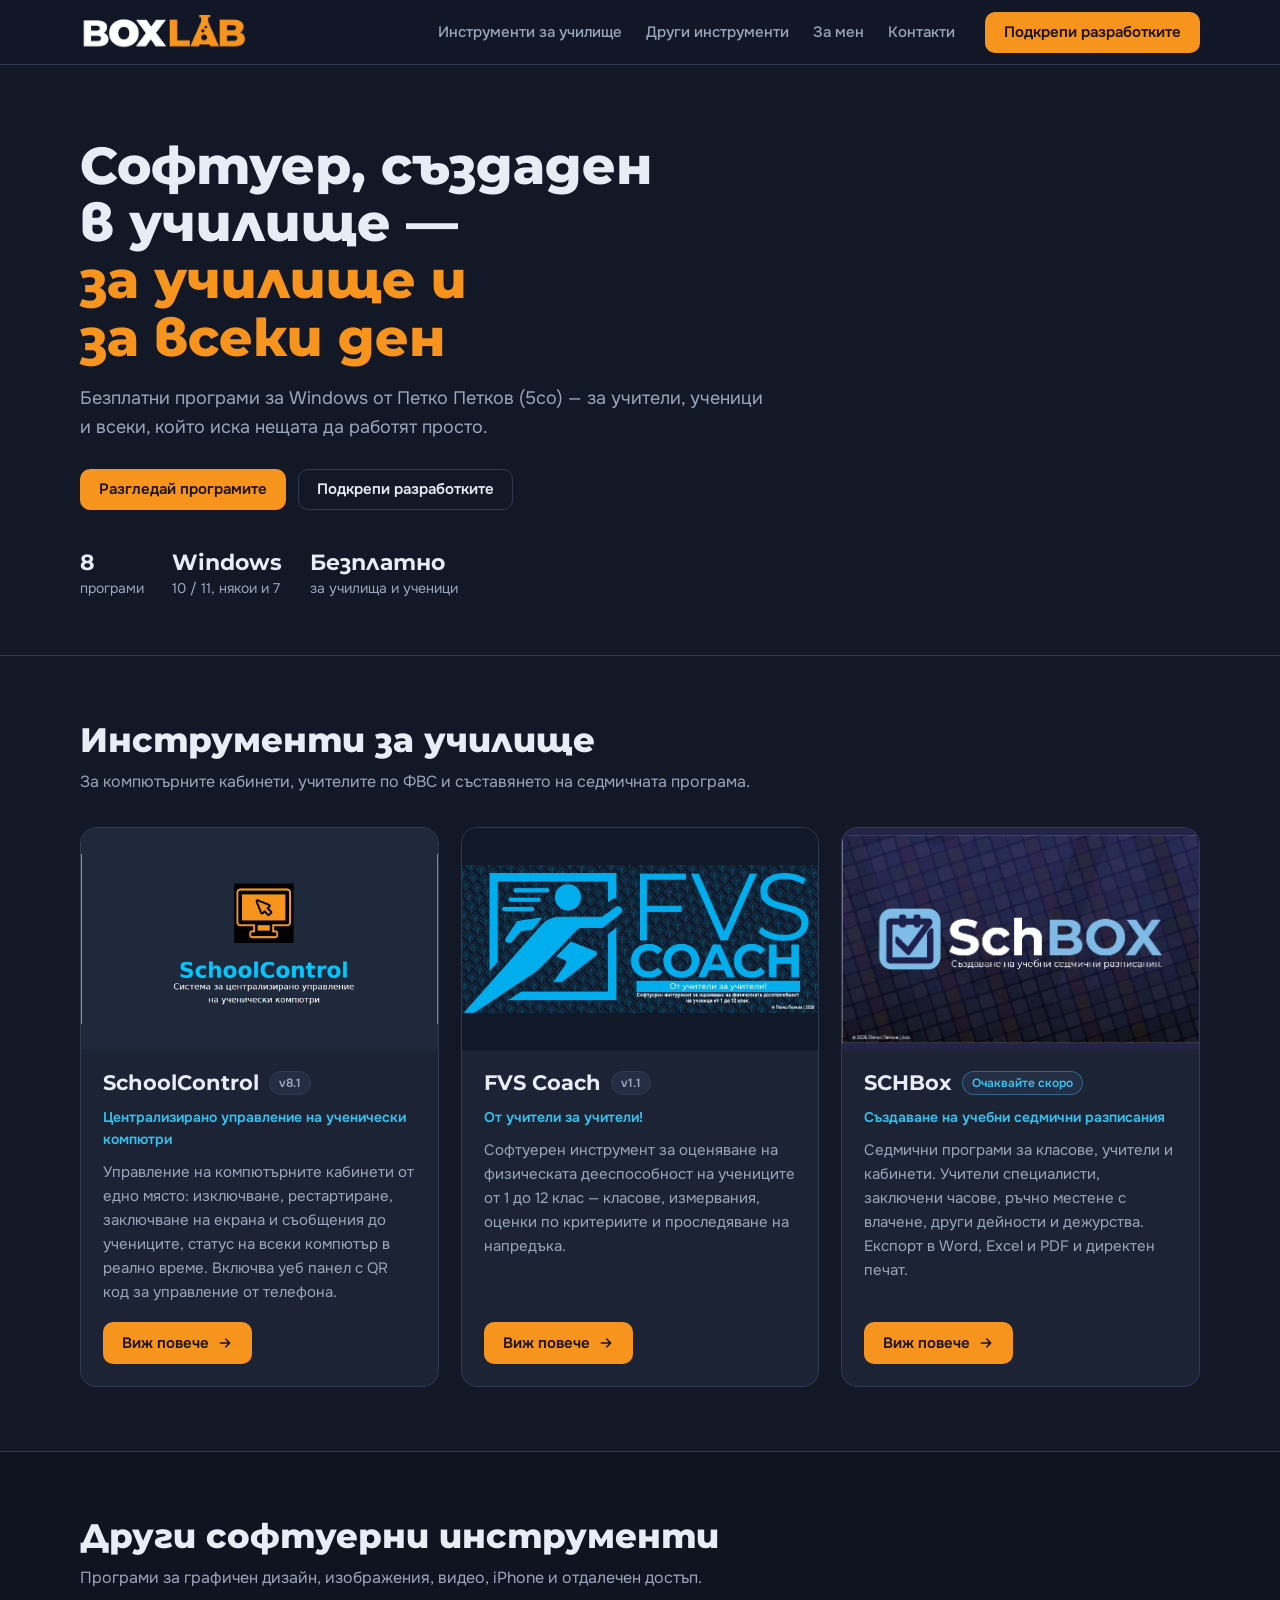
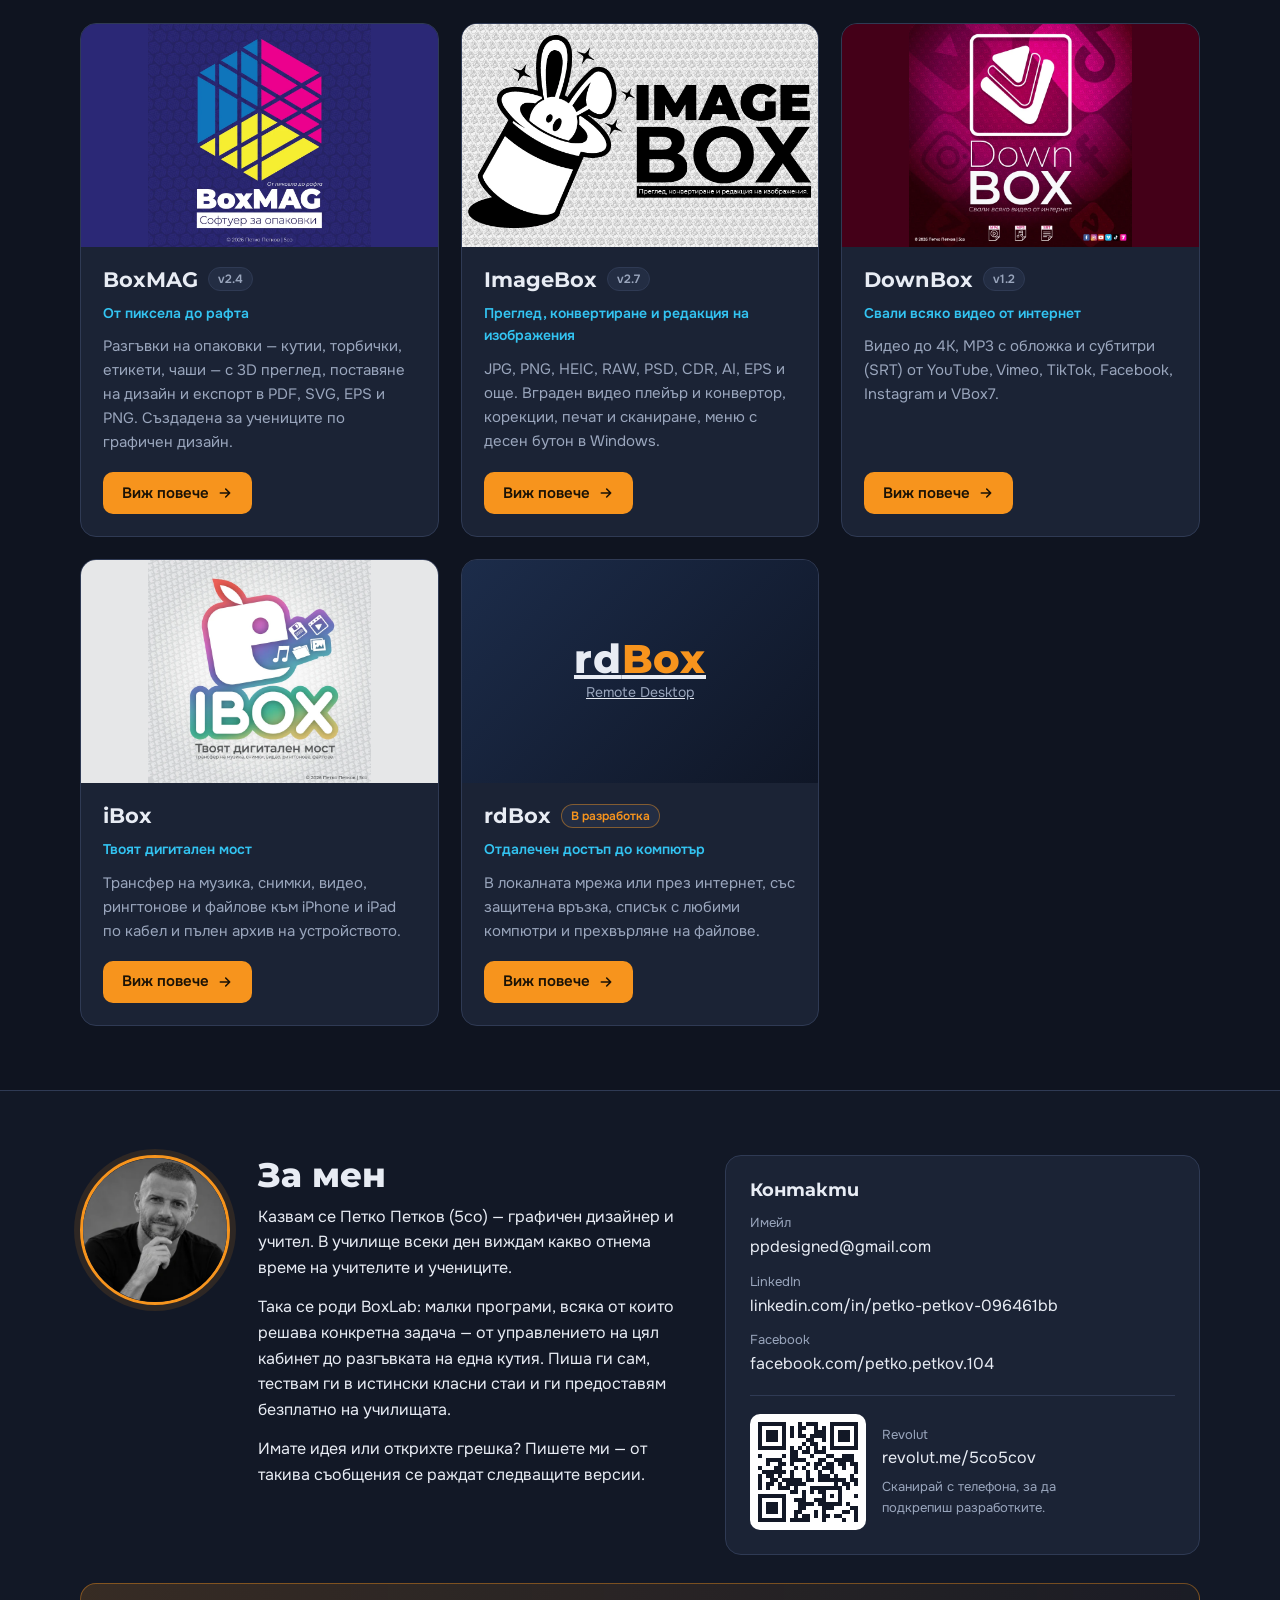
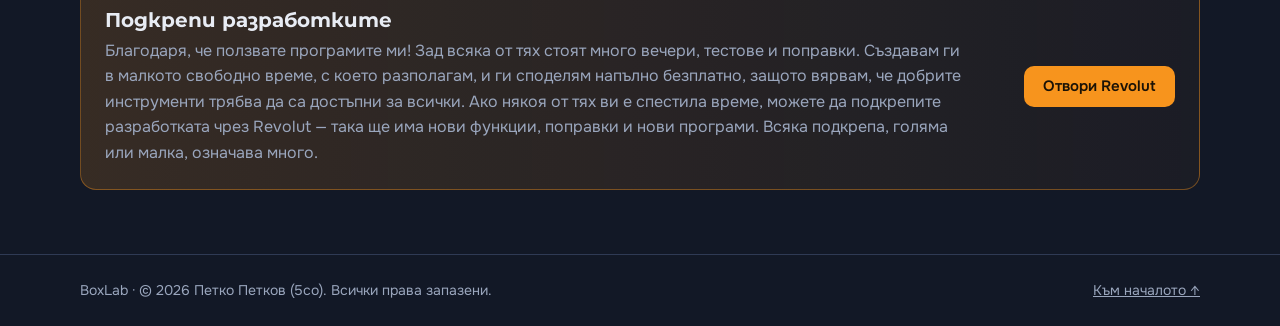
<file: index.html>
<!DOCTYPE html>
<html lang="bg">
<head>
<meta charset="utf-8">
<meta name="viewport" content="width=device-width, initial-scale=1">
<title>BoxLab — програмите на 5co</title>
<meta name="description" content="Безплатни програми за Windows от Петко Петков (5co): SchoolControl, FVS Coach, SCHBox, BoxMAG, ImageBox, DownBox, iBox.">
<link rel="preconnect" href="https://fonts.googleapis.com">
<link rel="preconnect" href="https://fonts.gstatic.com" crossorigin>
<link href="https://fonts.googleapis.com/css2?family=Montserrat:wght@600;700;800&family=Onest:wght@400;500;600&display=swap" rel="stylesheet">
<link rel="stylesheet" href="css/style.css">
<script data-goatcounter="https://5co.goatcounter.com/count" async src="https://gc.zgo.at/count.js"></script>
</head>
<body>
<header class="nav">
  <div class="wrap">
    <a class="brand" href="index.html" aria-label="BoxLab — към началото"><img src="img/boxlab-logo.webp" alt="BoxLab" width="166" height="34"></a>
    <nav aria-label="Основно меню">
      <a href="index.html#school">Инструменти за училище</a>
      <a href="index.html#other">Други инструменти</a>
      <a href="index.html#about">За мен</a>
      <a href="index.html#contact">Контакти</a>
    </nav>
    <a class="btn btn-accent" href="https://revolut.me/5co5cov" target="_blank" rel="noopener" data-goatcounter-click="revolut" data-goatcounter-title="Revolut — подкрепа">Подкрепи разработките</a>
  </div>
</header>

<main id="top">
  <section class="hero">
    <div class="wrap">
      <h1>Софтуер, създаден в училище — <em>за училище и за всеки ден</em></h1>
      <p>Безплатни програми за Windows от Петко Петков (5co) — за учители, ученици и всеки, който иска нещата да работят просто.</p>
      <div class="actions">
        <a class="btn btn-accent" href="#school">Разгледай програмите</a>
        <a class="btn btn-ghost" href="https://revolut.me/5co5cov" target="_blank" rel="noopener" data-goatcounter-click="revolut" data-goatcounter-title="Revolut — подкрепа">Подкрепи разработките</a>
      </div>
      <div class="facts">
        <div><b>8</b>програми</div>
        <div><b>Windows</b>10 / 11, някои и 7</div>
        <div><b>Безплатно</b>за училища и ученици</div>
      </div>
    </div>
  </section>

  <section class="block" id="school">
    <div class="wrap">
      <h2>Инструменти за училище</h2>
      <p class="lead">За компютърните кабинети, учителите по ФВС и съставянето на седмичната програма.</p>
      <div class="grid">
        <article class="card">
          <a class="card-link" href="apps/schoolcontrol.html" tabindex="-1" aria-hidden="true"><div class="shot" style="--shot:#1e293b"><img src="img/schoolcontrol.webp" alt="Splash екран на SchoolControl" loading="lazy"></div></a>
          <div class="body">
            <h3><a href="apps/schoolcontrol.html">SchoolControl</a> <span class="tag">v8.1</span></h3>
            <p class="motto">Централизирано управление на ученически компютри</p>
            <p class="desc">Управление на компютърните кабинети от едно място: изключване, рестартиране, заключване на екрана и съобщения до учениците, статус на всеки компютър в реално време. Включва уеб панел с QR код за управление от телефона.</p>
            <div class="dl">
              <a class="btn btn-accent" href="apps/schoolcontrol.html">Виж повече<svg viewBox="0 0 24 24" fill="none" stroke="currentColor" stroke-width="2.4" stroke-linecap="round" stroke-linejoin="round" aria-hidden="true"><path d="M5 12h14M13 6l6 6-6 6"/></svg></a>
            </div>
          </div>
        </article>
        <article class="card">
          <a class="card-link" href="apps/fvs-coach.html" tabindex="-1" aria-hidden="true"><div class="shot" style="--shot:#111827"><img src="img/fvscoach.webp" alt="Splash екран на FVS Coach" loading="lazy"></div></a>
          <div class="body">
            <h3><a href="apps/fvs-coach.html">FVS Coach</a> <span class="tag">v1.1</span></h3>
            <p class="motto">От учители за учители!</p>
            <p class="desc">Софтуерен инструмент за оценяване на физическата дееспособност на учениците от 1 до 12 клас — класове, измервания, оценки по критериите и проследяване на напредъка.</p>
            <div class="dl">
              <a class="btn btn-accent" href="apps/fvs-coach.html">Виж повече<svg viewBox="0 0 24 24" fill="none" stroke="currentColor" stroke-width="2.4" stroke-linecap="round" stroke-linejoin="round" aria-hidden="true"><path d="M5 12h14M13 6l6 6-6 6"/></svg></a>
            </div>
          </div>
        </article>
        <article class="card">
          <a class="card-link" href="apps/schbox.html" tabindex="-1" aria-hidden="true"><div class="shot" style="--shot:#242449"><img src="img/schbox.webp" alt="Splash екран на SCHBox" loading="lazy"></div></a>
          <div class="body">
            <h3><a href="apps/schbox.html">SCHBox</a> <span class="tag soon">Очаквайте скоро</span></h3>
            <p class="motto">Създаване на учебни седмични разписания</p>
            <p class="desc">Седмични програми за класове, учители и кабинети. Учители специалисти, заключени часове, ръчно местене с влачене, други дейности и дежурства. Експорт в Word, Excel и PDF и директен печат.</p>
            <div class="dl">
              <a class="btn btn-accent" href="apps/schbox.html">Виж повече<svg viewBox="0 0 24 24" fill="none" stroke="currentColor" stroke-width="2.4" stroke-linecap="round" stroke-linejoin="round" aria-hidden="true"><path d="M5 12h14M13 6l6 6-6 6"/></svg></a>
            </div>
          </div>
        </article>
      </div>
    </div>
  </section>

  <section class="block alt" id="other">
    <div class="wrap">
      <h2>Други софтуерни инструменти</h2>
      <p class="lead">Програми за графичен дизайн, изображения, видео, iPhone и отдалечен достъп.</p>
      <div class="grid">
        <article class="card">
          <a class="card-link" href="apps/boxmag.html" tabindex="-1" aria-hidden="true"><div class="shot" style="--shot:#2b2876"><img src="img/boxmag.webp" alt="Splash екран на BoxMAG" loading="lazy"></div></a>
          <div class="body">
            <h3><a href="apps/boxmag.html">BoxMAG</a> <span class="tag">v2.4</span></h3>
            <p class="motto">От пиксела до рафта</p>
            <p class="desc">Разгъвки на опаковки — кутии, торбички, етикети, чаши — с 3D преглед, поставяне на дизайн и експорт в PDF, SVG, EPS и PNG. Създадена за учениците по графичен дизайн.</p>
            <div class="dl">
              <a class="btn btn-accent" href="apps/boxmag.html">Виж повече<svg viewBox="0 0 24 24" fill="none" stroke="currentColor" stroke-width="2.4" stroke-linecap="round" stroke-linejoin="round" aria-hidden="true"><path d="M5 12h14M13 6l6 6-6 6"/></svg></a>
            </div>
          </div>
        </article>
        <article class="card">
          <a class="card-link" href="apps/imagebox.html" tabindex="-1" aria-hidden="true"><div class="shot" style="--shot:#d6d6d6"><img src="img/imagebox.webp" alt="Splash екран на ImageBox" loading="lazy"></div></a>
          <div class="body">
            <h3><a href="apps/imagebox.html">ImageBox</a> <span class="tag">v2.7</span></h3>
            <p class="motto">Преглед, конвертиране и редакция на изображения</p>
            <p class="desc">JPG, PNG, HEIC, RAW, PSD, CDR, AI, EPS и още. Вграден видео плейър и конвертор, корекции, печат и сканиране, меню с десен бутон в Windows.</p>
            <div class="dl">
              <a class="btn btn-accent" href="apps/imagebox.html">Виж повече<svg viewBox="0 0 24 24" fill="none" stroke="currentColor" stroke-width="2.4" stroke-linecap="round" stroke-linejoin="round" aria-hidden="true"><path d="M5 12h14M13 6l6 6-6 6"/></svg></a>
            </div>
          </div>
        </article>
        <article class="card">
          <a class="card-link" href="apps/downbox.html" tabindex="-1" aria-hidden="true"><div class="shot" style="--shot:#440018"><img src="img/downbox.webp" alt="Splash екран на DownBox" loading="lazy"></div></a>
          <div class="body">
            <h3><a href="apps/downbox.html">DownBox</a> <span class="tag">v1.2</span></h3>
            <p class="motto">Свали всяко видео от интернет</p>
            <p class="desc">Видео до 4K, MP3 с обложка и субтитри (SRT) от YouTube, Vimeo, TikTok, Facebook, Instagram и VBox7.</p>
            <div class="dl">
              <a class="btn btn-accent" href="apps/downbox.html">Виж повече<svg viewBox="0 0 24 24" fill="none" stroke="currentColor" stroke-width="2.4" stroke-linecap="round" stroke-linejoin="round" aria-hidden="true"><path d="M5 12h14M13 6l6 6-6 6"/></svg></a>
            </div>
          </div>
        </article>
        <article class="card">
          <a class="card-link" href="apps/ibox.html" tabindex="-1" aria-hidden="true"><div class="shot" style="--shot:#e6e7e8"><img src="img/ibox.webp" alt="Splash екран на iBox" loading="lazy"></div></a>
          <div class="body">
            <h3><a href="apps/ibox.html">iBox</a> </h3>
            <p class="motto">Твоят дигитален мост</p>
            <p class="desc">Трансфер на музика, снимки, видео, рингтонове и файлове към iPhone и iPad по кабел и пълен архив на устройството.</p>
            <div class="dl">
              <a class="btn btn-accent" href="apps/ibox.html">Виж повече<svg viewBox="0 0 24 24" fill="none" stroke="currentColor" stroke-width="2.4" stroke-linecap="round" stroke-linejoin="round" aria-hidden="true"><path d="M5 12h14M13 6l6 6-6 6"/></svg></a>
            </div>
          </div>
        </article>
        <article class="card">
          <a class="card-link" href="apps/rdbox.html" tabindex="-1" aria-hidden="true"><div class="shot rd"><div><b>rd<span>Box</span></b><small>Remote Desktop</small></div></div></a>
          <div class="body">
            <h3><a href="apps/rdbox.html">rdBox</a> <span class="tag dev">В разработка</span></h3>
            <p class="motto">Отдалечен достъп до компютър</p>
            <p class="desc">В локалната мрежа или през интернет, със защитена връзка, списък с любими компютри и прехвърляне на файлове.</p>
            <div class="dl">
              <a class="btn btn-accent" href="apps/rdbox.html">Виж повече<svg viewBox="0 0 24 24" fill="none" stroke="currentColor" stroke-width="2.4" stroke-linecap="round" stroke-linejoin="round" aria-hidden="true"><path d="M5 12h14M13 6l6 6-6 6"/></svg></a>
            </div>
          </div>
        </article>
      </div>
    </div>
  </section>

  <section class="block" id="about">
    <div class="wrap about">
      <div class="me">
        <img class="avatar" src="img/petko.webp" alt="Петко Петков (5co)" width="150" height="150">
        <div>
        <h2>За мен</h2>
        <p>Казвам се Петко Петков (5co) — графичен дизайнер и учител. В училище всеки ден виждам какво отнема време на учителите и учениците.</p>
        <p>Така се роди BoxLab: малки програми, всяка от които решава конкретна задача — от управлението на цял кабинет до разгъвката на една кутия. Пиша ги сам, тествам ги в истински класни стаи и ги предоставям безплатно на училищата.</p>
        <p>Имате идея или открихте грешка? Пишете ми — от такива съобщения се раждат следващите версии.</p>
        </div>
      </div>
      <div class="panel" id="contact">
        <h3>Контакти</h3>
        <ul class="contact-list">
          <li><span>Имейл</span><a href="mailto:ppdesigned@gmail.com">ppdesigned@gmail.com</a></li>
          <li><span>LinkedIn</span><a href="https://www.linkedin.com/in/petko-petkov-096461bb" target="_blank" rel="noopener">linkedin.com/in/petko-petkov-096461bb</a></li>
          <li><span>Facebook</span><a href="https://www.facebook.com/petko.petkov.104" target="_blank" rel="noopener">facebook.com/petko.petkov.104</a></li>
        </ul>
        <div class="qr-box">
          <a href="https://revolut.me/5co5cov" target="_blank" rel="noopener" data-goatcounter-click="revolut" data-goatcounter-title="Revolut — подкрепа"><svg class="qr" viewBox="0 0 29 29" role="img" aria-label="QR код към revolut.me/5co5cov" shape-rendering="crispEdges"><rect width="29" height="29" fill="#fff"/><path d="M2,2h1v1h-1zM3,2h1v1h-1zM4,2h1v1h-1zM5,2h1v1h-1zM6,2h1v1h-1zM7,2h1v1h-1zM8,2h1v1h-1zM12,2h1v1h-1zM14,2h1v1h-1zM15,2h1v1h-1zM16,2h1v1h-1zM20,2h1v1h-1zM21,2h1v1h-1zM22,2h1v1h-1zM23,2h1v1h-1zM24,2h1v1h-1zM25,2h1v1h-1zM26,2h1v1h-1zM2,3h1v1h-1zM8,3h1v1h-1zM10,3h1v1h-1zM12,3h1v1h-1zM13,3h1v1h-1zM16,3h1v1h-1zM18,3h1v1h-1zM20,3h1v1h-1zM26,3h1v1h-1zM2,4h1v1h-1zM4,4h1v1h-1zM5,4h1v1h-1zM6,4h1v1h-1zM8,4h1v1h-1zM10,4h1v1h-1zM12,4h1v1h-1zM16,4h1v1h-1zM17,4h1v1h-1zM18,4h1v1h-1zM20,4h1v1h-1zM22,4h1v1h-1zM23,4h1v1h-1zM24,4h1v1h-1zM26,4h1v1h-1zM2,5h1v1h-1zM4,5h1v1h-1zM5,5h1v1h-1zM6,5h1v1h-1zM8,5h1v1h-1zM10,5h1v1h-1zM12,5h1v1h-1zM13,5h1v1h-1zM15,5h1v1h-1zM16,5h1v1h-1zM17,5h1v1h-1zM18,5h1v1h-1zM20,5h1v1h-1zM22,5h1v1h-1zM23,5h1v1h-1zM24,5h1v1h-1zM26,5h1v1h-1zM2,6h1v1h-1zM4,6h1v1h-1zM5,6h1v1h-1zM6,6h1v1h-1zM8,6h1v1h-1zM14,6h1v1h-1zM15,6h1v1h-1zM18,6h1v1h-1zM20,6h1v1h-1zM22,6h1v1h-1zM23,6h1v1h-1zM24,6h1v1h-1zM26,6h1v1h-1zM2,7h1v1h-1zM8,7h1v1h-1zM13,7h1v1h-1zM15,7h1v1h-1zM16,7h1v1h-1zM20,7h1v1h-1zM26,7h1v1h-1zM2,8h1v1h-1zM3,8h1v1h-1zM4,8h1v1h-1zM5,8h1v1h-1zM6,8h1v1h-1zM7,8h1v1h-1zM8,8h1v1h-1zM10,8h1v1h-1zM12,8h1v1h-1zM14,8h1v1h-1zM16,8h1v1h-1zM18,8h1v1h-1zM20,8h1v1h-1zM21,8h1v1h-1zM22,8h1v1h-1zM23,8h1v1h-1zM24,8h1v1h-1zM25,8h1v1h-1zM26,8h1v1h-1zM10,9h1v1h-1zM11,9h1v1h-1zM13,9h1v1h-1zM14,9h1v1h-1zM16,9h1v1h-1zM17,9h1v1h-1zM18,9h1v1h-1zM2,10h1v1h-1zM8,10h1v1h-1zM10,10h1v1h-1zM11,10h1v1h-1zM15,10h1v1h-1zM19,10h1v1h-1zM20,10h1v1h-1zM23,10h1v1h-1zM24,10h1v1h-1zM25,10h1v1h-1zM4,11h1v1h-1zM5,11h1v1h-1zM6,11h1v1h-1zM7,11h1v1h-1zM10,11h1v1h-1zM11,11h1v1h-1zM12,11h1v1h-1zM13,11h1v1h-1zM17,11h1v1h-1zM18,11h1v1h-1zM21,11h1v1h-1zM22,11h1v1h-1zM23,11h1v1h-1zM24,11h1v1h-1zM25,11h1v1h-1zM4,12h1v1h-1zM7,12h1v1h-1zM8,12h1v1h-1zM10,12h1v1h-1zM14,12h1v1h-1zM16,12h1v1h-1zM17,12h1v1h-1zM19,12h1v1h-1zM20,12h1v1h-1zM22,12h1v1h-1zM23,12h1v1h-1zM25,12h1v1h-1zM26,12h1v1h-1zM2,13h1v1h-1zM6,13h1v1h-1zM7,13h1v1h-1zM11,13h1v1h-1zM13,13h1v1h-1zM16,13h1v1h-1zM18,13h1v1h-1zM19,13h1v1h-1zM20,13h1v1h-1zM23,13h1v1h-1zM26,13h1v1h-1zM3,14h1v1h-1zM4,14h1v1h-1zM5,14h1v1h-1zM6,14h1v1h-1zM7,14h1v1h-1zM8,14h1v1h-1zM10,14h1v1h-1zM14,14h1v1h-1zM17,14h1v1h-1zM20,14h1v1h-1zM26,14h1v1h-1zM2,15h1v1h-1zM4,15h1v1h-1zM5,15h1v1h-1zM7,15h1v1h-1zM10,15h1v1h-1zM14,15h1v1h-1zM17,15h1v1h-1zM18,15h1v1h-1zM19,15h1v1h-1zM21,15h1v1h-1zM25,15h1v1h-1zM2,16h1v1h-1zM5,16h1v1h-1zM6,16h1v1h-1zM8,16h1v1h-1zM9,16h1v1h-1zM10,16h1v1h-1zM11,16h1v1h-1zM12,16h1v1h-1zM14,16h1v1h-1zM15,16h1v1h-1zM17,16h1v1h-1zM18,16h1v1h-1zM19,16h1v1h-1zM20,16h1v1h-1zM21,16h1v1h-1zM22,16h1v1h-1zM23,16h1v1h-1zM25,16h1v1h-1zM26,16h1v1h-1zM2,17h1v1h-1zM4,17h1v1h-1zM5,17h1v1h-1zM7,17h1v1h-1zM9,17h1v1h-1zM10,17h1v1h-1zM11,17h1v1h-1zM12,17h1v1h-1zM13,17h1v1h-1zM21,17h1v1h-1zM23,17h1v1h-1zM24,17h1v1h-1zM26,17h1v1h-1zM2,18h1v1h-1zM4,18h1v1h-1zM7,18h1v1h-1zM8,18h1v1h-1zM9,18h1v1h-1zM11,18h1v1h-1zM15,18h1v1h-1zM16,18h1v1h-1zM17,18h1v1h-1zM18,18h1v1h-1zM19,18h1v1h-1zM20,18h1v1h-1zM21,18h1v1h-1zM22,18h1v1h-1zM24,18h1v1h-1zM10,19h1v1h-1zM11,19h1v1h-1zM13,19h1v1h-1zM15,19h1v1h-1zM17,19h1v1h-1zM18,19h1v1h-1zM22,19h1v1h-1zM2,20h1v1h-1zM3,20h1v1h-1zM4,20h1v1h-1zM5,20h1v1h-1zM6,20h1v1h-1zM7,20h1v1h-1zM8,20h1v1h-1zM13,20h1v1h-1zM18,20h1v1h-1zM20,20h1v1h-1zM22,20h1v1h-1zM26,20h1v1h-1zM2,21h1v1h-1zM8,21h1v1h-1zM11,21h1v1h-1zM12,21h1v1h-1zM13,21h1v1h-1zM16,21h1v1h-1zM17,21h1v1h-1zM18,21h1v1h-1zM22,21h1v1h-1zM2,22h1v1h-1zM4,22h1v1h-1zM5,22h1v1h-1zM6,22h1v1h-1zM8,22h1v1h-1zM12,22h1v1h-1zM13,22h1v1h-1zM14,22h1v1h-1zM15,22h1v1h-1zM17,22h1v1h-1zM18,22h1v1h-1zM19,22h1v1h-1zM20,22h1v1h-1zM21,22h1v1h-1zM22,22h1v1h-1zM24,22h1v1h-1zM2,23h1v1h-1zM4,23h1v1h-1zM5,23h1v1h-1zM6,23h1v1h-1zM8,23h1v1h-1zM12,23h1v1h-1zM13,23h1v1h-1zM18,23h1v1h-1zM19,23h1v1h-1zM20,23h1v1h-1zM25,23h1v1h-1zM26,23h1v1h-1zM2,24h1v1h-1zM4,24h1v1h-1zM5,24h1v1h-1zM6,24h1v1h-1zM8,24h1v1h-1zM11,24h1v1h-1zM12,24h1v1h-1zM16,24h1v1h-1zM18,24h1v1h-1zM23,24h1v1h-1zM24,24h1v1h-1zM26,24h1v1h-1zM2,25h1v1h-1zM8,25h1v1h-1zM11,25h1v1h-1zM13,25h1v1h-1zM14,25h1v1h-1zM16,25h1v1h-1zM18,25h1v1h-1zM19,25h1v1h-1zM21,25h1v1h-1zM22,25h1v1h-1zM26,25h1v1h-1zM2,26h1v1h-1zM3,26h1v1h-1zM4,26h1v1h-1zM5,26h1v1h-1zM6,26h1v1h-1zM7,26h1v1h-1zM8,26h1v1h-1zM10,26h1v1h-1zM11,26h1v1h-1zM12,26h1v1h-1zM13,26h1v1h-1zM14,26h1v1h-1zM18,26h1v1h-1zM23,26h1v1h-1zM26,26h1v1h-1z" fill="#121826"/></svg></a>
          <div><span>Revolut</span><a href="https://revolut.me/5co5cov" target="_blank" rel="noopener" data-goatcounter-click="revolut" data-goatcounter-title="Revolut — подкрепа">revolut.me/5co5cov</a><small>Сканирай с телефона, за да подкрепиш разработките.</small></div>
        </div>
      </div>
    </div>
    <div class="wrap">
      <div class="support">
        <div>
          <h3>Подкрепи разработките</h3>
          <p>Благодаря, че ползвате програмите ми! Зад всяка от тях стоят много вечери, тестове и поправки. Създавам ги в малкото свободно време, с което разполагам, и ги споделям напълно безплатно, защото вярвам, че добрите инструменти трябва да са достъпни за всички. Ако някоя от тях ви е спестила време, можете да подкрепите разработката чрез Revolut — така ще има нови функции, поправки и нови програми. Всяка подкрепа, голяма или малка, означава много.</p>
        </div>
        <a class="btn btn-accent" href="https://revolut.me/5co5cov" target="_blank" rel="noopener" data-goatcounter-click="revolut" data-goatcounter-title="Revolut — подкрепа">Отвори Revolut</a>
      </div>
    </div>
  </section>
</main>
<footer>
  <div class="wrap">
    <span>BoxLab · © 2026 Петко Петков (5co). Всички права запазени.</span>
    <a href="#top">Към началото ↑</a>
  </div>
</footer>
</body>
</html>
</file>
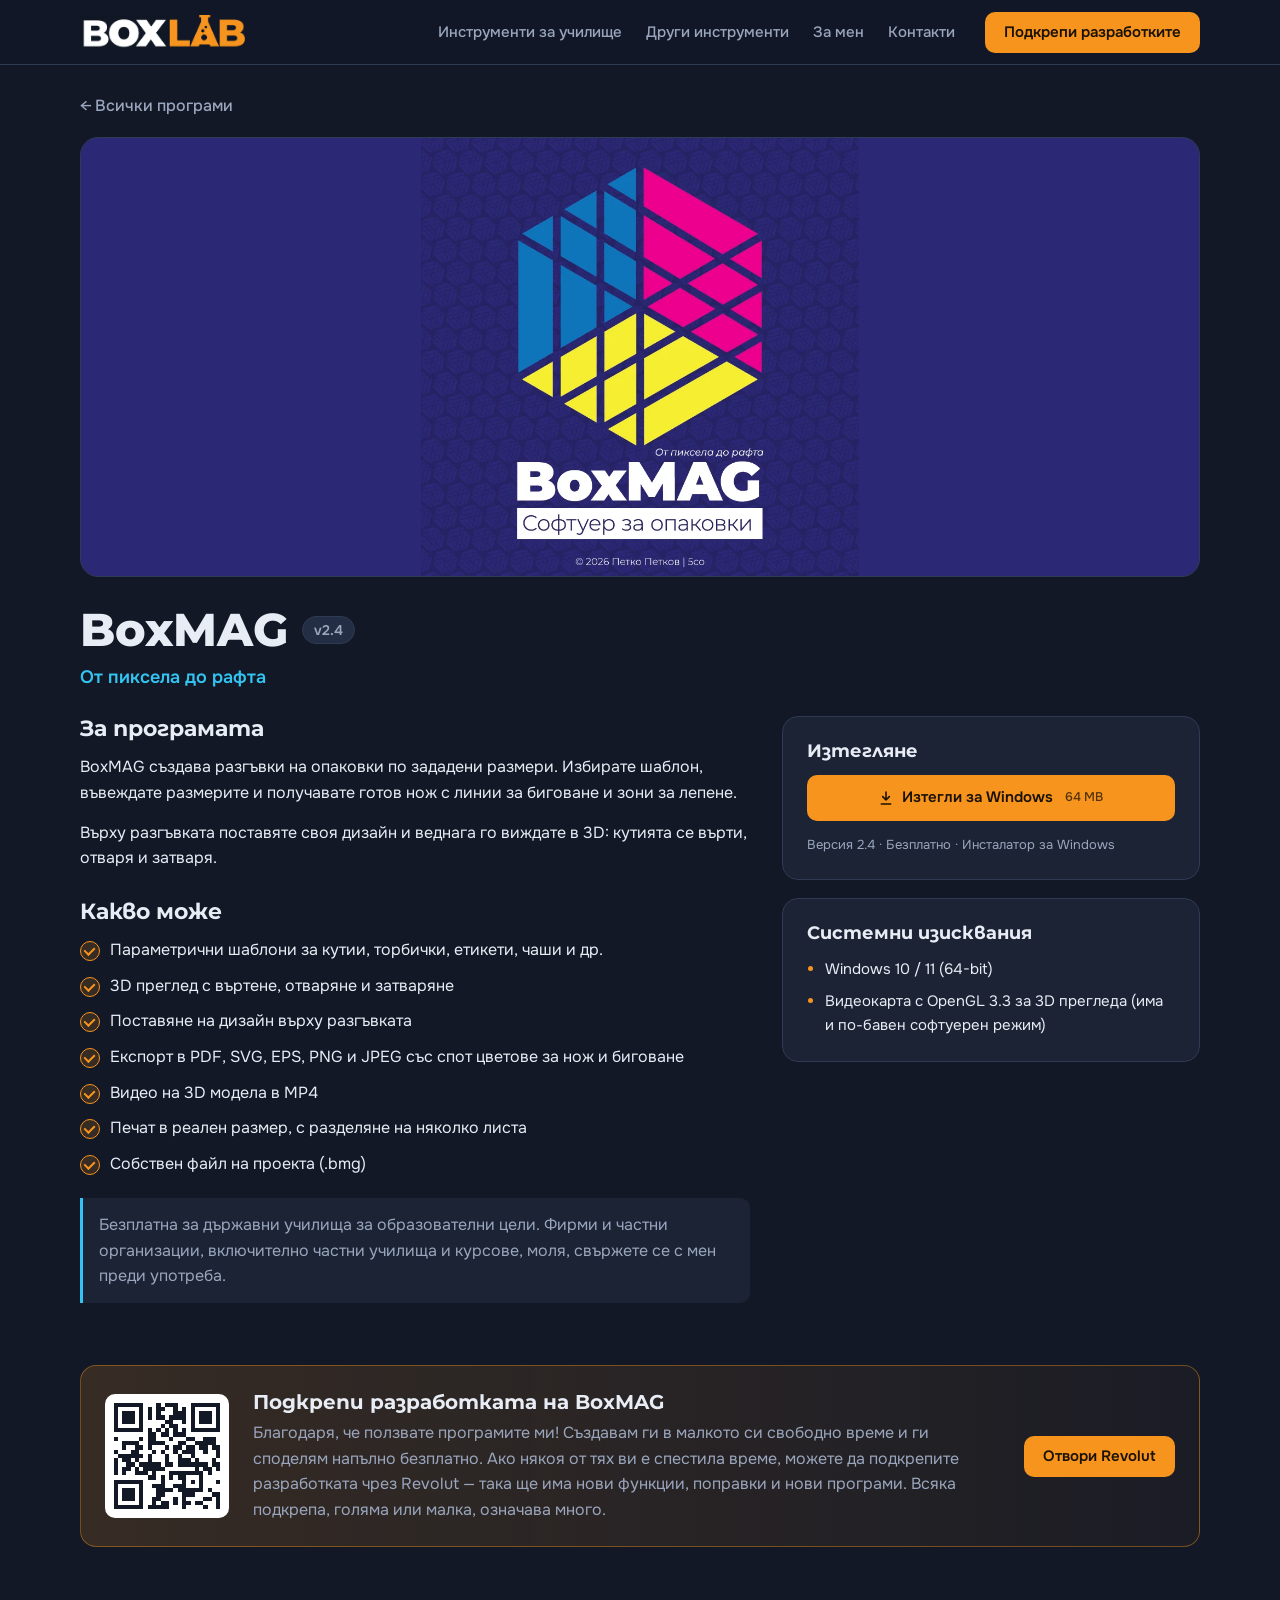
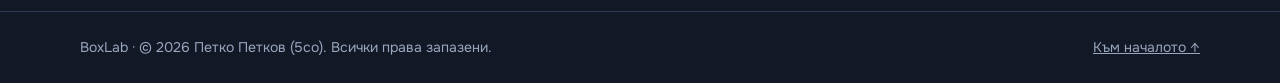
<file: apps/boxmag.html>
<!DOCTYPE html>
<html lang="bg">
<head>
<meta charset="utf-8">
<meta name="viewport" content="width=device-width, initial-scale=1">
<title>BoxMAG — BoxLab</title>
<meta name="description" content="Разгъвки на опаковки — кутии, торбички, етикети, чаши — с 3D преглед, поставяне на дизайн и експорт в PDF, SVG, EPS и PNG. Създадена за учениците по графичен дизайн.">
<link rel="preconnect" href="https://fonts.googleapis.com">
<link rel="preconnect" href="https://fonts.gstatic.com" crossorigin>
<link href="https://fonts.googleapis.com/css2?family=Montserrat:wght@600;700;800&family=Onest:wght@400;500;600&display=swap" rel="stylesheet">
<link rel="stylesheet" href="../css/style.css">
<script data-goatcounter="https://5co.goatcounter.com/count" async src="https://gc.zgo.at/count.js"></script>
</head>
<body>
<header class="nav">
  <div class="wrap">
    <a class="brand" href="../index.html" aria-label="BoxLab — към началото"><img src="../img/boxlab-logo.webp" alt="BoxLab" width="166" height="34"></a>
    <nav aria-label="Основно меню">
      <a href="../index.html#school">Инструменти за училище</a>
      <a href="../index.html#other">Други инструменти</a>
      <a href="../index.html#about">За мен</a>
      <a href="../index.html#contact">Контакти</a>
    </nav>
    <a class="btn btn-accent" href="https://revolut.me/5co5cov" target="_blank" rel="noopener" data-goatcounter-click="revolut" data-goatcounter-title="Revolut — подкрепа">Подкрепи разработките</a>
  </div>
</header>

<main id="top" class="app">
  <div class="wrap">
    <a class="back" href="../index.html#other">← Всички програми</a>
    <div class="shot big" style="--shot:#2b2876"><img src="../img/boxmag.webp" alt="Splash екран на BoxMAG"></div>
    <div class="app-head">
      <h1>BoxMAG <span class="tag">v2.4</span></h1>
      <p class="motto">От пиксела до рафта</p>
    </div>
    <div class="app-grid">
      <div class="app-main">
        <h2>За програмата</h2>
        <p>BoxMAG създава разгъвки на опаковки по зададени размери. Избирате шаблон, въвеждате размерите и получавате готов нож с линии за биговане и зони за лепене.</p><p>Върху разгъвката поставяте своя дизайн и веднага го виждате в 3D: кутията се върти, отваря и затваря.</p>
        <h2>Какво може</h2>
        <ul class="ticks"><li>Параметрични шаблони за кутии, торбички, етикети, чаши и др.</li><li>3D преглед с въртене, отваряне и затваряне</li><li>Поставяне на дизайн върху разгъвката</li><li>Експорт в PDF, SVG, EPS, PNG и JPEG със спот цветове за нож и биговане</li><li>Видео на 3D модела в MP4</li><li>Печат в реален размер, с разделяне на няколко листа</li><li>Собствен файл на проекта (.bmg)</li></ul>
        <p class="note">Безплатна за държавни училища за образователни цели. Фирми и частни организации, включително частни училища и курсове, моля, свържете се с мен преди употреба.</p>
      </div>
      <aside class="app-side">
        <div class="panel">
          <h3>Изтегляне</h3>
          <a class="btn btn-accent wide" href="https://drive.google.com/file/d/1gAkdbxF0jY8W7kGCFCd62C63rsixD9_W/view?usp=drive_link" target="_blank" rel="noopener" data-goatcounter-click="download-boxmag" data-goatcounter-title="Изтегляне: BoxMAG (Изтегли)"><svg viewBox="0 0 24 24" fill="none" stroke="currentColor" stroke-width="2.4" stroke-linecap="round" stroke-linejoin="round" aria-hidden="true"><path d="M12 3v12M7 10l5 5 5-5M5 21h14"/></svg>Изтегли за Windows<small>64 MB</small></a>
          <p class="fine">Версия 2.4 · Безплатно · Инсталатор за Windows</p>
        </div>
        <div class="panel">
          <h3>Системни изисквания</h3>
          <ul class="reqs"><li>Windows 10 / 11 (64-bit)</li><li>Видеокарта с OpenGL 3.3 за 3D прегледа (има и по-бавен софтуерен режим)</li></ul>
        </div>
      </aside>
    </div>

    <div class="support app-support">
      <div class="support-qr"><a href="https://revolut.me/5co5cov" target="_blank" rel="noopener" data-goatcounter-click="revolut" data-goatcounter-title="Revolut — подкрепа"><svg class="qr" viewBox="0 0 29 29" role="img" aria-label="QR код към revolut.me/5co5cov" shape-rendering="crispEdges"><rect width="29" height="29" fill="#fff"/><path d="M2,2h1v1h-1zM3,2h1v1h-1zM4,2h1v1h-1zM5,2h1v1h-1zM6,2h1v1h-1zM7,2h1v1h-1zM8,2h1v1h-1zM12,2h1v1h-1zM14,2h1v1h-1zM15,2h1v1h-1zM16,2h1v1h-1zM20,2h1v1h-1zM21,2h1v1h-1zM22,2h1v1h-1zM23,2h1v1h-1zM24,2h1v1h-1zM25,2h1v1h-1zM26,2h1v1h-1zM2,3h1v1h-1zM8,3h1v1h-1zM10,3h1v1h-1zM12,3h1v1h-1zM13,3h1v1h-1zM16,3h1v1h-1zM18,3h1v1h-1zM20,3h1v1h-1zM26,3h1v1h-1zM2,4h1v1h-1zM4,4h1v1h-1zM5,4h1v1h-1zM6,4h1v1h-1zM8,4h1v1h-1zM10,4h1v1h-1zM12,4h1v1h-1zM16,4h1v1h-1zM17,4h1v1h-1zM18,4h1v1h-1zM20,4h1v1h-1zM22,4h1v1h-1zM23,4h1v1h-1zM24,4h1v1h-1zM26,4h1v1h-1zM2,5h1v1h-1zM4,5h1v1h-1zM5,5h1v1h-1zM6,5h1v1h-1zM8,5h1v1h-1zM10,5h1v1h-1zM12,5h1v1h-1zM13,5h1v1h-1zM15,5h1v1h-1zM16,5h1v1h-1zM17,5h1v1h-1zM18,5h1v1h-1zM20,5h1v1h-1zM22,5h1v1h-1zM23,5h1v1h-1zM24,5h1v1h-1zM26,5h1v1h-1zM2,6h1v1h-1zM4,6h1v1h-1zM5,6h1v1h-1zM6,6h1v1h-1zM8,6h1v1h-1zM14,6h1v1h-1zM15,6h1v1h-1zM18,6h1v1h-1zM20,6h1v1h-1zM22,6h1v1h-1zM23,6h1v1h-1zM24,6h1v1h-1zM26,6h1v1h-1zM2,7h1v1h-1zM8,7h1v1h-1zM13,7h1v1h-1zM15,7h1v1h-1zM16,7h1v1h-1zM20,7h1v1h-1zM26,7h1v1h-1zM2,8h1v1h-1zM3,8h1v1h-1zM4,8h1v1h-1zM5,8h1v1h-1zM6,8h1v1h-1zM7,8h1v1h-1zM8,8h1v1h-1zM10,8h1v1h-1zM12,8h1v1h-1zM14,8h1v1h-1zM16,8h1v1h-1zM18,8h1v1h-1zM20,8h1v1h-1zM21,8h1v1h-1zM22,8h1v1h-1zM23,8h1v1h-1zM24,8h1v1h-1zM25,8h1v1h-1zM26,8h1v1h-1zM10,9h1v1h-1zM11,9h1v1h-1zM13,9h1v1h-1zM14,9h1v1h-1zM16,9h1v1h-1zM17,9h1v1h-1zM18,9h1v1h-1zM2,10h1v1h-1zM8,10h1v1h-1zM10,10h1v1h-1zM11,10h1v1h-1zM15,10h1v1h-1zM19,10h1v1h-1zM20,10h1v1h-1zM23,10h1v1h-1zM24,10h1v1h-1zM25,10h1v1h-1zM4,11h1v1h-1zM5,11h1v1h-1zM6,11h1v1h-1zM7,11h1v1h-1zM10,11h1v1h-1zM11,11h1v1h-1zM12,11h1v1h-1zM13,11h1v1h-1zM17,11h1v1h-1zM18,11h1v1h-1zM21,11h1v1h-1zM22,11h1v1h-1zM23,11h1v1h-1zM24,11h1v1h-1zM25,11h1v1h-1zM4,12h1v1h-1zM7,12h1v1h-1zM8,12h1v1h-1zM10,12h1v1h-1zM14,12h1v1h-1zM16,12h1v1h-1zM17,12h1v1h-1zM19,12h1v1h-1zM20,12h1v1h-1zM22,12h1v1h-1zM23,12h1v1h-1zM25,12h1v1h-1zM26,12h1v1h-1zM2,13h1v1h-1zM6,13h1v1h-1zM7,13h1v1h-1zM11,13h1v1h-1zM13,13h1v1h-1zM16,13h1v1h-1zM18,13h1v1h-1zM19,13h1v1h-1zM20,13h1v1h-1zM23,13h1v1h-1zM26,13h1v1h-1zM3,14h1v1h-1zM4,14h1v1h-1zM5,14h1v1h-1zM6,14h1v1h-1zM7,14h1v1h-1zM8,14h1v1h-1zM10,14h1v1h-1zM14,14h1v1h-1zM17,14h1v1h-1zM20,14h1v1h-1zM26,14h1v1h-1zM2,15h1v1h-1zM4,15h1v1h-1zM5,15h1v1h-1zM7,15h1v1h-1zM10,15h1v1h-1zM14,15h1v1h-1zM17,15h1v1h-1zM18,15h1v1h-1zM19,15h1v1h-1zM21,15h1v1h-1zM25,15h1v1h-1zM2,16h1v1h-1zM5,16h1v1h-1zM6,16h1v1h-1zM8,16h1v1h-1zM9,16h1v1h-1zM10,16h1v1h-1zM11,16h1v1h-1zM12,16h1v1h-1zM14,16h1v1h-1zM15,16h1v1h-1zM17,16h1v1h-1zM18,16h1v1h-1zM19,16h1v1h-1zM20,16h1v1h-1zM21,16h1v1h-1zM22,16h1v1h-1zM23,16h1v1h-1zM25,16h1v1h-1zM26,16h1v1h-1zM2,17h1v1h-1zM4,17h1v1h-1zM5,17h1v1h-1zM7,17h1v1h-1zM9,17h1v1h-1zM10,17h1v1h-1zM11,17h1v1h-1zM12,17h1v1h-1zM13,17h1v1h-1zM21,17h1v1h-1zM23,17h1v1h-1zM24,17h1v1h-1zM26,17h1v1h-1zM2,18h1v1h-1zM4,18h1v1h-1zM7,18h1v1h-1zM8,18h1v1h-1zM9,18h1v1h-1zM11,18h1v1h-1zM15,18h1v1h-1zM16,18h1v1h-1zM17,18h1v1h-1zM18,18h1v1h-1zM19,18h1v1h-1zM20,18h1v1h-1zM21,18h1v1h-1zM22,18h1v1h-1zM24,18h1v1h-1zM10,19h1v1h-1zM11,19h1v1h-1zM13,19h1v1h-1zM15,19h1v1h-1zM17,19h1v1h-1zM18,19h1v1h-1zM22,19h1v1h-1zM2,20h1v1h-1zM3,20h1v1h-1zM4,20h1v1h-1zM5,20h1v1h-1zM6,20h1v1h-1zM7,20h1v1h-1zM8,20h1v1h-1zM13,20h1v1h-1zM18,20h1v1h-1zM20,20h1v1h-1zM22,20h1v1h-1zM26,20h1v1h-1zM2,21h1v1h-1zM8,21h1v1h-1zM11,21h1v1h-1zM12,21h1v1h-1zM13,21h1v1h-1zM16,21h1v1h-1zM17,21h1v1h-1zM18,21h1v1h-1zM22,21h1v1h-1zM2,22h1v1h-1zM4,22h1v1h-1zM5,22h1v1h-1zM6,22h1v1h-1zM8,22h1v1h-1zM12,22h1v1h-1zM13,22h1v1h-1zM14,22h1v1h-1zM15,22h1v1h-1zM17,22h1v1h-1zM18,22h1v1h-1zM19,22h1v1h-1zM20,22h1v1h-1zM21,22h1v1h-1zM22,22h1v1h-1zM24,22h1v1h-1zM2,23h1v1h-1zM4,23h1v1h-1zM5,23h1v1h-1zM6,23h1v1h-1zM8,23h1v1h-1zM12,23h1v1h-1zM13,23h1v1h-1zM18,23h1v1h-1zM19,23h1v1h-1zM20,23h1v1h-1zM25,23h1v1h-1zM26,23h1v1h-1zM2,24h1v1h-1zM4,24h1v1h-1zM5,24h1v1h-1zM6,24h1v1h-1zM8,24h1v1h-1zM11,24h1v1h-1zM12,24h1v1h-1zM16,24h1v1h-1zM18,24h1v1h-1zM23,24h1v1h-1zM24,24h1v1h-1zM26,24h1v1h-1zM2,25h1v1h-1zM8,25h1v1h-1zM11,25h1v1h-1zM13,25h1v1h-1zM14,25h1v1h-1zM16,25h1v1h-1zM18,25h1v1h-1zM19,25h1v1h-1zM21,25h1v1h-1zM22,25h1v1h-1zM26,25h1v1h-1zM2,26h1v1h-1zM3,26h1v1h-1zM4,26h1v1h-1zM5,26h1v1h-1zM6,26h1v1h-1zM7,26h1v1h-1zM8,26h1v1h-1zM10,26h1v1h-1zM11,26h1v1h-1zM12,26h1v1h-1zM13,26h1v1h-1zM14,26h1v1h-1zM18,26h1v1h-1zM23,26h1v1h-1zM26,26h1v1h-1z" fill="#121826"/></svg></a></div>
      <div class="support-text">
        <h3>Подкрепи разработката на BoxMAG</h3>
        <p>Благодаря, че ползвате програмите ми! Създавам ги в малкото си свободно време и ги споделям напълно безплатно. Ако някоя от тях ви е спестила време, можете да подкрепите разработката чрез Revolut — така ще има нови функции, поправки и нови програми. Всяка подкрепа, голяма или малка, означава много.</p>
      </div>
      <a class="btn btn-accent" href="https://revolut.me/5co5cov" target="_blank" rel="noopener" data-goatcounter-click="revolut" data-goatcounter-title="Revolut — подкрепа">Отвори Revolut</a>
    </div>
  </div>
</main>
<footer>
  <div class="wrap">
    <span>BoxLab · © 2026 Петко Петков (5co). Всички права запазени.</span>
    <a href="#top">Към началото ↑</a>
  </div>
</footer>
</body>
</html>
</file>
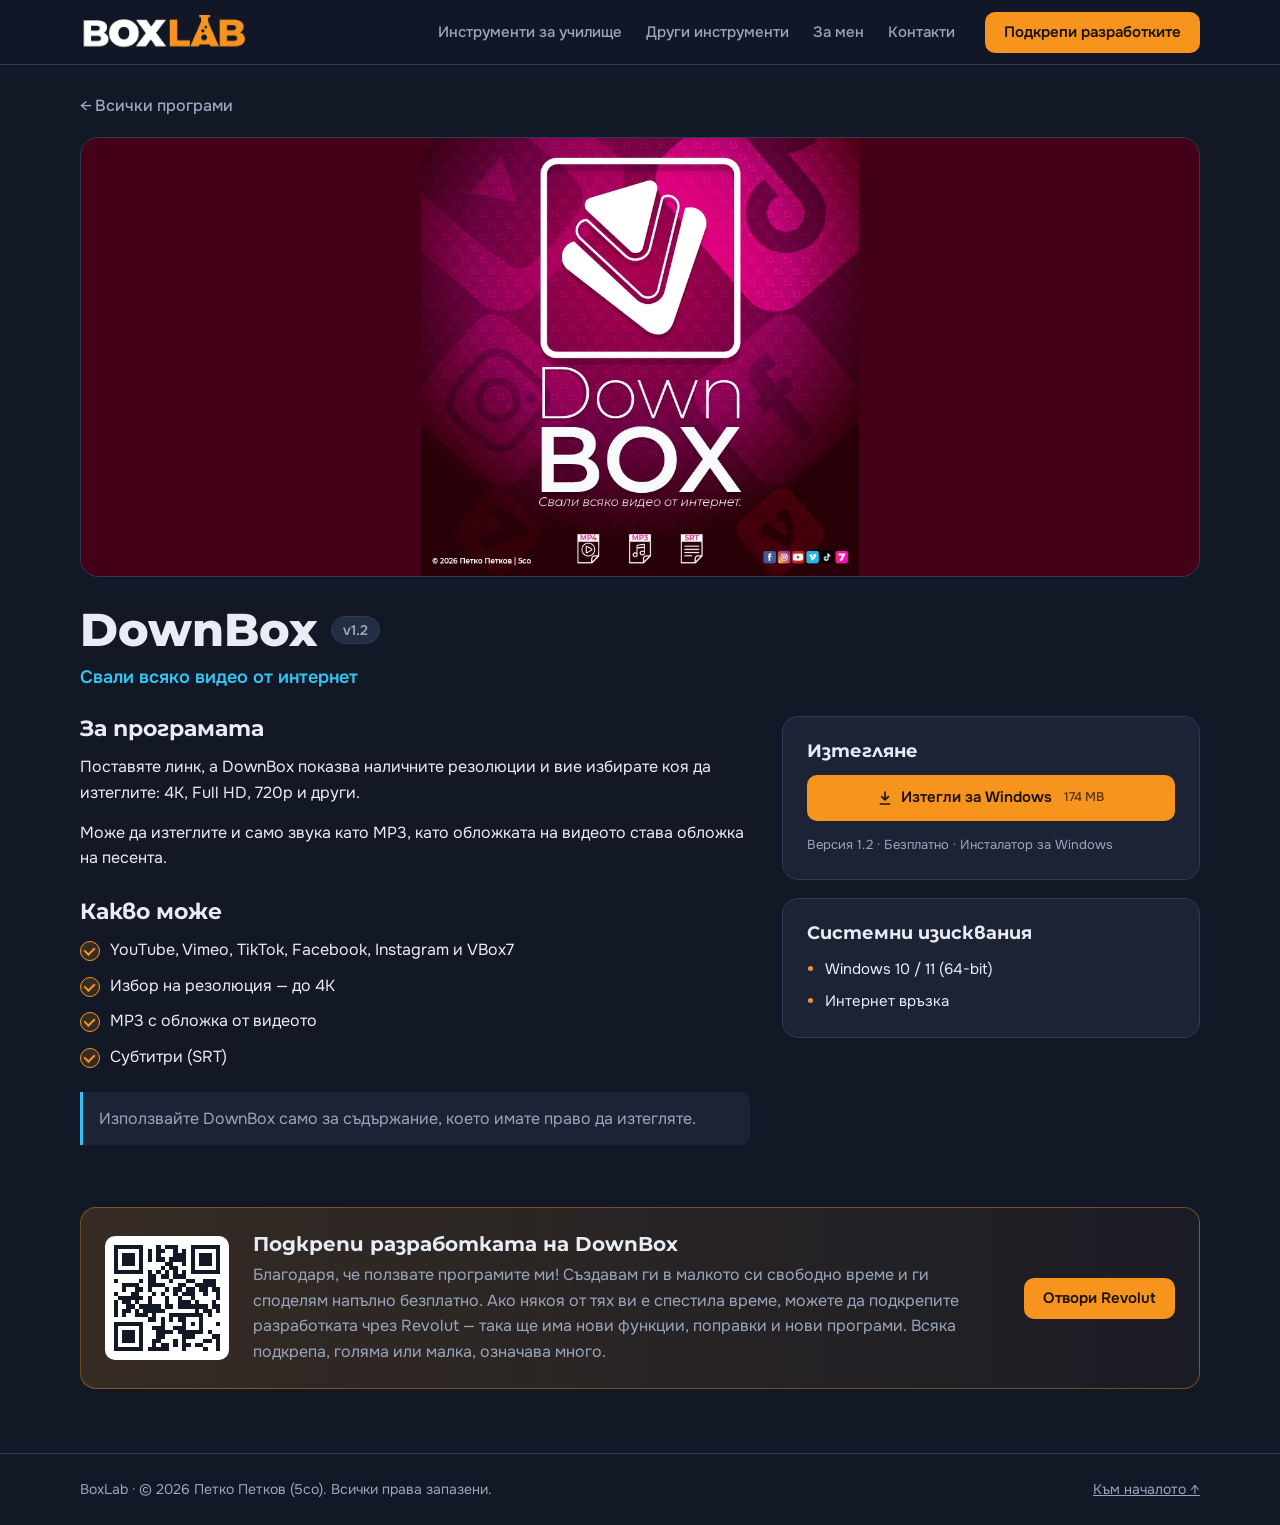
<file: apps/downbox.html>
<!DOCTYPE html>
<html lang="bg">
<head>
<meta charset="utf-8">
<meta name="viewport" content="width=device-width, initial-scale=1">
<title>DownBox — BoxLab</title>
<meta name="description" content="Видео до 4K, MP3 с обложка и субтитри (SRT) от YouTube, Vimeo, TikTok, Facebook, Instagram и VBox7.">
<link rel="preconnect" href="https://fonts.googleapis.com">
<link rel="preconnect" href="https://fonts.gstatic.com" crossorigin>
<link href="https://fonts.googleapis.com/css2?family=Montserrat:wght@600;700;800&family=Onest:wght@400;500;600&display=swap" rel="stylesheet">
<link rel="stylesheet" href="../css/style.css">
<script data-goatcounter="https://5co.goatcounter.com/count" async src="https://gc.zgo.at/count.js"></script>
</head>
<body>
<header class="nav">
  <div class="wrap">
    <a class="brand" href="../index.html" aria-label="BoxLab — към началото"><img src="../img/boxlab-logo.webp" alt="BoxLab" width="166" height="34"></a>
    <nav aria-label="Основно меню">
      <a href="../index.html#school">Инструменти за училище</a>
      <a href="../index.html#other">Други инструменти</a>
      <a href="../index.html#about">За мен</a>
      <a href="../index.html#contact">Контакти</a>
    </nav>
    <a class="btn btn-accent" href="https://revolut.me/5co5cov" target="_blank" rel="noopener" data-goatcounter-click="revolut" data-goatcounter-title="Revolut — подкрепа">Подкрепи разработките</a>
  </div>
</header>

<main id="top" class="app">
  <div class="wrap">
    <a class="back" href="../index.html#other">← Всички програми</a>
    <div class="shot big" style="--shot:#440018"><img src="../img/downbox.webp" alt="Splash екран на DownBox"></div>
    <div class="app-head">
      <h1>DownBox <span class="tag">v1.2</span></h1>
      <p class="motto">Свали всяко видео от интернет</p>
    </div>
    <div class="app-grid">
      <div class="app-main">
        <h2>За програмата</h2>
        <p>Поставяте линк, а DownBox показва наличните резолюции и вие избирате коя да изтеглите: 4K, Full HD, 720p и други.</p><p>Може да изтеглите и само звука като MP3, като обложката на видеото става обложка на песента.</p>
        <h2>Какво може</h2>
        <ul class="ticks"><li>YouTube, Vimeo, TikTok, Facebook, Instagram и VBox7</li><li>Избор на резолюция — до 4K</li><li>MP3 с обложка от видеото</li><li>Субтитри (SRT)</li></ul>
        <p class="note">Използвайте DownBox само за съдържание, което имате право да изтегляте.</p>
      </div>
      <aside class="app-side">
        <div class="panel">
          <h3>Изтегляне</h3>
          <a class="btn btn-accent wide" href="https://drive.google.com/file/d/1Vm9qY-jGfGt747HTL3-gNJ50uSFfgp23/view?usp=drive_link" target="_blank" rel="noopener" data-goatcounter-click="download-downbox" data-goatcounter-title="Изтегляне: DownBox (Изтегли)"><svg viewBox="0 0 24 24" fill="none" stroke="currentColor" stroke-width="2.4" stroke-linecap="round" stroke-linejoin="round" aria-hidden="true"><path d="M12 3v12M7 10l5 5 5-5M5 21h14"/></svg>Изтегли за Windows<small>174 MB</small></a>
          <p class="fine">Версия 1.2 · Безплатно · Инсталатор за Windows</p>
        </div>
        <div class="panel">
          <h3>Системни изисквания</h3>
          <ul class="reqs"><li>Windows 10 / 11 (64-bit)</li><li>Интернет връзка</li></ul>
        </div>
      </aside>
    </div>

    <div class="support app-support">
      <div class="support-qr"><a href="https://revolut.me/5co5cov" target="_blank" rel="noopener" data-goatcounter-click="revolut" data-goatcounter-title="Revolut — подкрепа"><svg class="qr" viewBox="0 0 29 29" role="img" aria-label="QR код към revolut.me/5co5cov" shape-rendering="crispEdges"><rect width="29" height="29" fill="#fff"/><path d="M2,2h1v1h-1zM3,2h1v1h-1zM4,2h1v1h-1zM5,2h1v1h-1zM6,2h1v1h-1zM7,2h1v1h-1zM8,2h1v1h-1zM12,2h1v1h-1zM14,2h1v1h-1zM15,2h1v1h-1zM16,2h1v1h-1zM20,2h1v1h-1zM21,2h1v1h-1zM22,2h1v1h-1zM23,2h1v1h-1zM24,2h1v1h-1zM25,2h1v1h-1zM26,2h1v1h-1zM2,3h1v1h-1zM8,3h1v1h-1zM10,3h1v1h-1zM12,3h1v1h-1zM13,3h1v1h-1zM16,3h1v1h-1zM18,3h1v1h-1zM20,3h1v1h-1zM26,3h1v1h-1zM2,4h1v1h-1zM4,4h1v1h-1zM5,4h1v1h-1zM6,4h1v1h-1zM8,4h1v1h-1zM10,4h1v1h-1zM12,4h1v1h-1zM16,4h1v1h-1zM17,4h1v1h-1zM18,4h1v1h-1zM20,4h1v1h-1zM22,4h1v1h-1zM23,4h1v1h-1zM24,4h1v1h-1zM26,4h1v1h-1zM2,5h1v1h-1zM4,5h1v1h-1zM5,5h1v1h-1zM6,5h1v1h-1zM8,5h1v1h-1zM10,5h1v1h-1zM12,5h1v1h-1zM13,5h1v1h-1zM15,5h1v1h-1zM16,5h1v1h-1zM17,5h1v1h-1zM18,5h1v1h-1zM20,5h1v1h-1zM22,5h1v1h-1zM23,5h1v1h-1zM24,5h1v1h-1zM26,5h1v1h-1zM2,6h1v1h-1zM4,6h1v1h-1zM5,6h1v1h-1zM6,6h1v1h-1zM8,6h1v1h-1zM14,6h1v1h-1zM15,6h1v1h-1zM18,6h1v1h-1zM20,6h1v1h-1zM22,6h1v1h-1zM23,6h1v1h-1zM24,6h1v1h-1zM26,6h1v1h-1zM2,7h1v1h-1zM8,7h1v1h-1zM13,7h1v1h-1zM15,7h1v1h-1zM16,7h1v1h-1zM20,7h1v1h-1zM26,7h1v1h-1zM2,8h1v1h-1zM3,8h1v1h-1zM4,8h1v1h-1zM5,8h1v1h-1zM6,8h1v1h-1zM7,8h1v1h-1zM8,8h1v1h-1zM10,8h1v1h-1zM12,8h1v1h-1zM14,8h1v1h-1zM16,8h1v1h-1zM18,8h1v1h-1zM20,8h1v1h-1zM21,8h1v1h-1zM22,8h1v1h-1zM23,8h1v1h-1zM24,8h1v1h-1zM25,8h1v1h-1zM26,8h1v1h-1zM10,9h1v1h-1zM11,9h1v1h-1zM13,9h1v1h-1zM14,9h1v1h-1zM16,9h1v1h-1zM17,9h1v1h-1zM18,9h1v1h-1zM2,10h1v1h-1zM8,10h1v1h-1zM10,10h1v1h-1zM11,10h1v1h-1zM15,10h1v1h-1zM19,10h1v1h-1zM20,10h1v1h-1zM23,10h1v1h-1zM24,10h1v1h-1zM25,10h1v1h-1zM4,11h1v1h-1zM5,11h1v1h-1zM6,11h1v1h-1zM7,11h1v1h-1zM10,11h1v1h-1zM11,11h1v1h-1zM12,11h1v1h-1zM13,11h1v1h-1zM17,11h1v1h-1zM18,11h1v1h-1zM21,11h1v1h-1zM22,11h1v1h-1zM23,11h1v1h-1zM24,11h1v1h-1zM25,11h1v1h-1zM4,12h1v1h-1zM7,12h1v1h-1zM8,12h1v1h-1zM10,12h1v1h-1zM14,12h1v1h-1zM16,12h1v1h-1zM17,12h1v1h-1zM19,12h1v1h-1zM20,12h1v1h-1zM22,12h1v1h-1zM23,12h1v1h-1zM25,12h1v1h-1zM26,12h1v1h-1zM2,13h1v1h-1zM6,13h1v1h-1zM7,13h1v1h-1zM11,13h1v1h-1zM13,13h1v1h-1zM16,13h1v1h-1zM18,13h1v1h-1zM19,13h1v1h-1zM20,13h1v1h-1zM23,13h1v1h-1zM26,13h1v1h-1zM3,14h1v1h-1zM4,14h1v1h-1zM5,14h1v1h-1zM6,14h1v1h-1zM7,14h1v1h-1zM8,14h1v1h-1zM10,14h1v1h-1zM14,14h1v1h-1zM17,14h1v1h-1zM20,14h1v1h-1zM26,14h1v1h-1zM2,15h1v1h-1zM4,15h1v1h-1zM5,15h1v1h-1zM7,15h1v1h-1zM10,15h1v1h-1zM14,15h1v1h-1zM17,15h1v1h-1zM18,15h1v1h-1zM19,15h1v1h-1zM21,15h1v1h-1zM25,15h1v1h-1zM2,16h1v1h-1zM5,16h1v1h-1zM6,16h1v1h-1zM8,16h1v1h-1zM9,16h1v1h-1zM10,16h1v1h-1zM11,16h1v1h-1zM12,16h1v1h-1zM14,16h1v1h-1zM15,16h1v1h-1zM17,16h1v1h-1zM18,16h1v1h-1zM19,16h1v1h-1zM20,16h1v1h-1zM21,16h1v1h-1zM22,16h1v1h-1zM23,16h1v1h-1zM25,16h1v1h-1zM26,16h1v1h-1zM2,17h1v1h-1zM4,17h1v1h-1zM5,17h1v1h-1zM7,17h1v1h-1zM9,17h1v1h-1zM10,17h1v1h-1zM11,17h1v1h-1zM12,17h1v1h-1zM13,17h1v1h-1zM21,17h1v1h-1zM23,17h1v1h-1zM24,17h1v1h-1zM26,17h1v1h-1zM2,18h1v1h-1zM4,18h1v1h-1zM7,18h1v1h-1zM8,18h1v1h-1zM9,18h1v1h-1zM11,18h1v1h-1zM15,18h1v1h-1zM16,18h1v1h-1zM17,18h1v1h-1zM18,18h1v1h-1zM19,18h1v1h-1zM20,18h1v1h-1zM21,18h1v1h-1zM22,18h1v1h-1zM24,18h1v1h-1zM10,19h1v1h-1zM11,19h1v1h-1zM13,19h1v1h-1zM15,19h1v1h-1zM17,19h1v1h-1zM18,19h1v1h-1zM22,19h1v1h-1zM2,20h1v1h-1zM3,20h1v1h-1zM4,20h1v1h-1zM5,20h1v1h-1zM6,20h1v1h-1zM7,20h1v1h-1zM8,20h1v1h-1zM13,20h1v1h-1zM18,20h1v1h-1zM20,20h1v1h-1zM22,20h1v1h-1zM26,20h1v1h-1zM2,21h1v1h-1zM8,21h1v1h-1zM11,21h1v1h-1zM12,21h1v1h-1zM13,21h1v1h-1zM16,21h1v1h-1zM17,21h1v1h-1zM18,21h1v1h-1zM22,21h1v1h-1zM2,22h1v1h-1zM4,22h1v1h-1zM5,22h1v1h-1zM6,22h1v1h-1zM8,22h1v1h-1zM12,22h1v1h-1zM13,22h1v1h-1zM14,22h1v1h-1zM15,22h1v1h-1zM17,22h1v1h-1zM18,22h1v1h-1zM19,22h1v1h-1zM20,22h1v1h-1zM21,22h1v1h-1zM22,22h1v1h-1zM24,22h1v1h-1zM2,23h1v1h-1zM4,23h1v1h-1zM5,23h1v1h-1zM6,23h1v1h-1zM8,23h1v1h-1zM12,23h1v1h-1zM13,23h1v1h-1zM18,23h1v1h-1zM19,23h1v1h-1zM20,23h1v1h-1zM25,23h1v1h-1zM26,23h1v1h-1zM2,24h1v1h-1zM4,24h1v1h-1zM5,24h1v1h-1zM6,24h1v1h-1zM8,24h1v1h-1zM11,24h1v1h-1zM12,24h1v1h-1zM16,24h1v1h-1zM18,24h1v1h-1zM23,24h1v1h-1zM24,24h1v1h-1zM26,24h1v1h-1zM2,25h1v1h-1zM8,25h1v1h-1zM11,25h1v1h-1zM13,25h1v1h-1zM14,25h1v1h-1zM16,25h1v1h-1zM18,25h1v1h-1zM19,25h1v1h-1zM21,25h1v1h-1zM22,25h1v1h-1zM26,25h1v1h-1zM2,26h1v1h-1zM3,26h1v1h-1zM4,26h1v1h-1zM5,26h1v1h-1zM6,26h1v1h-1zM7,26h1v1h-1zM8,26h1v1h-1zM10,26h1v1h-1zM11,26h1v1h-1zM12,26h1v1h-1zM13,26h1v1h-1zM14,26h1v1h-1zM18,26h1v1h-1zM23,26h1v1h-1zM26,26h1v1h-1z" fill="#121826"/></svg></a></div>
      <div class="support-text">
        <h3>Подкрепи разработката на DownBox</h3>
        <p>Благодаря, че ползвате програмите ми! Създавам ги в малкото си свободно време и ги споделям напълно безплатно. Ако някоя от тях ви е спестила време, можете да подкрепите разработката чрез Revolut — така ще има нови функции, поправки и нови програми. Всяка подкрепа, голяма или малка, означава много.</p>
      </div>
      <a class="btn btn-accent" href="https://revolut.me/5co5cov" target="_blank" rel="noopener" data-goatcounter-click="revolut" data-goatcounter-title="Revolut — подкрепа">Отвори Revolut</a>
    </div>
  </div>
</main>
<footer>
  <div class="wrap">
    <span>BoxLab · © 2026 Петко Петков (5co). Всички права запазени.</span>
    <a href="#top">Към началото ↑</a>
  </div>
</footer>
</body>
</html>
</file>
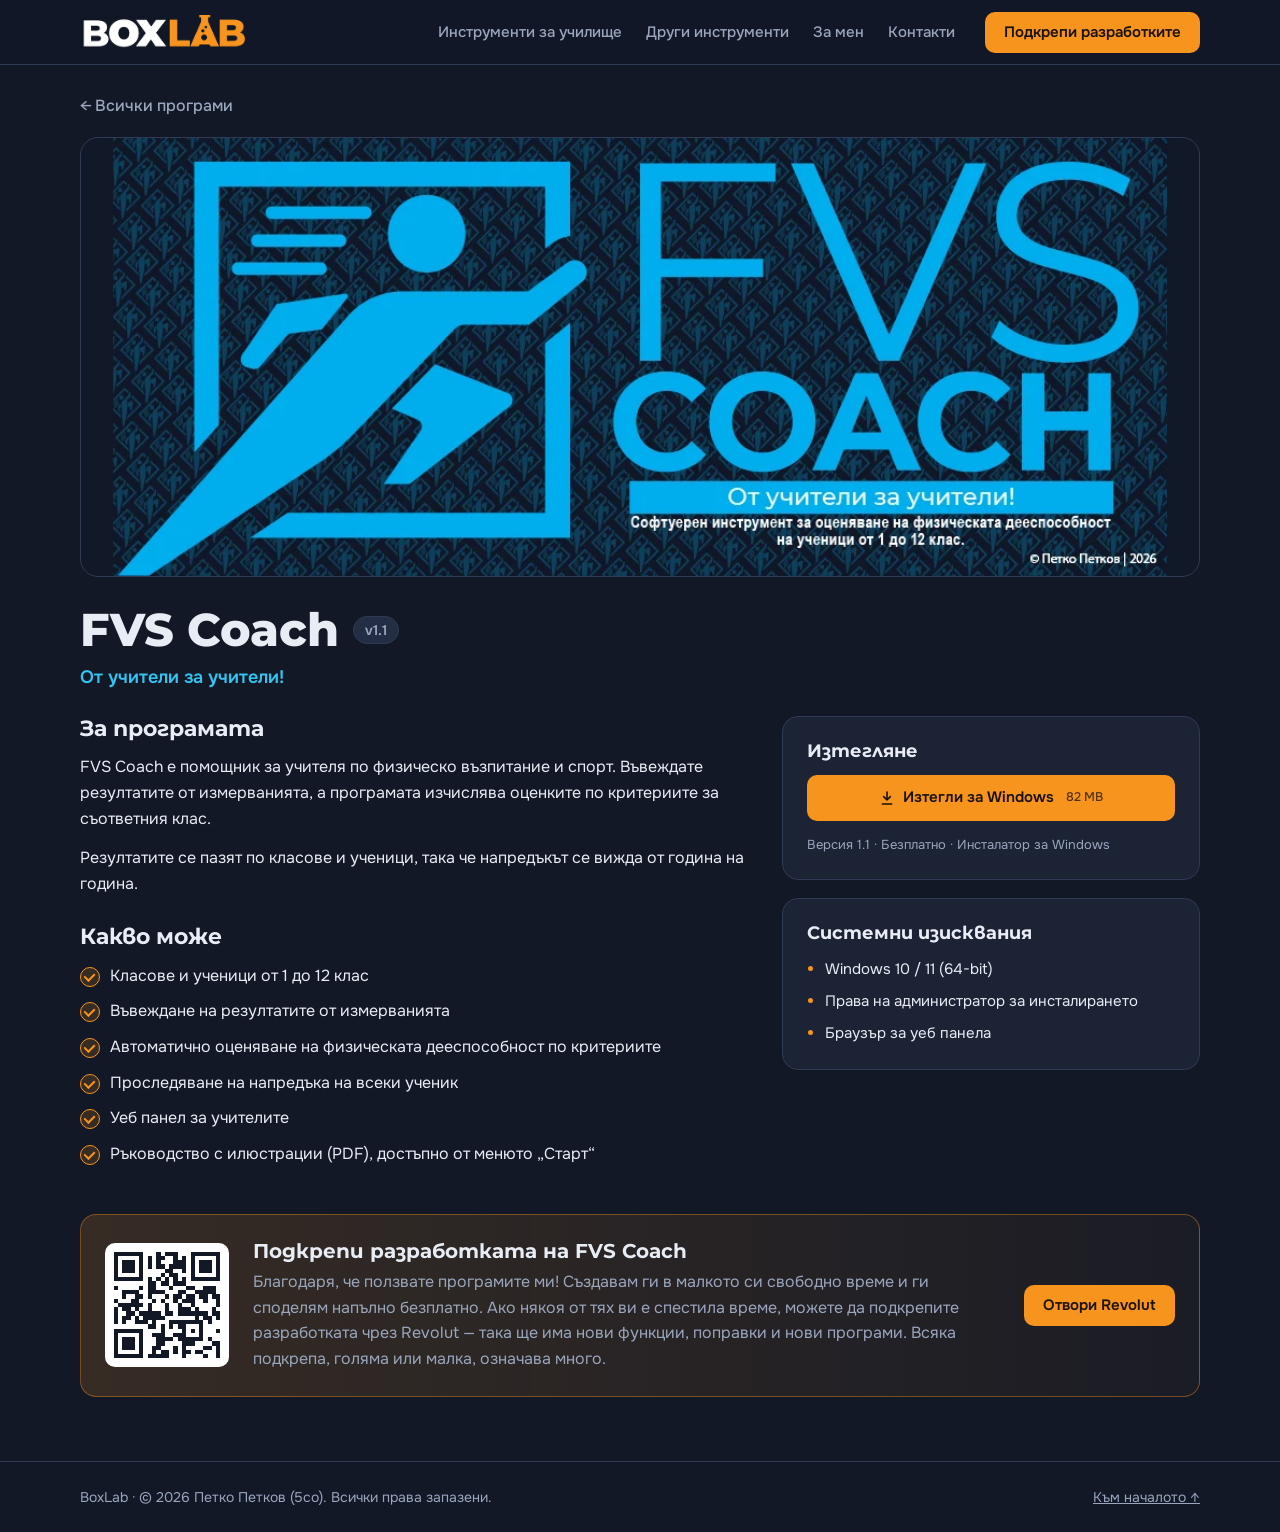
<file: apps/fvs-coach.html>
<!DOCTYPE html>
<html lang="bg">
<head>
<meta charset="utf-8">
<meta name="viewport" content="width=device-width, initial-scale=1">
<title>FVS Coach — BoxLab</title>
<meta name="description" content="Софтуерен инструмент за оценяване на физическата дееспособност на учениците от 1 до 12 клас — класове, измервания, оценки по критериите и проследяване на напредъка.">
<link rel="preconnect" href="https://fonts.googleapis.com">
<link rel="preconnect" href="https://fonts.gstatic.com" crossorigin>
<link href="https://fonts.googleapis.com/css2?family=Montserrat:wght@600;700;800&family=Onest:wght@400;500;600&display=swap" rel="stylesheet">
<link rel="stylesheet" href="../css/style.css">
<script data-goatcounter="https://5co.goatcounter.com/count" async src="https://gc.zgo.at/count.js"></script>
</head>
<body>
<header class="nav">
  <div class="wrap">
    <a class="brand" href="../index.html" aria-label="BoxLab — към началото"><img src="../img/boxlab-logo.webp" alt="BoxLab" width="166" height="34"></a>
    <nav aria-label="Основно меню">
      <a href="../index.html#school">Инструменти за училище</a>
      <a href="../index.html#other">Други инструменти</a>
      <a href="../index.html#about">За мен</a>
      <a href="../index.html#contact">Контакти</a>
    </nav>
    <a class="btn btn-accent" href="https://revolut.me/5co5cov" target="_blank" rel="noopener" data-goatcounter-click="revolut" data-goatcounter-title="Revolut — подкрепа">Подкрепи разработките</a>
  </div>
</header>

<main id="top" class="app">
  <div class="wrap">
    <a class="back" href="../index.html#school">← Всички програми</a>
    <div class="shot big" style="--shot:#111827"><img src="../img/fvscoach.webp" alt="Splash екран на FVS Coach"></div>
    <div class="app-head">
      <h1>FVS Coach <span class="tag">v1.1</span></h1>
      <p class="motto">От учители за учители!</p>
    </div>
    <div class="app-grid">
      <div class="app-main">
        <h2>За програмата</h2>
        <p>FVS Coach е помощник за учителя по физическо възпитание и спорт. Въвеждате резултатите от измерванията, а програмата изчислява оценките по критериите за съответния клас.</p><p>Резултатите се пазят по класове и ученици, така че напредъкът се вижда от година на година.</p>
        <h2>Какво може</h2>
        <ul class="ticks"><li>Класове и ученици от 1 до 12 клас</li><li>Въвеждане на резултатите от измерванията</li><li>Автоматично оценяване на физическата дееспособност по критериите</li><li>Проследяване на напредъка на всеки ученик</li><li>Уеб панел за учителите</li><li>Ръководство с илюстрации (PDF), достъпно от менюто „Старт“</li></ul>
        
      </div>
      <aside class="app-side">
        <div class="panel">
          <h3>Изтегляне</h3>
          <a class="btn btn-accent wide" href="https://drive.google.com/file/d/1Hf_mr8f53ITGiLJ4NSSNK9ZMdFgHavs0/view?usp=drive_link" target="_blank" rel="noopener" data-goatcounter-click="download-fvs-coach" data-goatcounter-title="Изтегляне: FVS Coach (Изтегли)"><svg viewBox="0 0 24 24" fill="none" stroke="currentColor" stroke-width="2.4" stroke-linecap="round" stroke-linejoin="round" aria-hidden="true"><path d="M12 3v12M7 10l5 5 5-5M5 21h14"/></svg>Изтегли за Windows<small>82 MB</small></a>
          <p class="fine">Версия 1.1 · Безплатно · Инсталатор за Windows</p>
        </div>
        <div class="panel">
          <h3>Системни изисквания</h3>
          <ul class="reqs"><li>Windows 10 / 11 (64-bit)</li><li>Права на администратор за инсталирането</li><li>Браузър за уеб панела</li></ul>
        </div>
      </aside>
    </div>

    <div class="support app-support">
      <div class="support-qr"><a href="https://revolut.me/5co5cov" target="_blank" rel="noopener" data-goatcounter-click="revolut" data-goatcounter-title="Revolut — подкрепа"><svg class="qr" viewBox="0 0 29 29" role="img" aria-label="QR код към revolut.me/5co5cov" shape-rendering="crispEdges"><rect width="29" height="29" fill="#fff"/><path d="M2,2h1v1h-1zM3,2h1v1h-1zM4,2h1v1h-1zM5,2h1v1h-1zM6,2h1v1h-1zM7,2h1v1h-1zM8,2h1v1h-1zM12,2h1v1h-1zM14,2h1v1h-1zM15,2h1v1h-1zM16,2h1v1h-1zM20,2h1v1h-1zM21,2h1v1h-1zM22,2h1v1h-1zM23,2h1v1h-1zM24,2h1v1h-1zM25,2h1v1h-1zM26,2h1v1h-1zM2,3h1v1h-1zM8,3h1v1h-1zM10,3h1v1h-1zM12,3h1v1h-1zM13,3h1v1h-1zM16,3h1v1h-1zM18,3h1v1h-1zM20,3h1v1h-1zM26,3h1v1h-1zM2,4h1v1h-1zM4,4h1v1h-1zM5,4h1v1h-1zM6,4h1v1h-1zM8,4h1v1h-1zM10,4h1v1h-1zM12,4h1v1h-1zM16,4h1v1h-1zM17,4h1v1h-1zM18,4h1v1h-1zM20,4h1v1h-1zM22,4h1v1h-1zM23,4h1v1h-1zM24,4h1v1h-1zM26,4h1v1h-1zM2,5h1v1h-1zM4,5h1v1h-1zM5,5h1v1h-1zM6,5h1v1h-1zM8,5h1v1h-1zM10,5h1v1h-1zM12,5h1v1h-1zM13,5h1v1h-1zM15,5h1v1h-1zM16,5h1v1h-1zM17,5h1v1h-1zM18,5h1v1h-1zM20,5h1v1h-1zM22,5h1v1h-1zM23,5h1v1h-1zM24,5h1v1h-1zM26,5h1v1h-1zM2,6h1v1h-1zM4,6h1v1h-1zM5,6h1v1h-1zM6,6h1v1h-1zM8,6h1v1h-1zM14,6h1v1h-1zM15,6h1v1h-1zM18,6h1v1h-1zM20,6h1v1h-1zM22,6h1v1h-1zM23,6h1v1h-1zM24,6h1v1h-1zM26,6h1v1h-1zM2,7h1v1h-1zM8,7h1v1h-1zM13,7h1v1h-1zM15,7h1v1h-1zM16,7h1v1h-1zM20,7h1v1h-1zM26,7h1v1h-1zM2,8h1v1h-1zM3,8h1v1h-1zM4,8h1v1h-1zM5,8h1v1h-1zM6,8h1v1h-1zM7,8h1v1h-1zM8,8h1v1h-1zM10,8h1v1h-1zM12,8h1v1h-1zM14,8h1v1h-1zM16,8h1v1h-1zM18,8h1v1h-1zM20,8h1v1h-1zM21,8h1v1h-1zM22,8h1v1h-1zM23,8h1v1h-1zM24,8h1v1h-1zM25,8h1v1h-1zM26,8h1v1h-1zM10,9h1v1h-1zM11,9h1v1h-1zM13,9h1v1h-1zM14,9h1v1h-1zM16,9h1v1h-1zM17,9h1v1h-1zM18,9h1v1h-1zM2,10h1v1h-1zM8,10h1v1h-1zM10,10h1v1h-1zM11,10h1v1h-1zM15,10h1v1h-1zM19,10h1v1h-1zM20,10h1v1h-1zM23,10h1v1h-1zM24,10h1v1h-1zM25,10h1v1h-1zM4,11h1v1h-1zM5,11h1v1h-1zM6,11h1v1h-1zM7,11h1v1h-1zM10,11h1v1h-1zM11,11h1v1h-1zM12,11h1v1h-1zM13,11h1v1h-1zM17,11h1v1h-1zM18,11h1v1h-1zM21,11h1v1h-1zM22,11h1v1h-1zM23,11h1v1h-1zM24,11h1v1h-1zM25,11h1v1h-1zM4,12h1v1h-1zM7,12h1v1h-1zM8,12h1v1h-1zM10,12h1v1h-1zM14,12h1v1h-1zM16,12h1v1h-1zM17,12h1v1h-1zM19,12h1v1h-1zM20,12h1v1h-1zM22,12h1v1h-1zM23,12h1v1h-1zM25,12h1v1h-1zM26,12h1v1h-1zM2,13h1v1h-1zM6,13h1v1h-1zM7,13h1v1h-1zM11,13h1v1h-1zM13,13h1v1h-1zM16,13h1v1h-1zM18,13h1v1h-1zM19,13h1v1h-1zM20,13h1v1h-1zM23,13h1v1h-1zM26,13h1v1h-1zM3,14h1v1h-1zM4,14h1v1h-1zM5,14h1v1h-1zM6,14h1v1h-1zM7,14h1v1h-1zM8,14h1v1h-1zM10,14h1v1h-1zM14,14h1v1h-1zM17,14h1v1h-1zM20,14h1v1h-1zM26,14h1v1h-1zM2,15h1v1h-1zM4,15h1v1h-1zM5,15h1v1h-1zM7,15h1v1h-1zM10,15h1v1h-1zM14,15h1v1h-1zM17,15h1v1h-1zM18,15h1v1h-1zM19,15h1v1h-1zM21,15h1v1h-1zM25,15h1v1h-1zM2,16h1v1h-1zM5,16h1v1h-1zM6,16h1v1h-1zM8,16h1v1h-1zM9,16h1v1h-1zM10,16h1v1h-1zM11,16h1v1h-1zM12,16h1v1h-1zM14,16h1v1h-1zM15,16h1v1h-1zM17,16h1v1h-1zM18,16h1v1h-1zM19,16h1v1h-1zM20,16h1v1h-1zM21,16h1v1h-1zM22,16h1v1h-1zM23,16h1v1h-1zM25,16h1v1h-1zM26,16h1v1h-1zM2,17h1v1h-1zM4,17h1v1h-1zM5,17h1v1h-1zM7,17h1v1h-1zM9,17h1v1h-1zM10,17h1v1h-1zM11,17h1v1h-1zM12,17h1v1h-1zM13,17h1v1h-1zM21,17h1v1h-1zM23,17h1v1h-1zM24,17h1v1h-1zM26,17h1v1h-1zM2,18h1v1h-1zM4,18h1v1h-1zM7,18h1v1h-1zM8,18h1v1h-1zM9,18h1v1h-1zM11,18h1v1h-1zM15,18h1v1h-1zM16,18h1v1h-1zM17,18h1v1h-1zM18,18h1v1h-1zM19,18h1v1h-1zM20,18h1v1h-1zM21,18h1v1h-1zM22,18h1v1h-1zM24,18h1v1h-1zM10,19h1v1h-1zM11,19h1v1h-1zM13,19h1v1h-1zM15,19h1v1h-1zM17,19h1v1h-1zM18,19h1v1h-1zM22,19h1v1h-1zM2,20h1v1h-1zM3,20h1v1h-1zM4,20h1v1h-1zM5,20h1v1h-1zM6,20h1v1h-1zM7,20h1v1h-1zM8,20h1v1h-1zM13,20h1v1h-1zM18,20h1v1h-1zM20,20h1v1h-1zM22,20h1v1h-1zM26,20h1v1h-1zM2,21h1v1h-1zM8,21h1v1h-1zM11,21h1v1h-1zM12,21h1v1h-1zM13,21h1v1h-1zM16,21h1v1h-1zM17,21h1v1h-1zM18,21h1v1h-1zM22,21h1v1h-1zM2,22h1v1h-1zM4,22h1v1h-1zM5,22h1v1h-1zM6,22h1v1h-1zM8,22h1v1h-1zM12,22h1v1h-1zM13,22h1v1h-1zM14,22h1v1h-1zM15,22h1v1h-1zM17,22h1v1h-1zM18,22h1v1h-1zM19,22h1v1h-1zM20,22h1v1h-1zM21,22h1v1h-1zM22,22h1v1h-1zM24,22h1v1h-1zM2,23h1v1h-1zM4,23h1v1h-1zM5,23h1v1h-1zM6,23h1v1h-1zM8,23h1v1h-1zM12,23h1v1h-1zM13,23h1v1h-1zM18,23h1v1h-1zM19,23h1v1h-1zM20,23h1v1h-1zM25,23h1v1h-1zM26,23h1v1h-1zM2,24h1v1h-1zM4,24h1v1h-1zM5,24h1v1h-1zM6,24h1v1h-1zM8,24h1v1h-1zM11,24h1v1h-1zM12,24h1v1h-1zM16,24h1v1h-1zM18,24h1v1h-1zM23,24h1v1h-1zM24,24h1v1h-1zM26,24h1v1h-1zM2,25h1v1h-1zM8,25h1v1h-1zM11,25h1v1h-1zM13,25h1v1h-1zM14,25h1v1h-1zM16,25h1v1h-1zM18,25h1v1h-1zM19,25h1v1h-1zM21,25h1v1h-1zM22,25h1v1h-1zM26,25h1v1h-1zM2,26h1v1h-1zM3,26h1v1h-1zM4,26h1v1h-1zM5,26h1v1h-1zM6,26h1v1h-1zM7,26h1v1h-1zM8,26h1v1h-1zM10,26h1v1h-1zM11,26h1v1h-1zM12,26h1v1h-1zM13,26h1v1h-1zM14,26h1v1h-1zM18,26h1v1h-1zM23,26h1v1h-1zM26,26h1v1h-1z" fill="#121826"/></svg></a></div>
      <div class="support-text">
        <h3>Подкрепи разработката на FVS Coach</h3>
        <p>Благодаря, че ползвате програмите ми! Създавам ги в малкото си свободно време и ги споделям напълно безплатно. Ако някоя от тях ви е спестила време, можете да подкрепите разработката чрез Revolut — така ще има нови функции, поправки и нови програми. Всяка подкрепа, голяма или малка, означава много.</p>
      </div>
      <a class="btn btn-accent" href="https://revolut.me/5co5cov" target="_blank" rel="noopener" data-goatcounter-click="revolut" data-goatcounter-title="Revolut — подкрепа">Отвори Revolut</a>
    </div>
  </div>
</main>
<footer>
  <div class="wrap">
    <span>BoxLab · © 2026 Петко Петков (5co). Всички права запазени.</span>
    <a href="#top">Към началото ↑</a>
  </div>
</footer>
</body>
</html>
</file>
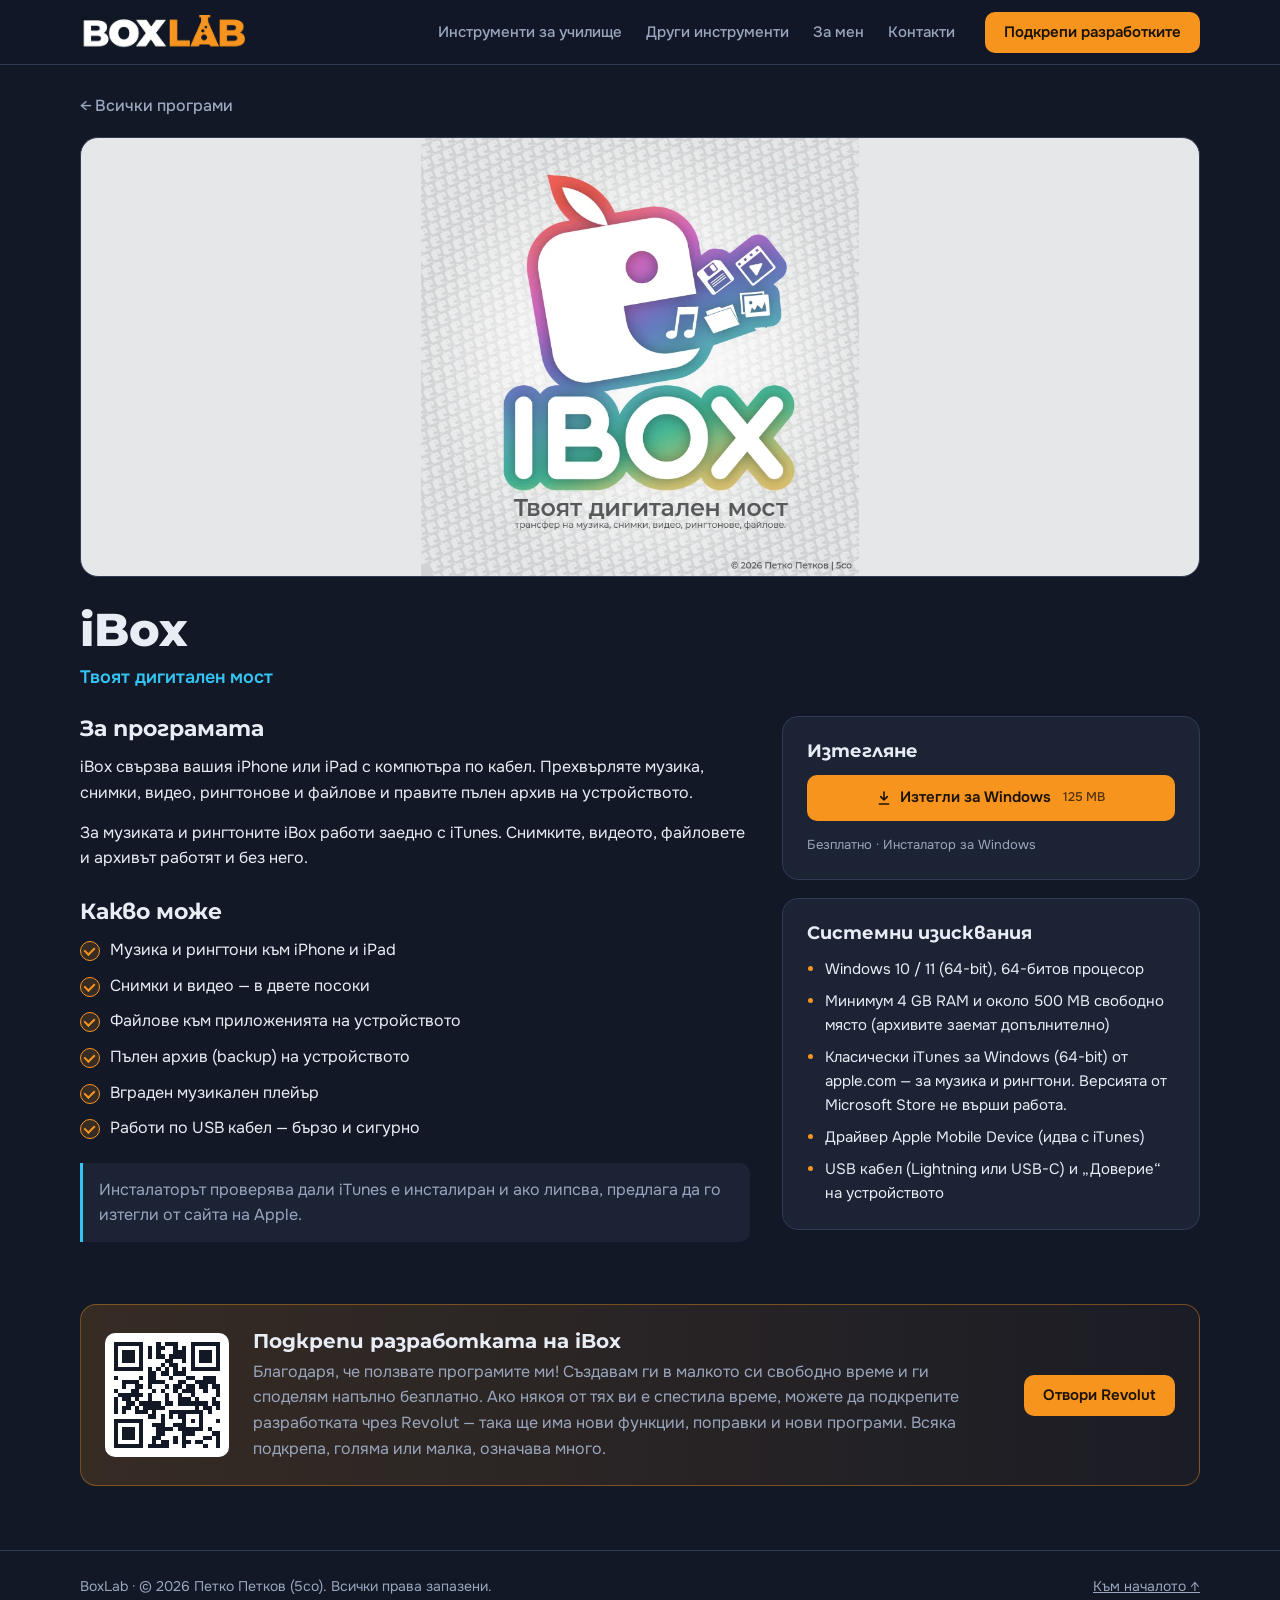
<file: apps/ibox.html>
<!DOCTYPE html>
<html lang="bg">
<head>
<meta charset="utf-8">
<meta name="viewport" content="width=device-width, initial-scale=1">
<title>iBox — BoxLab</title>
<meta name="description" content="Трансфер на музика, снимки, видео, рингтонове и файлове към iPhone и iPad по кабел и пълен архив на устройството.">
<link rel="preconnect" href="https://fonts.googleapis.com">
<link rel="preconnect" href="https://fonts.gstatic.com" crossorigin>
<link href="https://fonts.googleapis.com/css2?family=Montserrat:wght@600;700;800&family=Onest:wght@400;500;600&display=swap" rel="stylesheet">
<link rel="stylesheet" href="../css/style.css">
<script data-goatcounter="https://5co.goatcounter.com/count" async src="https://gc.zgo.at/count.js"></script>
</head>
<body>
<header class="nav">
  <div class="wrap">
    <a class="brand" href="../index.html" aria-label="BoxLab — към началото"><img src="../img/boxlab-logo.webp" alt="BoxLab" width="166" height="34"></a>
    <nav aria-label="Основно меню">
      <a href="../index.html#school">Инструменти за училище</a>
      <a href="../index.html#other">Други инструменти</a>
      <a href="../index.html#about">За мен</a>
      <a href="../index.html#contact">Контакти</a>
    </nav>
    <a class="btn btn-accent" href="https://revolut.me/5co5cov" target="_blank" rel="noopener" data-goatcounter-click="revolut" data-goatcounter-title="Revolut — подкрепа">Подкрепи разработките</a>
  </div>
</header>

<main id="top" class="app">
  <div class="wrap">
    <a class="back" href="../index.html#other">← Всички програми</a>
    <div class="shot big" style="--shot:#e6e7e8"><img src="../img/ibox.webp" alt="Splash екран на iBox"></div>
    <div class="app-head">
      <h1>iBox </h1>
      <p class="motto">Твоят дигитален мост</p>
    </div>
    <div class="app-grid">
      <div class="app-main">
        <h2>За програмата</h2>
        <p>iBox свързва вашия iPhone или iPad с компютъра по кабел. Прехвърляте музика, снимки, видео, рингтонове и файлове и правите пълен архив на устройството.</p><p>За музиката и рингтоните iBox работи заедно с iTunes. Снимките, видеото, файловете и архивът работят и без него.</p>
        <h2>Какво може</h2>
        <ul class="ticks"><li>Музика и рингтони към iPhone и iPad</li><li>Снимки и видео — в двете посоки</li><li>Файлове към приложенията на устройството</li><li>Пълен архив (backup) на устройството</li><li>Вграден музикален плейър</li><li>Работи по USB кабел — бързо и сигурно</li></ul>
        <p class="note">Инсталаторът проверява дали iTunes е инсталиран и ако липсва, предлага да го изтегли от сайта на Apple.</p>
      </div>
      <aside class="app-side">
        <div class="panel">
          <h3>Изтегляне</h3>
          <a class="btn btn-accent wide" href="https://drive.google.com/file/d/19aaS3BB-kCN-iVnfD7NAsqAmKjWdIBgS/view?usp=drive_link" target="_blank" rel="noopener" data-goatcounter-click="download-ibox" data-goatcounter-title="Изтегляне: iBox (Изтегли)"><svg viewBox="0 0 24 24" fill="none" stroke="currentColor" stroke-width="2.4" stroke-linecap="round" stroke-linejoin="round" aria-hidden="true"><path d="M12 3v12M7 10l5 5 5-5M5 21h14"/></svg>Изтегли за Windows<small>125 MB</small></a>
          <p class="fine">Безплатно · Инсталатор за Windows</p>
        </div>
        <div class="panel">
          <h3>Системни изисквания</h3>
          <ul class="reqs"><li>Windows 10 / 11 (64-bit), 64-битов процесор</li><li>Минимум 4 GB RAM и около 500 MB свободно място (архивите заемат допълнително)</li><li>Класически iTunes за Windows (64-bit) от apple.com — за музика и рингтони. Версията от Microsoft Store не върши работа.</li><li>Драйвер Apple Mobile Device (идва с iTunes)</li><li>USB кабел (Lightning или USB-C) и „Доверие“ на устройството</li></ul>
        </div>
      </aside>
    </div>

    <div class="support app-support">
      <div class="support-qr"><a href="https://revolut.me/5co5cov" target="_blank" rel="noopener" data-goatcounter-click="revolut" data-goatcounter-title="Revolut — подкрепа"><svg class="qr" viewBox="0 0 29 29" role="img" aria-label="QR код към revolut.me/5co5cov" shape-rendering="crispEdges"><rect width="29" height="29" fill="#fff"/><path d="M2,2h1v1h-1zM3,2h1v1h-1zM4,2h1v1h-1zM5,2h1v1h-1zM6,2h1v1h-1zM7,2h1v1h-1zM8,2h1v1h-1zM12,2h1v1h-1zM14,2h1v1h-1zM15,2h1v1h-1zM16,2h1v1h-1zM20,2h1v1h-1zM21,2h1v1h-1zM22,2h1v1h-1zM23,2h1v1h-1zM24,2h1v1h-1zM25,2h1v1h-1zM26,2h1v1h-1zM2,3h1v1h-1zM8,3h1v1h-1zM10,3h1v1h-1zM12,3h1v1h-1zM13,3h1v1h-1zM16,3h1v1h-1zM18,3h1v1h-1zM20,3h1v1h-1zM26,3h1v1h-1zM2,4h1v1h-1zM4,4h1v1h-1zM5,4h1v1h-1zM6,4h1v1h-1zM8,4h1v1h-1zM10,4h1v1h-1zM12,4h1v1h-1zM16,4h1v1h-1zM17,4h1v1h-1zM18,4h1v1h-1zM20,4h1v1h-1zM22,4h1v1h-1zM23,4h1v1h-1zM24,4h1v1h-1zM26,4h1v1h-1zM2,5h1v1h-1zM4,5h1v1h-1zM5,5h1v1h-1zM6,5h1v1h-1zM8,5h1v1h-1zM10,5h1v1h-1zM12,5h1v1h-1zM13,5h1v1h-1zM15,5h1v1h-1zM16,5h1v1h-1zM17,5h1v1h-1zM18,5h1v1h-1zM20,5h1v1h-1zM22,5h1v1h-1zM23,5h1v1h-1zM24,5h1v1h-1zM26,5h1v1h-1zM2,6h1v1h-1zM4,6h1v1h-1zM5,6h1v1h-1zM6,6h1v1h-1zM8,6h1v1h-1zM14,6h1v1h-1zM15,6h1v1h-1zM18,6h1v1h-1zM20,6h1v1h-1zM22,6h1v1h-1zM23,6h1v1h-1zM24,6h1v1h-1zM26,6h1v1h-1zM2,7h1v1h-1zM8,7h1v1h-1zM13,7h1v1h-1zM15,7h1v1h-1zM16,7h1v1h-1zM20,7h1v1h-1zM26,7h1v1h-1zM2,8h1v1h-1zM3,8h1v1h-1zM4,8h1v1h-1zM5,8h1v1h-1zM6,8h1v1h-1zM7,8h1v1h-1zM8,8h1v1h-1zM10,8h1v1h-1zM12,8h1v1h-1zM14,8h1v1h-1zM16,8h1v1h-1zM18,8h1v1h-1zM20,8h1v1h-1zM21,8h1v1h-1zM22,8h1v1h-1zM23,8h1v1h-1zM24,8h1v1h-1zM25,8h1v1h-1zM26,8h1v1h-1zM10,9h1v1h-1zM11,9h1v1h-1zM13,9h1v1h-1zM14,9h1v1h-1zM16,9h1v1h-1zM17,9h1v1h-1zM18,9h1v1h-1zM2,10h1v1h-1zM8,10h1v1h-1zM10,10h1v1h-1zM11,10h1v1h-1zM15,10h1v1h-1zM19,10h1v1h-1zM20,10h1v1h-1zM23,10h1v1h-1zM24,10h1v1h-1zM25,10h1v1h-1zM4,11h1v1h-1zM5,11h1v1h-1zM6,11h1v1h-1zM7,11h1v1h-1zM10,11h1v1h-1zM11,11h1v1h-1zM12,11h1v1h-1zM13,11h1v1h-1zM17,11h1v1h-1zM18,11h1v1h-1zM21,11h1v1h-1zM22,11h1v1h-1zM23,11h1v1h-1zM24,11h1v1h-1zM25,11h1v1h-1zM4,12h1v1h-1zM7,12h1v1h-1zM8,12h1v1h-1zM10,12h1v1h-1zM14,12h1v1h-1zM16,12h1v1h-1zM17,12h1v1h-1zM19,12h1v1h-1zM20,12h1v1h-1zM22,12h1v1h-1zM23,12h1v1h-1zM25,12h1v1h-1zM26,12h1v1h-1zM2,13h1v1h-1zM6,13h1v1h-1zM7,13h1v1h-1zM11,13h1v1h-1zM13,13h1v1h-1zM16,13h1v1h-1zM18,13h1v1h-1zM19,13h1v1h-1zM20,13h1v1h-1zM23,13h1v1h-1zM26,13h1v1h-1zM3,14h1v1h-1zM4,14h1v1h-1zM5,14h1v1h-1zM6,14h1v1h-1zM7,14h1v1h-1zM8,14h1v1h-1zM10,14h1v1h-1zM14,14h1v1h-1zM17,14h1v1h-1zM20,14h1v1h-1zM26,14h1v1h-1zM2,15h1v1h-1zM4,15h1v1h-1zM5,15h1v1h-1zM7,15h1v1h-1zM10,15h1v1h-1zM14,15h1v1h-1zM17,15h1v1h-1zM18,15h1v1h-1zM19,15h1v1h-1zM21,15h1v1h-1zM25,15h1v1h-1zM2,16h1v1h-1zM5,16h1v1h-1zM6,16h1v1h-1zM8,16h1v1h-1zM9,16h1v1h-1zM10,16h1v1h-1zM11,16h1v1h-1zM12,16h1v1h-1zM14,16h1v1h-1zM15,16h1v1h-1zM17,16h1v1h-1zM18,16h1v1h-1zM19,16h1v1h-1zM20,16h1v1h-1zM21,16h1v1h-1zM22,16h1v1h-1zM23,16h1v1h-1zM25,16h1v1h-1zM26,16h1v1h-1zM2,17h1v1h-1zM4,17h1v1h-1zM5,17h1v1h-1zM7,17h1v1h-1zM9,17h1v1h-1zM10,17h1v1h-1zM11,17h1v1h-1zM12,17h1v1h-1zM13,17h1v1h-1zM21,17h1v1h-1zM23,17h1v1h-1zM24,17h1v1h-1zM26,17h1v1h-1zM2,18h1v1h-1zM4,18h1v1h-1zM7,18h1v1h-1zM8,18h1v1h-1zM9,18h1v1h-1zM11,18h1v1h-1zM15,18h1v1h-1zM16,18h1v1h-1zM17,18h1v1h-1zM18,18h1v1h-1zM19,18h1v1h-1zM20,18h1v1h-1zM21,18h1v1h-1zM22,18h1v1h-1zM24,18h1v1h-1zM10,19h1v1h-1zM11,19h1v1h-1zM13,19h1v1h-1zM15,19h1v1h-1zM17,19h1v1h-1zM18,19h1v1h-1zM22,19h1v1h-1zM2,20h1v1h-1zM3,20h1v1h-1zM4,20h1v1h-1zM5,20h1v1h-1zM6,20h1v1h-1zM7,20h1v1h-1zM8,20h1v1h-1zM13,20h1v1h-1zM18,20h1v1h-1zM20,20h1v1h-1zM22,20h1v1h-1zM26,20h1v1h-1zM2,21h1v1h-1zM8,21h1v1h-1zM11,21h1v1h-1zM12,21h1v1h-1zM13,21h1v1h-1zM16,21h1v1h-1zM17,21h1v1h-1zM18,21h1v1h-1zM22,21h1v1h-1zM2,22h1v1h-1zM4,22h1v1h-1zM5,22h1v1h-1zM6,22h1v1h-1zM8,22h1v1h-1zM12,22h1v1h-1zM13,22h1v1h-1zM14,22h1v1h-1zM15,22h1v1h-1zM17,22h1v1h-1zM18,22h1v1h-1zM19,22h1v1h-1zM20,22h1v1h-1zM21,22h1v1h-1zM22,22h1v1h-1zM24,22h1v1h-1zM2,23h1v1h-1zM4,23h1v1h-1zM5,23h1v1h-1zM6,23h1v1h-1zM8,23h1v1h-1zM12,23h1v1h-1zM13,23h1v1h-1zM18,23h1v1h-1zM19,23h1v1h-1zM20,23h1v1h-1zM25,23h1v1h-1zM26,23h1v1h-1zM2,24h1v1h-1zM4,24h1v1h-1zM5,24h1v1h-1zM6,24h1v1h-1zM8,24h1v1h-1zM11,24h1v1h-1zM12,24h1v1h-1zM16,24h1v1h-1zM18,24h1v1h-1zM23,24h1v1h-1zM24,24h1v1h-1zM26,24h1v1h-1zM2,25h1v1h-1zM8,25h1v1h-1zM11,25h1v1h-1zM13,25h1v1h-1zM14,25h1v1h-1zM16,25h1v1h-1zM18,25h1v1h-1zM19,25h1v1h-1zM21,25h1v1h-1zM22,25h1v1h-1zM26,25h1v1h-1zM2,26h1v1h-1zM3,26h1v1h-1zM4,26h1v1h-1zM5,26h1v1h-1zM6,26h1v1h-1zM7,26h1v1h-1zM8,26h1v1h-1zM10,26h1v1h-1zM11,26h1v1h-1zM12,26h1v1h-1zM13,26h1v1h-1zM14,26h1v1h-1zM18,26h1v1h-1zM23,26h1v1h-1zM26,26h1v1h-1z" fill="#121826"/></svg></a></div>
      <div class="support-text">
        <h3>Подкрепи разработката на iBox</h3>
        <p>Благодаря, че ползвате програмите ми! Създавам ги в малкото си свободно време и ги споделям напълно безплатно. Ако някоя от тях ви е спестила време, можете да подкрепите разработката чрез Revolut — така ще има нови функции, поправки и нови програми. Всяка подкрепа, голяма или малка, означава много.</p>
      </div>
      <a class="btn btn-accent" href="https://revolut.me/5co5cov" target="_blank" rel="noopener" data-goatcounter-click="revolut" data-goatcounter-title="Revolut — подкрепа">Отвори Revolut</a>
    </div>
  </div>
</main>
<footer>
  <div class="wrap">
    <span>BoxLab · © 2026 Петко Петков (5co). Всички права запазени.</span>
    <a href="#top">Към началото ↑</a>
  </div>
</footer>
</body>
</html>
</file>
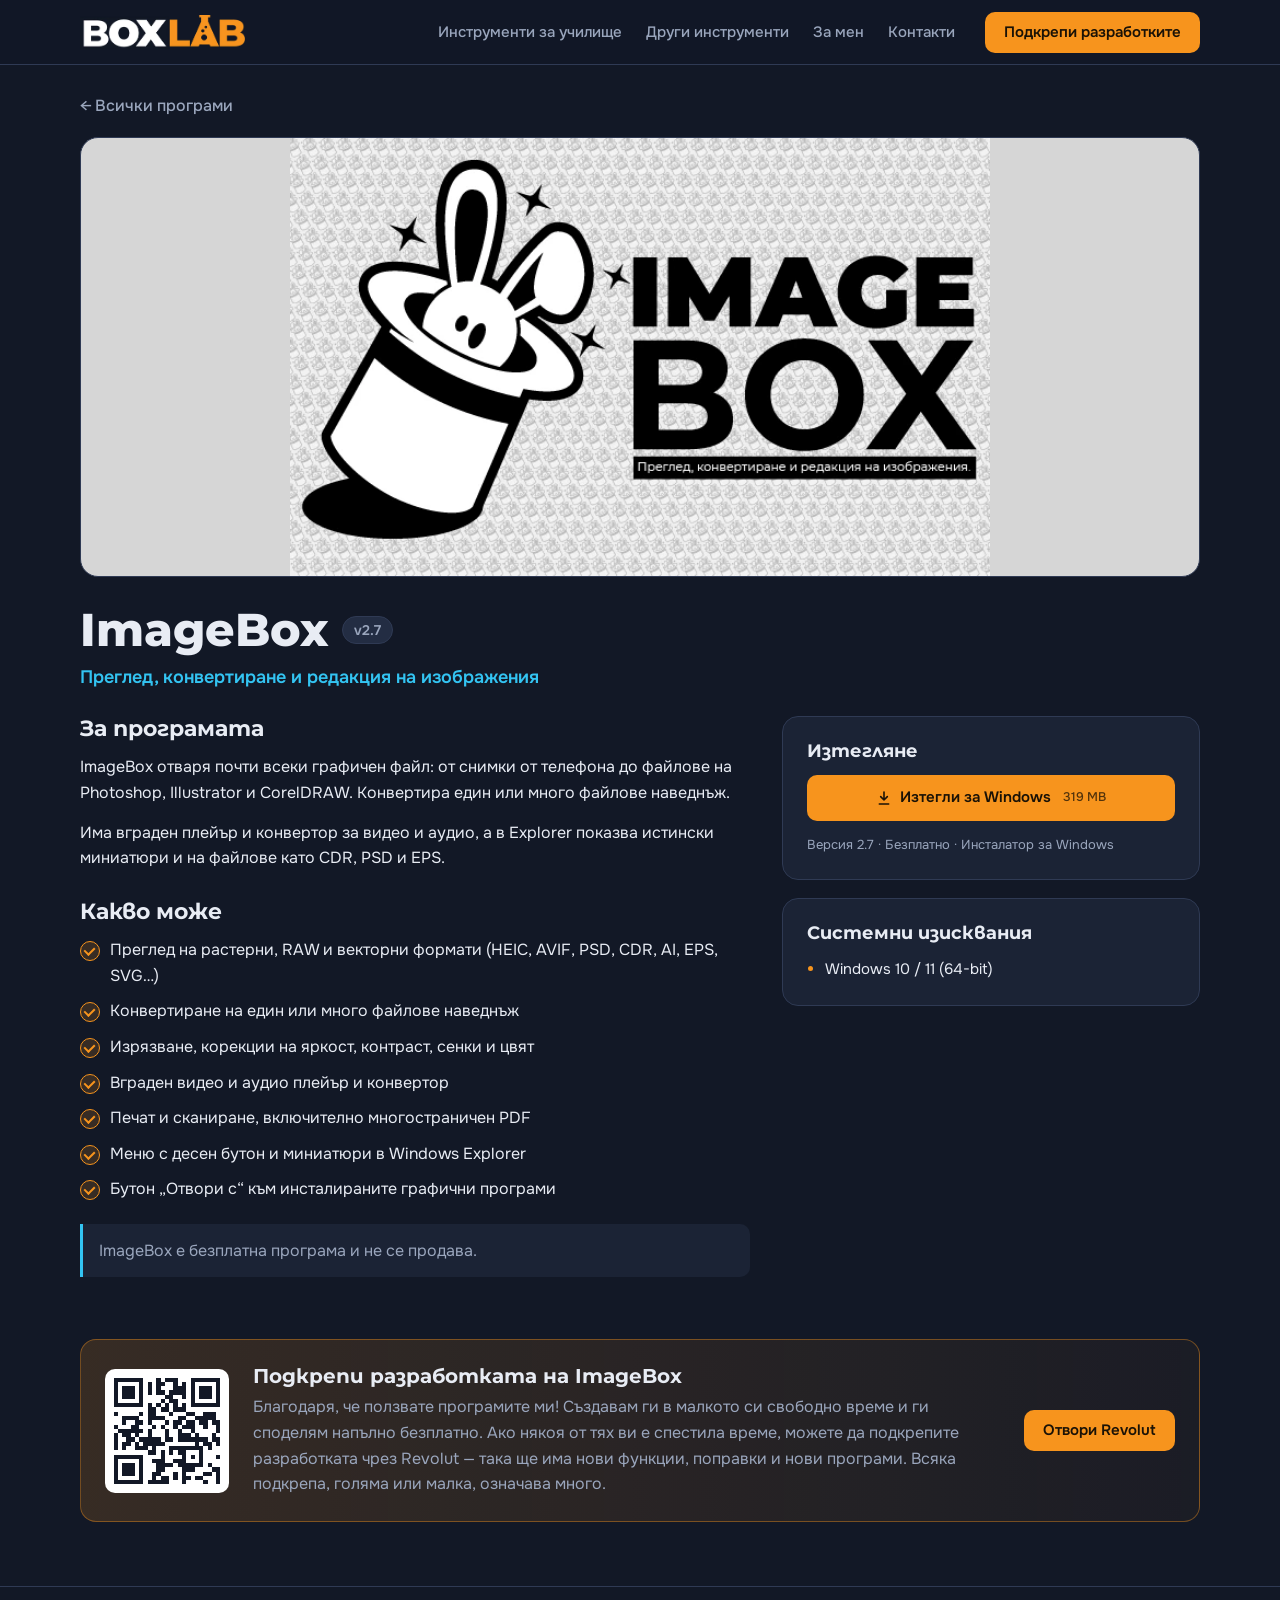
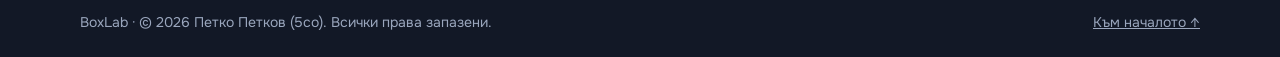
<file: apps/imagebox.html>
<!DOCTYPE html>
<html lang="bg">
<head>
<meta charset="utf-8">
<meta name="viewport" content="width=device-width, initial-scale=1">
<title>ImageBox — BoxLab</title>
<meta name="description" content="JPG, PNG, HEIC, RAW, PSD, CDR, AI, EPS и още. Вграден видео плейър и конвертор, корекции, печат и сканиране, меню с десен бутон в Windows.">
<link rel="preconnect" href="https://fonts.googleapis.com">
<link rel="preconnect" href="https://fonts.gstatic.com" crossorigin>
<link href="https://fonts.googleapis.com/css2?family=Montserrat:wght@600;700;800&family=Onest:wght@400;500;600&display=swap" rel="stylesheet">
<link rel="stylesheet" href="../css/style.css">
<script data-goatcounter="https://5co.goatcounter.com/count" async src="https://gc.zgo.at/count.js"></script>
</head>
<body>
<header class="nav">
  <div class="wrap">
    <a class="brand" href="../index.html" aria-label="BoxLab — към началото"><img src="../img/boxlab-logo.webp" alt="BoxLab" width="166" height="34"></a>
    <nav aria-label="Основно меню">
      <a href="../index.html#school">Инструменти за училище</a>
      <a href="../index.html#other">Други инструменти</a>
      <a href="../index.html#about">За мен</a>
      <a href="../index.html#contact">Контакти</a>
    </nav>
    <a class="btn btn-accent" href="https://revolut.me/5co5cov" target="_blank" rel="noopener" data-goatcounter-click="revolut" data-goatcounter-title="Revolut — подкрепа">Подкрепи разработките</a>
  </div>
</header>

<main id="top" class="app">
  <div class="wrap">
    <a class="back" href="../index.html#other">← Всички програми</a>
    <div class="shot big" style="--shot:#d6d6d6"><img src="../img/imagebox.webp" alt="Splash екран на ImageBox"></div>
    <div class="app-head">
      <h1>ImageBox <span class="tag">v2.7</span></h1>
      <p class="motto">Преглед, конвертиране и редакция на изображения</p>
    </div>
    <div class="app-grid">
      <div class="app-main">
        <h2>За програмата</h2>
        <p>ImageBox отваря почти всеки графичен файл: от снимки от телефона до файлове на Photoshop, Illustrator и CorelDRAW. Конвертира един или много файлове наведнъж.</p><p>Има вграден плейър и конвертор за видео и аудио, а в Explorer показва истински миниатюри и на файлове като CDR, PSD и EPS.</p>
        <h2>Какво може</h2>
        <ul class="ticks"><li>Преглед на растерни, RAW и векторни формати (HEIC, AVIF, PSD, CDR, AI, EPS, SVG…)</li><li>Конвертиране на един или много файлове наведнъж</li><li>Изрязване, корекции на яркост, контраст, сенки и цвят</li><li>Вграден видео и аудио плейър и конвертор</li><li>Печат и сканиране, включително многостраничен PDF</li><li>Меню с десен бутон и миниатюри в Windows Explorer</li><li>Бутон „Отвори с“ към инсталираните графични програми</li></ul>
        <p class="note">ImageBox е безплатна програма и не се продава.</p>
      </div>
      <aside class="app-side">
        <div class="panel">
          <h3>Изтегляне</h3>
          <a class="btn btn-accent wide" href="https://drive.google.com/file/d/10o6xnFEgeAXe3vDWp8zsMofTRRjuY5nA/view?usp=drive_link" target="_blank" rel="noopener" data-goatcounter-click="download-imagebox" data-goatcounter-title="Изтегляне: ImageBox (Изтегли)"><svg viewBox="0 0 24 24" fill="none" stroke="currentColor" stroke-width="2.4" stroke-linecap="round" stroke-linejoin="round" aria-hidden="true"><path d="M12 3v12M7 10l5 5 5-5M5 21h14"/></svg>Изтегли за Windows<small>319 MB</small></a>
          <p class="fine">Версия 2.7 · Безплатно · Инсталатор за Windows</p>
        </div>
        <div class="panel">
          <h3>Системни изисквания</h3>
          <ul class="reqs"><li>Windows 10 / 11 (64-bit)</li></ul>
        </div>
      </aside>
    </div>

    <div class="support app-support">
      <div class="support-qr"><a href="https://revolut.me/5co5cov" target="_blank" rel="noopener" data-goatcounter-click="revolut" data-goatcounter-title="Revolut — подкрепа"><svg class="qr" viewBox="0 0 29 29" role="img" aria-label="QR код към revolut.me/5co5cov" shape-rendering="crispEdges"><rect width="29" height="29" fill="#fff"/><path d="M2,2h1v1h-1zM3,2h1v1h-1zM4,2h1v1h-1zM5,2h1v1h-1zM6,2h1v1h-1zM7,2h1v1h-1zM8,2h1v1h-1zM12,2h1v1h-1zM14,2h1v1h-1zM15,2h1v1h-1zM16,2h1v1h-1zM20,2h1v1h-1zM21,2h1v1h-1zM22,2h1v1h-1zM23,2h1v1h-1zM24,2h1v1h-1zM25,2h1v1h-1zM26,2h1v1h-1zM2,3h1v1h-1zM8,3h1v1h-1zM10,3h1v1h-1zM12,3h1v1h-1zM13,3h1v1h-1zM16,3h1v1h-1zM18,3h1v1h-1zM20,3h1v1h-1zM26,3h1v1h-1zM2,4h1v1h-1zM4,4h1v1h-1zM5,4h1v1h-1zM6,4h1v1h-1zM8,4h1v1h-1zM10,4h1v1h-1zM12,4h1v1h-1zM16,4h1v1h-1zM17,4h1v1h-1zM18,4h1v1h-1zM20,4h1v1h-1zM22,4h1v1h-1zM23,4h1v1h-1zM24,4h1v1h-1zM26,4h1v1h-1zM2,5h1v1h-1zM4,5h1v1h-1zM5,5h1v1h-1zM6,5h1v1h-1zM8,5h1v1h-1zM10,5h1v1h-1zM12,5h1v1h-1zM13,5h1v1h-1zM15,5h1v1h-1zM16,5h1v1h-1zM17,5h1v1h-1zM18,5h1v1h-1zM20,5h1v1h-1zM22,5h1v1h-1zM23,5h1v1h-1zM24,5h1v1h-1zM26,5h1v1h-1zM2,6h1v1h-1zM4,6h1v1h-1zM5,6h1v1h-1zM6,6h1v1h-1zM8,6h1v1h-1zM14,6h1v1h-1zM15,6h1v1h-1zM18,6h1v1h-1zM20,6h1v1h-1zM22,6h1v1h-1zM23,6h1v1h-1zM24,6h1v1h-1zM26,6h1v1h-1zM2,7h1v1h-1zM8,7h1v1h-1zM13,7h1v1h-1zM15,7h1v1h-1zM16,7h1v1h-1zM20,7h1v1h-1zM26,7h1v1h-1zM2,8h1v1h-1zM3,8h1v1h-1zM4,8h1v1h-1zM5,8h1v1h-1zM6,8h1v1h-1zM7,8h1v1h-1zM8,8h1v1h-1zM10,8h1v1h-1zM12,8h1v1h-1zM14,8h1v1h-1zM16,8h1v1h-1zM18,8h1v1h-1zM20,8h1v1h-1zM21,8h1v1h-1zM22,8h1v1h-1zM23,8h1v1h-1zM24,8h1v1h-1zM25,8h1v1h-1zM26,8h1v1h-1zM10,9h1v1h-1zM11,9h1v1h-1zM13,9h1v1h-1zM14,9h1v1h-1zM16,9h1v1h-1zM17,9h1v1h-1zM18,9h1v1h-1zM2,10h1v1h-1zM8,10h1v1h-1zM10,10h1v1h-1zM11,10h1v1h-1zM15,10h1v1h-1zM19,10h1v1h-1zM20,10h1v1h-1zM23,10h1v1h-1zM24,10h1v1h-1zM25,10h1v1h-1zM4,11h1v1h-1zM5,11h1v1h-1zM6,11h1v1h-1zM7,11h1v1h-1zM10,11h1v1h-1zM11,11h1v1h-1zM12,11h1v1h-1zM13,11h1v1h-1zM17,11h1v1h-1zM18,11h1v1h-1zM21,11h1v1h-1zM22,11h1v1h-1zM23,11h1v1h-1zM24,11h1v1h-1zM25,11h1v1h-1zM4,12h1v1h-1zM7,12h1v1h-1zM8,12h1v1h-1zM10,12h1v1h-1zM14,12h1v1h-1zM16,12h1v1h-1zM17,12h1v1h-1zM19,12h1v1h-1zM20,12h1v1h-1zM22,12h1v1h-1zM23,12h1v1h-1zM25,12h1v1h-1zM26,12h1v1h-1zM2,13h1v1h-1zM6,13h1v1h-1zM7,13h1v1h-1zM11,13h1v1h-1zM13,13h1v1h-1zM16,13h1v1h-1zM18,13h1v1h-1zM19,13h1v1h-1zM20,13h1v1h-1zM23,13h1v1h-1zM26,13h1v1h-1zM3,14h1v1h-1zM4,14h1v1h-1zM5,14h1v1h-1zM6,14h1v1h-1zM7,14h1v1h-1zM8,14h1v1h-1zM10,14h1v1h-1zM14,14h1v1h-1zM17,14h1v1h-1zM20,14h1v1h-1zM26,14h1v1h-1zM2,15h1v1h-1zM4,15h1v1h-1zM5,15h1v1h-1zM7,15h1v1h-1zM10,15h1v1h-1zM14,15h1v1h-1zM17,15h1v1h-1zM18,15h1v1h-1zM19,15h1v1h-1zM21,15h1v1h-1zM25,15h1v1h-1zM2,16h1v1h-1zM5,16h1v1h-1zM6,16h1v1h-1zM8,16h1v1h-1zM9,16h1v1h-1zM10,16h1v1h-1zM11,16h1v1h-1zM12,16h1v1h-1zM14,16h1v1h-1zM15,16h1v1h-1zM17,16h1v1h-1zM18,16h1v1h-1zM19,16h1v1h-1zM20,16h1v1h-1zM21,16h1v1h-1zM22,16h1v1h-1zM23,16h1v1h-1zM25,16h1v1h-1zM26,16h1v1h-1zM2,17h1v1h-1zM4,17h1v1h-1zM5,17h1v1h-1zM7,17h1v1h-1zM9,17h1v1h-1zM10,17h1v1h-1zM11,17h1v1h-1zM12,17h1v1h-1zM13,17h1v1h-1zM21,17h1v1h-1zM23,17h1v1h-1zM24,17h1v1h-1zM26,17h1v1h-1zM2,18h1v1h-1zM4,18h1v1h-1zM7,18h1v1h-1zM8,18h1v1h-1zM9,18h1v1h-1zM11,18h1v1h-1zM15,18h1v1h-1zM16,18h1v1h-1zM17,18h1v1h-1zM18,18h1v1h-1zM19,18h1v1h-1zM20,18h1v1h-1zM21,18h1v1h-1zM22,18h1v1h-1zM24,18h1v1h-1zM10,19h1v1h-1zM11,19h1v1h-1zM13,19h1v1h-1zM15,19h1v1h-1zM17,19h1v1h-1zM18,19h1v1h-1zM22,19h1v1h-1zM2,20h1v1h-1zM3,20h1v1h-1zM4,20h1v1h-1zM5,20h1v1h-1zM6,20h1v1h-1zM7,20h1v1h-1zM8,20h1v1h-1zM13,20h1v1h-1zM18,20h1v1h-1zM20,20h1v1h-1zM22,20h1v1h-1zM26,20h1v1h-1zM2,21h1v1h-1zM8,21h1v1h-1zM11,21h1v1h-1zM12,21h1v1h-1zM13,21h1v1h-1zM16,21h1v1h-1zM17,21h1v1h-1zM18,21h1v1h-1zM22,21h1v1h-1zM2,22h1v1h-1zM4,22h1v1h-1zM5,22h1v1h-1zM6,22h1v1h-1zM8,22h1v1h-1zM12,22h1v1h-1zM13,22h1v1h-1zM14,22h1v1h-1zM15,22h1v1h-1zM17,22h1v1h-1zM18,22h1v1h-1zM19,22h1v1h-1zM20,22h1v1h-1zM21,22h1v1h-1zM22,22h1v1h-1zM24,22h1v1h-1zM2,23h1v1h-1zM4,23h1v1h-1zM5,23h1v1h-1zM6,23h1v1h-1zM8,23h1v1h-1zM12,23h1v1h-1zM13,23h1v1h-1zM18,23h1v1h-1zM19,23h1v1h-1zM20,23h1v1h-1zM25,23h1v1h-1zM26,23h1v1h-1zM2,24h1v1h-1zM4,24h1v1h-1zM5,24h1v1h-1zM6,24h1v1h-1zM8,24h1v1h-1zM11,24h1v1h-1zM12,24h1v1h-1zM16,24h1v1h-1zM18,24h1v1h-1zM23,24h1v1h-1zM24,24h1v1h-1zM26,24h1v1h-1zM2,25h1v1h-1zM8,25h1v1h-1zM11,25h1v1h-1zM13,25h1v1h-1zM14,25h1v1h-1zM16,25h1v1h-1zM18,25h1v1h-1zM19,25h1v1h-1zM21,25h1v1h-1zM22,25h1v1h-1zM26,25h1v1h-1zM2,26h1v1h-1zM3,26h1v1h-1zM4,26h1v1h-1zM5,26h1v1h-1zM6,26h1v1h-1zM7,26h1v1h-1zM8,26h1v1h-1zM10,26h1v1h-1zM11,26h1v1h-1zM12,26h1v1h-1zM13,26h1v1h-1zM14,26h1v1h-1zM18,26h1v1h-1zM23,26h1v1h-1zM26,26h1v1h-1z" fill="#121826"/></svg></a></div>
      <div class="support-text">
        <h3>Подкрепи разработката на ImageBox</h3>
        <p>Благодаря, че ползвате програмите ми! Създавам ги в малкото си свободно време и ги споделям напълно безплатно. Ако някоя от тях ви е спестила време, можете да подкрепите разработката чрез Revolut — така ще има нови функции, поправки и нови програми. Всяка подкрепа, голяма или малка, означава много.</p>
      </div>
      <a class="btn btn-accent" href="https://revolut.me/5co5cov" target="_blank" rel="noopener" data-goatcounter-click="revolut" data-goatcounter-title="Revolut — подкрепа">Отвори Revolut</a>
    </div>
  </div>
</main>
<footer>
  <div class="wrap">
    <span>BoxLab · © 2026 Петко Петков (5co). Всички права запазени.</span>
    <a href="#top">Към началото ↑</a>
  </div>
</footer>
</body>
</html>
</file>
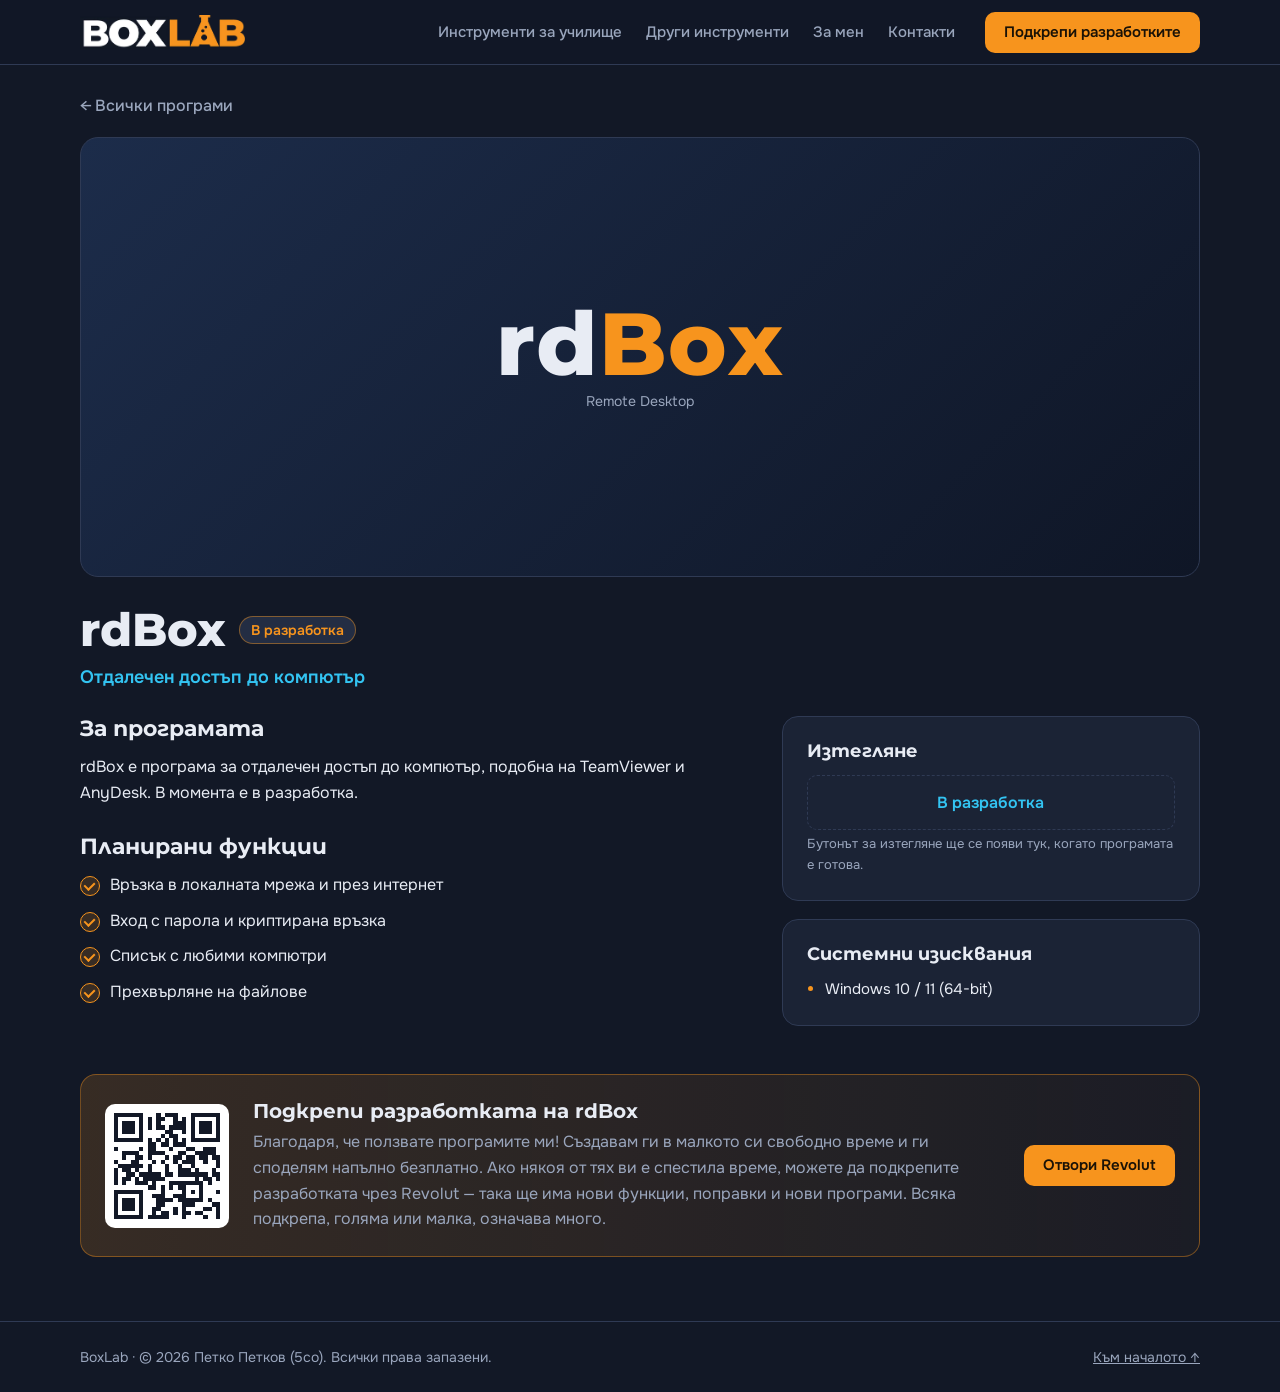
<file: apps/rdbox.html>
<!DOCTYPE html>
<html lang="bg">
<head>
<meta charset="utf-8">
<meta name="viewport" content="width=device-width, initial-scale=1">
<title>rdBox — BoxLab</title>
<meta name="description" content="В локалната мрежа или през интернет, със защитена връзка, списък с любими компютри и прехвърляне на файлове.">
<link rel="preconnect" href="https://fonts.googleapis.com">
<link rel="preconnect" href="https://fonts.gstatic.com" crossorigin>
<link href="https://fonts.googleapis.com/css2?family=Montserrat:wght@600;700;800&family=Onest:wght@400;500;600&display=swap" rel="stylesheet">
<link rel="stylesheet" href="../css/style.css">
<script data-goatcounter="https://5co.goatcounter.com/count" async src="https://gc.zgo.at/count.js"></script>
</head>
<body>
<header class="nav">
  <div class="wrap">
    <a class="brand" href="../index.html" aria-label="BoxLab — към началото"><img src="../img/boxlab-logo.webp" alt="BoxLab" width="166" height="34"></a>
    <nav aria-label="Основно меню">
      <a href="../index.html#school">Инструменти за училище</a>
      <a href="../index.html#other">Други инструменти</a>
      <a href="../index.html#about">За мен</a>
      <a href="../index.html#contact">Контакти</a>
    </nav>
    <a class="btn btn-accent" href="https://revolut.me/5co5cov" target="_blank" rel="noopener" data-goatcounter-click="revolut" data-goatcounter-title="Revolut — подкрепа">Подкрепи разработките</a>
  </div>
</header>

<main id="top" class="app">
  <div class="wrap">
    <a class="back" href="../index.html#other">← Всички програми</a>
    <div class="shot big rd"><div><b>rd<span>Box</span></b><small>Remote Desktop</small></div></div>
    <div class="app-head">
      <h1>rdBox <span class="tag dev">В разработка</span></h1>
      <p class="motto">Отдалечен достъп до компютър</p>
    </div>
    <div class="app-grid">
      <div class="app-main">
        <h2>За програмата</h2>
        <p>rdBox е програма за отдалечен достъп до компютър, подобна на TeamViewer и AnyDesk. В момента е в разработка.</p>
        <h2>Планирани функции</h2>
        <ul class="ticks"><li>Връзка в локалната мрежа и през интернет</li><li>Вход с парола и криптирана връзка</li><li>Списък с любими компютри</li><li>Прехвърляне на файлове</li></ul>
        
      </div>
      <aside class="app-side">
        <div class="panel">
          <h3>Изтегляне</h3>
          <div class="pending">В разработка</div>
          <p class="fine">Бутонът за изтегляне ще се появи тук, когато програмата е готова.</p>
        </div>
        <div class="panel">
          <h3>Системни изисквания</h3>
          <ul class="reqs"><li>Windows 10 / 11 (64-bit)</li></ul>
        </div>
      </aside>
    </div>

    <div class="support app-support">
      <div class="support-qr"><a href="https://revolut.me/5co5cov" target="_blank" rel="noopener" data-goatcounter-click="revolut" data-goatcounter-title="Revolut — подкрепа"><svg class="qr" viewBox="0 0 29 29" role="img" aria-label="QR код към revolut.me/5co5cov" shape-rendering="crispEdges"><rect width="29" height="29" fill="#fff"/><path d="M2,2h1v1h-1zM3,2h1v1h-1zM4,2h1v1h-1zM5,2h1v1h-1zM6,2h1v1h-1zM7,2h1v1h-1zM8,2h1v1h-1zM12,2h1v1h-1zM14,2h1v1h-1zM15,2h1v1h-1zM16,2h1v1h-1zM20,2h1v1h-1zM21,2h1v1h-1zM22,2h1v1h-1zM23,2h1v1h-1zM24,2h1v1h-1zM25,2h1v1h-1zM26,2h1v1h-1zM2,3h1v1h-1zM8,3h1v1h-1zM10,3h1v1h-1zM12,3h1v1h-1zM13,3h1v1h-1zM16,3h1v1h-1zM18,3h1v1h-1zM20,3h1v1h-1zM26,3h1v1h-1zM2,4h1v1h-1zM4,4h1v1h-1zM5,4h1v1h-1zM6,4h1v1h-1zM8,4h1v1h-1zM10,4h1v1h-1zM12,4h1v1h-1zM16,4h1v1h-1zM17,4h1v1h-1zM18,4h1v1h-1zM20,4h1v1h-1zM22,4h1v1h-1zM23,4h1v1h-1zM24,4h1v1h-1zM26,4h1v1h-1zM2,5h1v1h-1zM4,5h1v1h-1zM5,5h1v1h-1zM6,5h1v1h-1zM8,5h1v1h-1zM10,5h1v1h-1zM12,5h1v1h-1zM13,5h1v1h-1zM15,5h1v1h-1zM16,5h1v1h-1zM17,5h1v1h-1zM18,5h1v1h-1zM20,5h1v1h-1zM22,5h1v1h-1zM23,5h1v1h-1zM24,5h1v1h-1zM26,5h1v1h-1zM2,6h1v1h-1zM4,6h1v1h-1zM5,6h1v1h-1zM6,6h1v1h-1zM8,6h1v1h-1zM14,6h1v1h-1zM15,6h1v1h-1zM18,6h1v1h-1zM20,6h1v1h-1zM22,6h1v1h-1zM23,6h1v1h-1zM24,6h1v1h-1zM26,6h1v1h-1zM2,7h1v1h-1zM8,7h1v1h-1zM13,7h1v1h-1zM15,7h1v1h-1zM16,7h1v1h-1zM20,7h1v1h-1zM26,7h1v1h-1zM2,8h1v1h-1zM3,8h1v1h-1zM4,8h1v1h-1zM5,8h1v1h-1zM6,8h1v1h-1zM7,8h1v1h-1zM8,8h1v1h-1zM10,8h1v1h-1zM12,8h1v1h-1zM14,8h1v1h-1zM16,8h1v1h-1zM18,8h1v1h-1zM20,8h1v1h-1zM21,8h1v1h-1zM22,8h1v1h-1zM23,8h1v1h-1zM24,8h1v1h-1zM25,8h1v1h-1zM26,8h1v1h-1zM10,9h1v1h-1zM11,9h1v1h-1zM13,9h1v1h-1zM14,9h1v1h-1zM16,9h1v1h-1zM17,9h1v1h-1zM18,9h1v1h-1zM2,10h1v1h-1zM8,10h1v1h-1zM10,10h1v1h-1zM11,10h1v1h-1zM15,10h1v1h-1zM19,10h1v1h-1zM20,10h1v1h-1zM23,10h1v1h-1zM24,10h1v1h-1zM25,10h1v1h-1zM4,11h1v1h-1zM5,11h1v1h-1zM6,11h1v1h-1zM7,11h1v1h-1zM10,11h1v1h-1zM11,11h1v1h-1zM12,11h1v1h-1zM13,11h1v1h-1zM17,11h1v1h-1zM18,11h1v1h-1zM21,11h1v1h-1zM22,11h1v1h-1zM23,11h1v1h-1zM24,11h1v1h-1zM25,11h1v1h-1zM4,12h1v1h-1zM7,12h1v1h-1zM8,12h1v1h-1zM10,12h1v1h-1zM14,12h1v1h-1zM16,12h1v1h-1zM17,12h1v1h-1zM19,12h1v1h-1zM20,12h1v1h-1zM22,12h1v1h-1zM23,12h1v1h-1zM25,12h1v1h-1zM26,12h1v1h-1zM2,13h1v1h-1zM6,13h1v1h-1zM7,13h1v1h-1zM11,13h1v1h-1zM13,13h1v1h-1zM16,13h1v1h-1zM18,13h1v1h-1zM19,13h1v1h-1zM20,13h1v1h-1zM23,13h1v1h-1zM26,13h1v1h-1zM3,14h1v1h-1zM4,14h1v1h-1zM5,14h1v1h-1zM6,14h1v1h-1zM7,14h1v1h-1zM8,14h1v1h-1zM10,14h1v1h-1zM14,14h1v1h-1zM17,14h1v1h-1zM20,14h1v1h-1zM26,14h1v1h-1zM2,15h1v1h-1zM4,15h1v1h-1zM5,15h1v1h-1zM7,15h1v1h-1zM10,15h1v1h-1zM14,15h1v1h-1zM17,15h1v1h-1zM18,15h1v1h-1zM19,15h1v1h-1zM21,15h1v1h-1zM25,15h1v1h-1zM2,16h1v1h-1zM5,16h1v1h-1zM6,16h1v1h-1zM8,16h1v1h-1zM9,16h1v1h-1zM10,16h1v1h-1zM11,16h1v1h-1zM12,16h1v1h-1zM14,16h1v1h-1zM15,16h1v1h-1zM17,16h1v1h-1zM18,16h1v1h-1zM19,16h1v1h-1zM20,16h1v1h-1zM21,16h1v1h-1zM22,16h1v1h-1zM23,16h1v1h-1zM25,16h1v1h-1zM26,16h1v1h-1zM2,17h1v1h-1zM4,17h1v1h-1zM5,17h1v1h-1zM7,17h1v1h-1zM9,17h1v1h-1zM10,17h1v1h-1zM11,17h1v1h-1zM12,17h1v1h-1zM13,17h1v1h-1zM21,17h1v1h-1zM23,17h1v1h-1zM24,17h1v1h-1zM26,17h1v1h-1zM2,18h1v1h-1zM4,18h1v1h-1zM7,18h1v1h-1zM8,18h1v1h-1zM9,18h1v1h-1zM11,18h1v1h-1zM15,18h1v1h-1zM16,18h1v1h-1zM17,18h1v1h-1zM18,18h1v1h-1zM19,18h1v1h-1zM20,18h1v1h-1zM21,18h1v1h-1zM22,18h1v1h-1zM24,18h1v1h-1zM10,19h1v1h-1zM11,19h1v1h-1zM13,19h1v1h-1zM15,19h1v1h-1zM17,19h1v1h-1zM18,19h1v1h-1zM22,19h1v1h-1zM2,20h1v1h-1zM3,20h1v1h-1zM4,20h1v1h-1zM5,20h1v1h-1zM6,20h1v1h-1zM7,20h1v1h-1zM8,20h1v1h-1zM13,20h1v1h-1zM18,20h1v1h-1zM20,20h1v1h-1zM22,20h1v1h-1zM26,20h1v1h-1zM2,21h1v1h-1zM8,21h1v1h-1zM11,21h1v1h-1zM12,21h1v1h-1zM13,21h1v1h-1zM16,21h1v1h-1zM17,21h1v1h-1zM18,21h1v1h-1zM22,21h1v1h-1zM2,22h1v1h-1zM4,22h1v1h-1zM5,22h1v1h-1zM6,22h1v1h-1zM8,22h1v1h-1zM12,22h1v1h-1zM13,22h1v1h-1zM14,22h1v1h-1zM15,22h1v1h-1zM17,22h1v1h-1zM18,22h1v1h-1zM19,22h1v1h-1zM20,22h1v1h-1zM21,22h1v1h-1zM22,22h1v1h-1zM24,22h1v1h-1zM2,23h1v1h-1zM4,23h1v1h-1zM5,23h1v1h-1zM6,23h1v1h-1zM8,23h1v1h-1zM12,23h1v1h-1zM13,23h1v1h-1zM18,23h1v1h-1zM19,23h1v1h-1zM20,23h1v1h-1zM25,23h1v1h-1zM26,23h1v1h-1zM2,24h1v1h-1zM4,24h1v1h-1zM5,24h1v1h-1zM6,24h1v1h-1zM8,24h1v1h-1zM11,24h1v1h-1zM12,24h1v1h-1zM16,24h1v1h-1zM18,24h1v1h-1zM23,24h1v1h-1zM24,24h1v1h-1zM26,24h1v1h-1zM2,25h1v1h-1zM8,25h1v1h-1zM11,25h1v1h-1zM13,25h1v1h-1zM14,25h1v1h-1zM16,25h1v1h-1zM18,25h1v1h-1zM19,25h1v1h-1zM21,25h1v1h-1zM22,25h1v1h-1zM26,25h1v1h-1zM2,26h1v1h-1zM3,26h1v1h-1zM4,26h1v1h-1zM5,26h1v1h-1zM6,26h1v1h-1zM7,26h1v1h-1zM8,26h1v1h-1zM10,26h1v1h-1zM11,26h1v1h-1zM12,26h1v1h-1zM13,26h1v1h-1zM14,26h1v1h-1zM18,26h1v1h-1zM23,26h1v1h-1zM26,26h1v1h-1z" fill="#121826"/></svg></a></div>
      <div class="support-text">
        <h3>Подкрепи разработката на rdBox</h3>
        <p>Благодаря, че ползвате програмите ми! Създавам ги в малкото си свободно време и ги споделям напълно безплатно. Ако някоя от тях ви е спестила време, можете да подкрепите разработката чрез Revolut — така ще има нови функции, поправки и нови програми. Всяка подкрепа, голяма или малка, означава много.</p>
      </div>
      <a class="btn btn-accent" href="https://revolut.me/5co5cov" target="_blank" rel="noopener" data-goatcounter-click="revolut" data-goatcounter-title="Revolut — подкрепа">Отвори Revolut</a>
    </div>
  </div>
</main>
<footer>
  <div class="wrap">
    <span>BoxLab · © 2026 Петко Петков (5co). Всички права запазени.</span>
    <a href="#top">Към началото ↑</a>
  </div>
</footer>
</body>
</html>
</file>
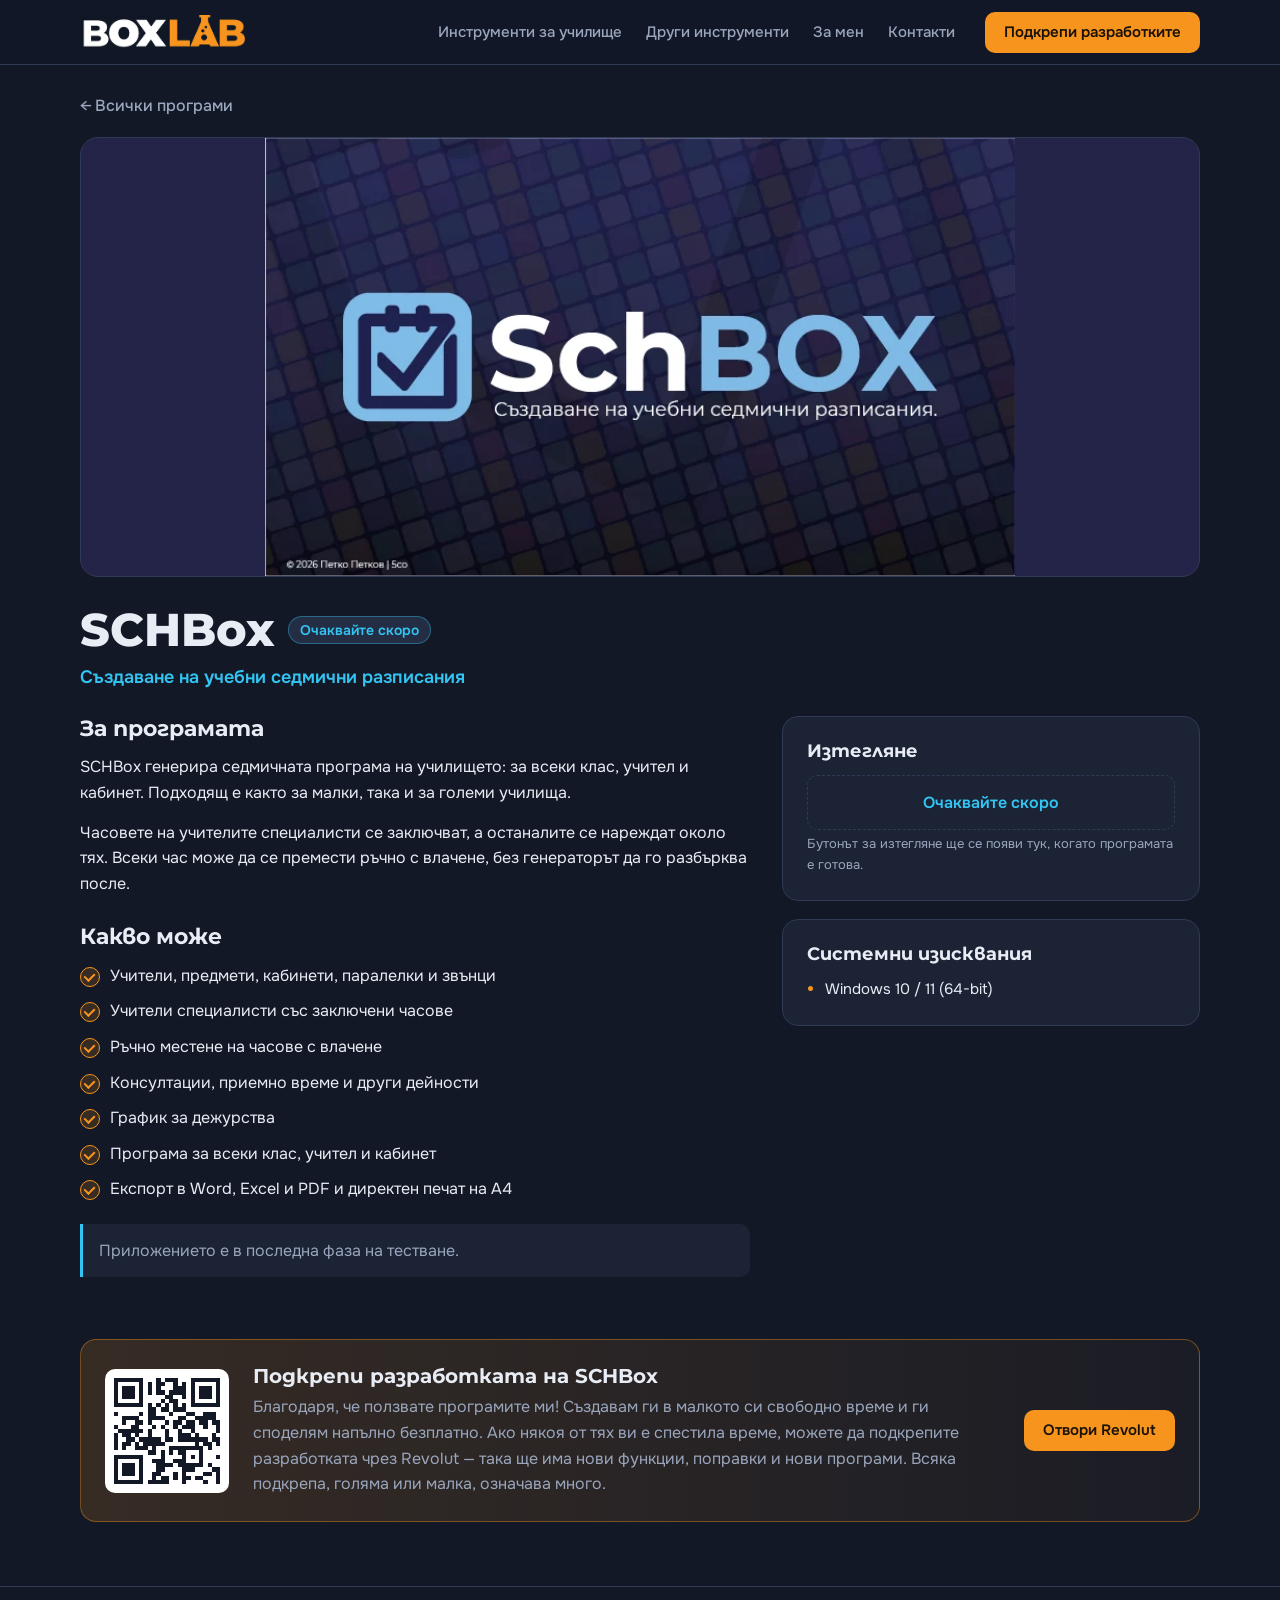
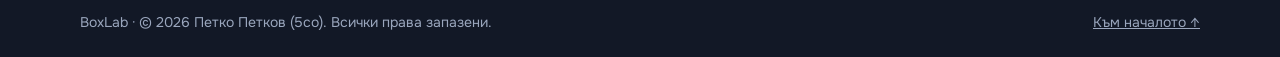
<file: apps/schbox.html>
<!DOCTYPE html>
<html lang="bg">
<head>
<meta charset="utf-8">
<meta name="viewport" content="width=device-width, initial-scale=1">
<title>SCHBox — BoxLab</title>
<meta name="description" content="Седмични програми за класове, учители и кабинети. Учители специалисти, заключени часове, ръчно местене с влачене, други дейности и дежурства. Експорт в Word, Excel и PDF и директен печат.">
<link rel="preconnect" href="https://fonts.googleapis.com">
<link rel="preconnect" href="https://fonts.gstatic.com" crossorigin>
<link href="https://fonts.googleapis.com/css2?family=Montserrat:wght@600;700;800&family=Onest:wght@400;500;600&display=swap" rel="stylesheet">
<link rel="stylesheet" href="../css/style.css">
<script data-goatcounter="https://5co.goatcounter.com/count" async src="https://gc.zgo.at/count.js"></script>
</head>
<body>
<header class="nav">
  <div class="wrap">
    <a class="brand" href="../index.html" aria-label="BoxLab — към началото"><img src="../img/boxlab-logo.webp" alt="BoxLab" width="166" height="34"></a>
    <nav aria-label="Основно меню">
      <a href="../index.html#school">Инструменти за училище</a>
      <a href="../index.html#other">Други инструменти</a>
      <a href="../index.html#about">За мен</a>
      <a href="../index.html#contact">Контакти</a>
    </nav>
    <a class="btn btn-accent" href="https://revolut.me/5co5cov" target="_blank" rel="noopener" data-goatcounter-click="revolut" data-goatcounter-title="Revolut — подкрепа">Подкрепи разработките</a>
  </div>
</header>

<main id="top" class="app">
  <div class="wrap">
    <a class="back" href="../index.html#school">← Всички програми</a>
    <div class="shot big" style="--shot:#242449"><img src="../img/schbox.webp" alt="Splash екран на SCHBox"></div>
    <div class="app-head">
      <h1>SCHBox <span class="tag soon">Очаквайте скоро</span></h1>
      <p class="motto">Създаване на учебни седмични разписания</p>
    </div>
    <div class="app-grid">
      <div class="app-main">
        <h2>За програмата</h2>
        <p>SCHBox генерира седмичната програма на училището: за всеки клас, учител и кабинет. Подходящ е както за малки, така и за големи училища.</p><p>Часовете на учителите специалисти се заключват, а останалите се нареждат около тях. Всеки час може да се премести ръчно с влачене, без генераторът да го разбърква после.</p>
        <h2>Какво може</h2>
        <ul class="ticks"><li>Учители, предмети, кабинети, паралелки и звънци</li><li>Учители специалисти със заключени часове</li><li>Ръчно местене на часове с влачене</li><li>Консултации, приемно време и други дейности</li><li>График за дежурства</li><li>Програма за всеки клас, учител и кабинет</li><li>Експорт в Word, Excel и PDF и директен печат на A4</li></ul>
        <p class="note">Приложението е в последна фаза на тестване.</p>
      </div>
      <aside class="app-side">
        <div class="panel">
          <h3>Изтегляне</h3>
          <div class="pending">Очаквайте скоро</div>
          <p class="fine">Бутонът за изтегляне ще се появи тук, когато програмата е готова.</p>
        </div>
        <div class="panel">
          <h3>Системни изисквания</h3>
          <ul class="reqs"><li>Windows 10 / 11 (64-bit)</li></ul>
        </div>
      </aside>
    </div>

    <div class="support app-support">
      <div class="support-qr"><a href="https://revolut.me/5co5cov" target="_blank" rel="noopener" data-goatcounter-click="revolut" data-goatcounter-title="Revolut — подкрепа"><svg class="qr" viewBox="0 0 29 29" role="img" aria-label="QR код към revolut.me/5co5cov" shape-rendering="crispEdges"><rect width="29" height="29" fill="#fff"/><path d="M2,2h1v1h-1zM3,2h1v1h-1zM4,2h1v1h-1zM5,2h1v1h-1zM6,2h1v1h-1zM7,2h1v1h-1zM8,2h1v1h-1zM12,2h1v1h-1zM14,2h1v1h-1zM15,2h1v1h-1zM16,2h1v1h-1zM20,2h1v1h-1zM21,2h1v1h-1zM22,2h1v1h-1zM23,2h1v1h-1zM24,2h1v1h-1zM25,2h1v1h-1zM26,2h1v1h-1zM2,3h1v1h-1zM8,3h1v1h-1zM10,3h1v1h-1zM12,3h1v1h-1zM13,3h1v1h-1zM16,3h1v1h-1zM18,3h1v1h-1zM20,3h1v1h-1zM26,3h1v1h-1zM2,4h1v1h-1zM4,4h1v1h-1zM5,4h1v1h-1zM6,4h1v1h-1zM8,4h1v1h-1zM10,4h1v1h-1zM12,4h1v1h-1zM16,4h1v1h-1zM17,4h1v1h-1zM18,4h1v1h-1zM20,4h1v1h-1zM22,4h1v1h-1zM23,4h1v1h-1zM24,4h1v1h-1zM26,4h1v1h-1zM2,5h1v1h-1zM4,5h1v1h-1zM5,5h1v1h-1zM6,5h1v1h-1zM8,5h1v1h-1zM10,5h1v1h-1zM12,5h1v1h-1zM13,5h1v1h-1zM15,5h1v1h-1zM16,5h1v1h-1zM17,5h1v1h-1zM18,5h1v1h-1zM20,5h1v1h-1zM22,5h1v1h-1zM23,5h1v1h-1zM24,5h1v1h-1zM26,5h1v1h-1zM2,6h1v1h-1zM4,6h1v1h-1zM5,6h1v1h-1zM6,6h1v1h-1zM8,6h1v1h-1zM14,6h1v1h-1zM15,6h1v1h-1zM18,6h1v1h-1zM20,6h1v1h-1zM22,6h1v1h-1zM23,6h1v1h-1zM24,6h1v1h-1zM26,6h1v1h-1zM2,7h1v1h-1zM8,7h1v1h-1zM13,7h1v1h-1zM15,7h1v1h-1zM16,7h1v1h-1zM20,7h1v1h-1zM26,7h1v1h-1zM2,8h1v1h-1zM3,8h1v1h-1zM4,8h1v1h-1zM5,8h1v1h-1zM6,8h1v1h-1zM7,8h1v1h-1zM8,8h1v1h-1zM10,8h1v1h-1zM12,8h1v1h-1zM14,8h1v1h-1zM16,8h1v1h-1zM18,8h1v1h-1zM20,8h1v1h-1zM21,8h1v1h-1zM22,8h1v1h-1zM23,8h1v1h-1zM24,8h1v1h-1zM25,8h1v1h-1zM26,8h1v1h-1zM10,9h1v1h-1zM11,9h1v1h-1zM13,9h1v1h-1zM14,9h1v1h-1zM16,9h1v1h-1zM17,9h1v1h-1zM18,9h1v1h-1zM2,10h1v1h-1zM8,10h1v1h-1zM10,10h1v1h-1zM11,10h1v1h-1zM15,10h1v1h-1zM19,10h1v1h-1zM20,10h1v1h-1zM23,10h1v1h-1zM24,10h1v1h-1zM25,10h1v1h-1zM4,11h1v1h-1zM5,11h1v1h-1zM6,11h1v1h-1zM7,11h1v1h-1zM10,11h1v1h-1zM11,11h1v1h-1zM12,11h1v1h-1zM13,11h1v1h-1zM17,11h1v1h-1zM18,11h1v1h-1zM21,11h1v1h-1zM22,11h1v1h-1zM23,11h1v1h-1zM24,11h1v1h-1zM25,11h1v1h-1zM4,12h1v1h-1zM7,12h1v1h-1zM8,12h1v1h-1zM10,12h1v1h-1zM14,12h1v1h-1zM16,12h1v1h-1zM17,12h1v1h-1zM19,12h1v1h-1zM20,12h1v1h-1zM22,12h1v1h-1zM23,12h1v1h-1zM25,12h1v1h-1zM26,12h1v1h-1zM2,13h1v1h-1zM6,13h1v1h-1zM7,13h1v1h-1zM11,13h1v1h-1zM13,13h1v1h-1zM16,13h1v1h-1zM18,13h1v1h-1zM19,13h1v1h-1zM20,13h1v1h-1zM23,13h1v1h-1zM26,13h1v1h-1zM3,14h1v1h-1zM4,14h1v1h-1zM5,14h1v1h-1zM6,14h1v1h-1zM7,14h1v1h-1zM8,14h1v1h-1zM10,14h1v1h-1zM14,14h1v1h-1zM17,14h1v1h-1zM20,14h1v1h-1zM26,14h1v1h-1zM2,15h1v1h-1zM4,15h1v1h-1zM5,15h1v1h-1zM7,15h1v1h-1zM10,15h1v1h-1zM14,15h1v1h-1zM17,15h1v1h-1zM18,15h1v1h-1zM19,15h1v1h-1zM21,15h1v1h-1zM25,15h1v1h-1zM2,16h1v1h-1zM5,16h1v1h-1zM6,16h1v1h-1zM8,16h1v1h-1zM9,16h1v1h-1zM10,16h1v1h-1zM11,16h1v1h-1zM12,16h1v1h-1zM14,16h1v1h-1zM15,16h1v1h-1zM17,16h1v1h-1zM18,16h1v1h-1zM19,16h1v1h-1zM20,16h1v1h-1zM21,16h1v1h-1zM22,16h1v1h-1zM23,16h1v1h-1zM25,16h1v1h-1zM26,16h1v1h-1zM2,17h1v1h-1zM4,17h1v1h-1zM5,17h1v1h-1zM7,17h1v1h-1zM9,17h1v1h-1zM10,17h1v1h-1zM11,17h1v1h-1zM12,17h1v1h-1zM13,17h1v1h-1zM21,17h1v1h-1zM23,17h1v1h-1zM24,17h1v1h-1zM26,17h1v1h-1zM2,18h1v1h-1zM4,18h1v1h-1zM7,18h1v1h-1zM8,18h1v1h-1zM9,18h1v1h-1zM11,18h1v1h-1zM15,18h1v1h-1zM16,18h1v1h-1zM17,18h1v1h-1zM18,18h1v1h-1zM19,18h1v1h-1zM20,18h1v1h-1zM21,18h1v1h-1zM22,18h1v1h-1zM24,18h1v1h-1zM10,19h1v1h-1zM11,19h1v1h-1zM13,19h1v1h-1zM15,19h1v1h-1zM17,19h1v1h-1zM18,19h1v1h-1zM22,19h1v1h-1zM2,20h1v1h-1zM3,20h1v1h-1zM4,20h1v1h-1zM5,20h1v1h-1zM6,20h1v1h-1zM7,20h1v1h-1zM8,20h1v1h-1zM13,20h1v1h-1zM18,20h1v1h-1zM20,20h1v1h-1zM22,20h1v1h-1zM26,20h1v1h-1zM2,21h1v1h-1zM8,21h1v1h-1zM11,21h1v1h-1zM12,21h1v1h-1zM13,21h1v1h-1zM16,21h1v1h-1zM17,21h1v1h-1zM18,21h1v1h-1zM22,21h1v1h-1zM2,22h1v1h-1zM4,22h1v1h-1zM5,22h1v1h-1zM6,22h1v1h-1zM8,22h1v1h-1zM12,22h1v1h-1zM13,22h1v1h-1zM14,22h1v1h-1zM15,22h1v1h-1zM17,22h1v1h-1zM18,22h1v1h-1zM19,22h1v1h-1zM20,22h1v1h-1zM21,22h1v1h-1zM22,22h1v1h-1zM24,22h1v1h-1zM2,23h1v1h-1zM4,23h1v1h-1zM5,23h1v1h-1zM6,23h1v1h-1zM8,23h1v1h-1zM12,23h1v1h-1zM13,23h1v1h-1zM18,23h1v1h-1zM19,23h1v1h-1zM20,23h1v1h-1zM25,23h1v1h-1zM26,23h1v1h-1zM2,24h1v1h-1zM4,24h1v1h-1zM5,24h1v1h-1zM6,24h1v1h-1zM8,24h1v1h-1zM11,24h1v1h-1zM12,24h1v1h-1zM16,24h1v1h-1zM18,24h1v1h-1zM23,24h1v1h-1zM24,24h1v1h-1zM26,24h1v1h-1zM2,25h1v1h-1zM8,25h1v1h-1zM11,25h1v1h-1zM13,25h1v1h-1zM14,25h1v1h-1zM16,25h1v1h-1zM18,25h1v1h-1zM19,25h1v1h-1zM21,25h1v1h-1zM22,25h1v1h-1zM26,25h1v1h-1zM2,26h1v1h-1zM3,26h1v1h-1zM4,26h1v1h-1zM5,26h1v1h-1zM6,26h1v1h-1zM7,26h1v1h-1zM8,26h1v1h-1zM10,26h1v1h-1zM11,26h1v1h-1zM12,26h1v1h-1zM13,26h1v1h-1zM14,26h1v1h-1zM18,26h1v1h-1zM23,26h1v1h-1zM26,26h1v1h-1z" fill="#121826"/></svg></a></div>
      <div class="support-text">
        <h3>Подкрепи разработката на SCHBox</h3>
        <p>Благодаря, че ползвате програмите ми! Създавам ги в малкото си свободно време и ги споделям напълно безплатно. Ако някоя от тях ви е спестила време, можете да подкрепите разработката чрез Revolut — така ще има нови функции, поправки и нови програми. Всяка подкрепа, голяма или малка, означава много.</p>
      </div>
      <a class="btn btn-accent" href="https://revolut.me/5co5cov" target="_blank" rel="noopener" data-goatcounter-click="revolut" data-goatcounter-title="Revolut — подкрепа">Отвори Revolut</a>
    </div>
  </div>
</main>
<footer>
  <div class="wrap">
    <span>BoxLab · © 2026 Петко Петков (5co). Всички права запазени.</span>
    <a href="#top">Към началото ↑</a>
  </div>
</footer>
</body>
</html>
</file>
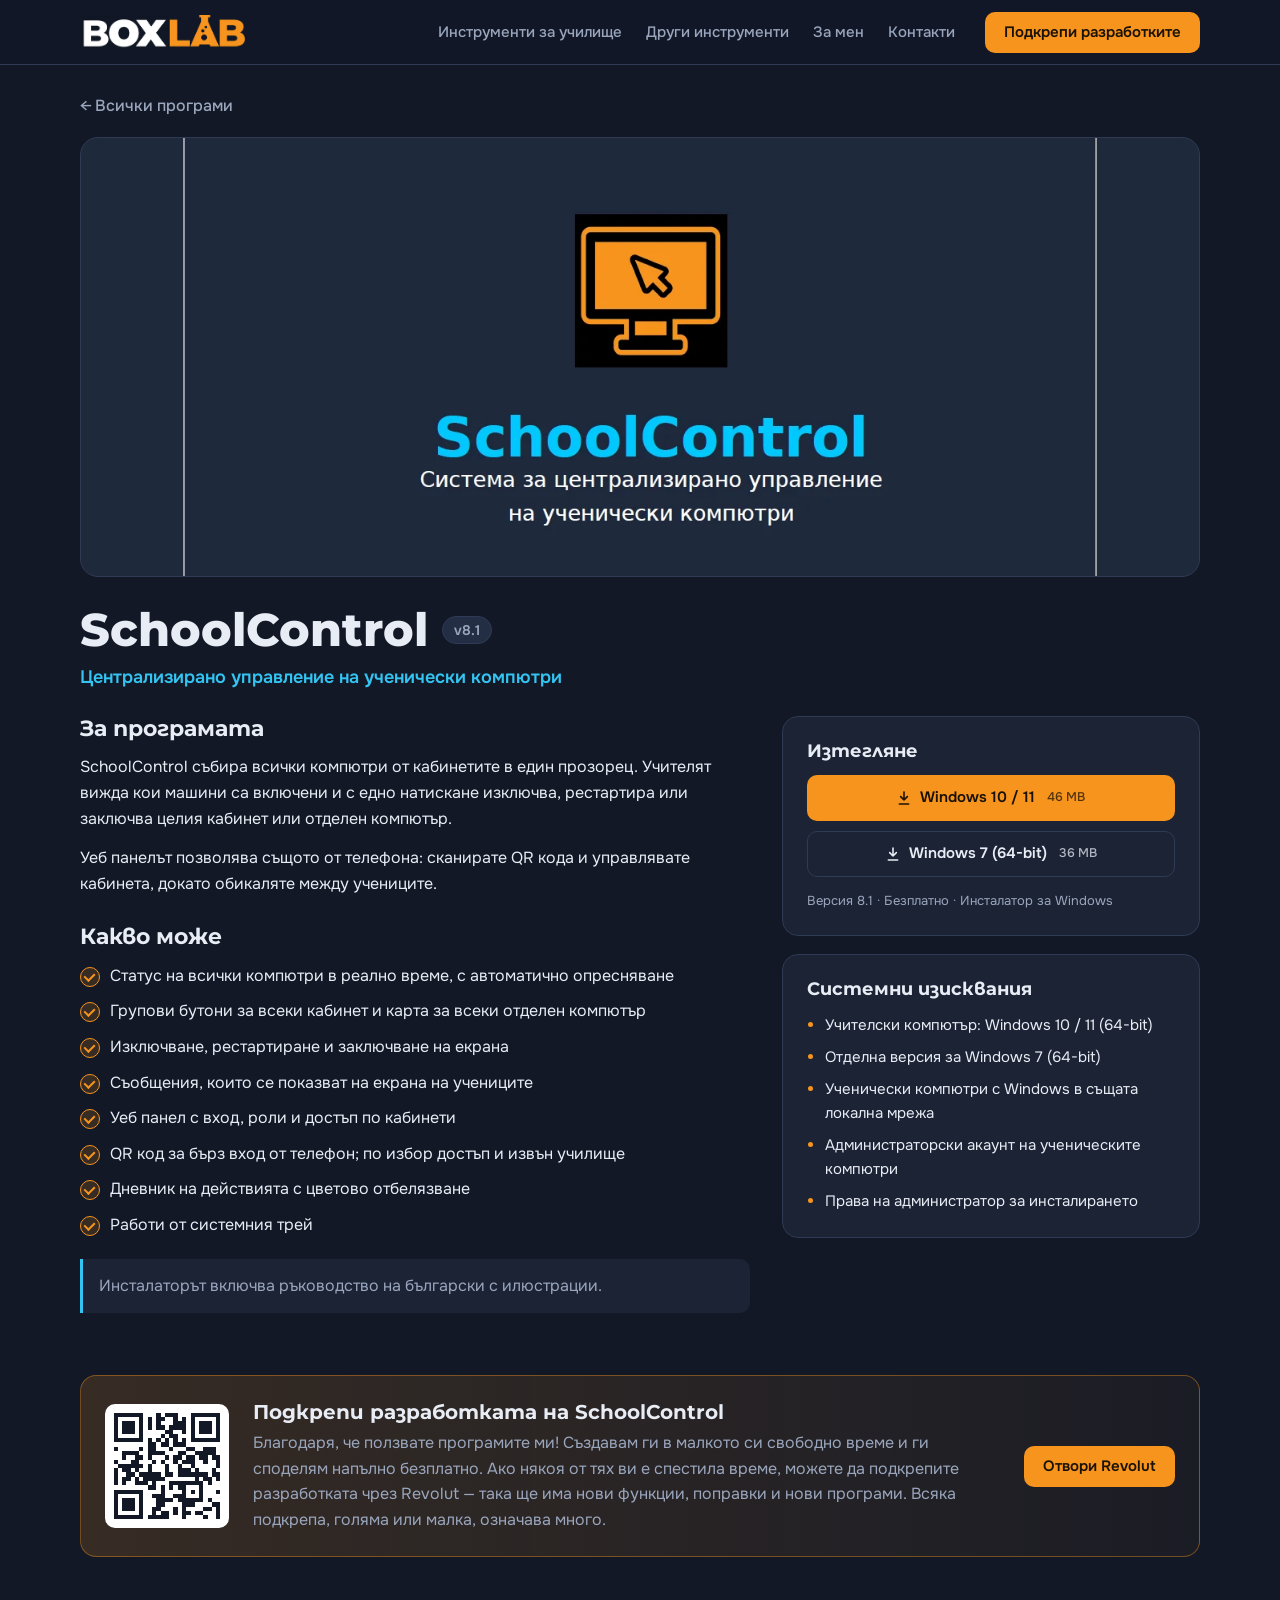
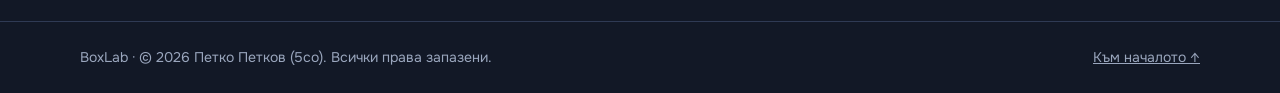
<file: apps/schoolcontrol.html>
<!DOCTYPE html>
<html lang="bg">
<head>
<meta charset="utf-8">
<meta name="viewport" content="width=device-width, initial-scale=1">
<title>SchoolControl — BoxLab</title>
<meta name="description" content="Управление на компютърните кабинети от едно място: изключване, рестартиране, заключване на екрана и съобщения до учениците, статус на всеки компютър в реално време. Включва уеб панел с QR код за управление от телефона.">
<link rel="preconnect" href="https://fonts.googleapis.com">
<link rel="preconnect" href="https://fonts.gstatic.com" crossorigin>
<link href="https://fonts.googleapis.com/css2?family=Montserrat:wght@600;700;800&family=Onest:wght@400;500;600&display=swap" rel="stylesheet">
<link rel="stylesheet" href="../css/style.css">
<script data-goatcounter="https://5co.goatcounter.com/count" async src="https://gc.zgo.at/count.js"></script>
</head>
<body>
<header class="nav">
  <div class="wrap">
    <a class="brand" href="../index.html" aria-label="BoxLab — към началото"><img src="../img/boxlab-logo.webp" alt="BoxLab" width="166" height="34"></a>
    <nav aria-label="Основно меню">
      <a href="../index.html#school">Инструменти за училище</a>
      <a href="../index.html#other">Други инструменти</a>
      <a href="../index.html#about">За мен</a>
      <a href="../index.html#contact">Контакти</a>
    </nav>
    <a class="btn btn-accent" href="https://revolut.me/5co5cov" target="_blank" rel="noopener" data-goatcounter-click="revolut" data-goatcounter-title="Revolut — подкрепа">Подкрепи разработките</a>
  </div>
</header>

<main id="top" class="app">
  <div class="wrap">
    <a class="back" href="../index.html#school">← Всички програми</a>
    <div class="shot big" style="--shot:#1e293b"><img src="../img/schoolcontrol.webp" alt="Splash екран на SchoolControl"></div>
    <div class="app-head">
      <h1>SchoolControl <span class="tag">v8.1</span></h1>
      <p class="motto">Централизирано управление на ученически компютри</p>
    </div>
    <div class="app-grid">
      <div class="app-main">
        <h2>За програмата</h2>
        <p>SchoolControl събира всички компютри от кабинетите в един прозорец. Учителят вижда кои машини са включени и с едно натискане изключва, рестартира или заключва целия кабинет или отделен компютър.</p><p>Уеб панелът позволява същото от телефона: сканирате QR кода и управлявате кабинета, докато обикаляте между учениците.</p>
        <h2>Какво може</h2>
        <ul class="ticks"><li>Статус на всички компютри в реално време, с автоматично опресняване</li><li>Групови бутони за всеки кабинет и карта за всеки отделен компютър</li><li>Изключване, рестартиране и заключване на екрана</li><li>Съобщения, които се показват на екрана на учениците</li><li>Уеб панел с вход, роли и достъп по кабинети</li><li>QR код за бърз вход от телефон; по избор достъп и извън училище</li><li>Дневник на действията с цветово отбелязване</li><li>Работи от системния трей</li></ul>
        <p class="note">Инсталаторът включва ръководство на български с илюстрации.</p>
      </div>
      <aside class="app-side">
        <div class="panel">
          <h3>Изтегляне</h3>
          <a class="btn btn-accent wide" href="https://drive.google.com/file/d/1OH3-gC4MhzktRUD9_4znTt1HQbsIjUmk/view?usp=drive_link" target="_blank" rel="noopener" data-goatcounter-click="download-schoolcontrol" data-goatcounter-title="Изтегляне: SchoolControl (Windows 10 / 11)"><svg viewBox="0 0 24 24" fill="none" stroke="currentColor" stroke-width="2.4" stroke-linecap="round" stroke-linejoin="round" aria-hidden="true"><path d="M12 3v12M7 10l5 5 5-5M5 21h14"/></svg>Windows 10 / 11<small>46 MB</small></a><a class="btn btn-ghost wide" href="https://drive.google.com/file/d/1CXPhzK3GliVkLU9mATM-00afcTiWIHGd/view?usp=drive_link" target="_blank" rel="noopener" data-goatcounter-click="download-schoolcontrol-2" data-goatcounter-title="Изтегляне: SchoolControl (Windows 7 (64-bit))"><svg viewBox="0 0 24 24" fill="none" stroke="currentColor" stroke-width="2.4" stroke-linecap="round" stroke-linejoin="round" aria-hidden="true"><path d="M12 3v12M7 10l5 5 5-5M5 21h14"/></svg>Windows 7 (64-bit)<small>36 MB</small></a>
          <p class="fine">Версия 8.1 · Безплатно · Инсталатор за Windows</p>
        </div>
        <div class="panel">
          <h3>Системни изисквания</h3>
          <ul class="reqs"><li>Учителски компютър: Windows 10 / 11 (64-bit)</li><li>Отделна версия за Windows 7 (64-bit)</li><li>Ученически компютри с Windows в същата локална мрежа</li><li>Администраторски акаунт на ученическите компютри</li><li>Права на администратор за инсталирането</li></ul>
        </div>
      </aside>
    </div>

    <div class="support app-support">
      <div class="support-qr"><a href="https://revolut.me/5co5cov" target="_blank" rel="noopener" data-goatcounter-click="revolut" data-goatcounter-title="Revolut — подкрепа"><svg class="qr" viewBox="0 0 29 29" role="img" aria-label="QR код към revolut.me/5co5cov" shape-rendering="crispEdges"><rect width="29" height="29" fill="#fff"/><path d="M2,2h1v1h-1zM3,2h1v1h-1zM4,2h1v1h-1zM5,2h1v1h-1zM6,2h1v1h-1zM7,2h1v1h-1zM8,2h1v1h-1zM12,2h1v1h-1zM14,2h1v1h-1zM15,2h1v1h-1zM16,2h1v1h-1zM20,2h1v1h-1zM21,2h1v1h-1zM22,2h1v1h-1zM23,2h1v1h-1zM24,2h1v1h-1zM25,2h1v1h-1zM26,2h1v1h-1zM2,3h1v1h-1zM8,3h1v1h-1zM10,3h1v1h-1zM12,3h1v1h-1zM13,3h1v1h-1zM16,3h1v1h-1zM18,3h1v1h-1zM20,3h1v1h-1zM26,3h1v1h-1zM2,4h1v1h-1zM4,4h1v1h-1zM5,4h1v1h-1zM6,4h1v1h-1zM8,4h1v1h-1zM10,4h1v1h-1zM12,4h1v1h-1zM16,4h1v1h-1zM17,4h1v1h-1zM18,4h1v1h-1zM20,4h1v1h-1zM22,4h1v1h-1zM23,4h1v1h-1zM24,4h1v1h-1zM26,4h1v1h-1zM2,5h1v1h-1zM4,5h1v1h-1zM5,5h1v1h-1zM6,5h1v1h-1zM8,5h1v1h-1zM10,5h1v1h-1zM12,5h1v1h-1zM13,5h1v1h-1zM15,5h1v1h-1zM16,5h1v1h-1zM17,5h1v1h-1zM18,5h1v1h-1zM20,5h1v1h-1zM22,5h1v1h-1zM23,5h1v1h-1zM24,5h1v1h-1zM26,5h1v1h-1zM2,6h1v1h-1zM4,6h1v1h-1zM5,6h1v1h-1zM6,6h1v1h-1zM8,6h1v1h-1zM14,6h1v1h-1zM15,6h1v1h-1zM18,6h1v1h-1zM20,6h1v1h-1zM22,6h1v1h-1zM23,6h1v1h-1zM24,6h1v1h-1zM26,6h1v1h-1zM2,7h1v1h-1zM8,7h1v1h-1zM13,7h1v1h-1zM15,7h1v1h-1zM16,7h1v1h-1zM20,7h1v1h-1zM26,7h1v1h-1zM2,8h1v1h-1zM3,8h1v1h-1zM4,8h1v1h-1zM5,8h1v1h-1zM6,8h1v1h-1zM7,8h1v1h-1zM8,8h1v1h-1zM10,8h1v1h-1zM12,8h1v1h-1zM14,8h1v1h-1zM16,8h1v1h-1zM18,8h1v1h-1zM20,8h1v1h-1zM21,8h1v1h-1zM22,8h1v1h-1zM23,8h1v1h-1zM24,8h1v1h-1zM25,8h1v1h-1zM26,8h1v1h-1zM10,9h1v1h-1zM11,9h1v1h-1zM13,9h1v1h-1zM14,9h1v1h-1zM16,9h1v1h-1zM17,9h1v1h-1zM18,9h1v1h-1zM2,10h1v1h-1zM8,10h1v1h-1zM10,10h1v1h-1zM11,10h1v1h-1zM15,10h1v1h-1zM19,10h1v1h-1zM20,10h1v1h-1zM23,10h1v1h-1zM24,10h1v1h-1zM25,10h1v1h-1zM4,11h1v1h-1zM5,11h1v1h-1zM6,11h1v1h-1zM7,11h1v1h-1zM10,11h1v1h-1zM11,11h1v1h-1zM12,11h1v1h-1zM13,11h1v1h-1zM17,11h1v1h-1zM18,11h1v1h-1zM21,11h1v1h-1zM22,11h1v1h-1zM23,11h1v1h-1zM24,11h1v1h-1zM25,11h1v1h-1zM4,12h1v1h-1zM7,12h1v1h-1zM8,12h1v1h-1zM10,12h1v1h-1zM14,12h1v1h-1zM16,12h1v1h-1zM17,12h1v1h-1zM19,12h1v1h-1zM20,12h1v1h-1zM22,12h1v1h-1zM23,12h1v1h-1zM25,12h1v1h-1zM26,12h1v1h-1zM2,13h1v1h-1zM6,13h1v1h-1zM7,13h1v1h-1zM11,13h1v1h-1zM13,13h1v1h-1zM16,13h1v1h-1zM18,13h1v1h-1zM19,13h1v1h-1zM20,13h1v1h-1zM23,13h1v1h-1zM26,13h1v1h-1zM3,14h1v1h-1zM4,14h1v1h-1zM5,14h1v1h-1zM6,14h1v1h-1zM7,14h1v1h-1zM8,14h1v1h-1zM10,14h1v1h-1zM14,14h1v1h-1zM17,14h1v1h-1zM20,14h1v1h-1zM26,14h1v1h-1zM2,15h1v1h-1zM4,15h1v1h-1zM5,15h1v1h-1zM7,15h1v1h-1zM10,15h1v1h-1zM14,15h1v1h-1zM17,15h1v1h-1zM18,15h1v1h-1zM19,15h1v1h-1zM21,15h1v1h-1zM25,15h1v1h-1zM2,16h1v1h-1zM5,16h1v1h-1zM6,16h1v1h-1zM8,16h1v1h-1zM9,16h1v1h-1zM10,16h1v1h-1zM11,16h1v1h-1zM12,16h1v1h-1zM14,16h1v1h-1zM15,16h1v1h-1zM17,16h1v1h-1zM18,16h1v1h-1zM19,16h1v1h-1zM20,16h1v1h-1zM21,16h1v1h-1zM22,16h1v1h-1zM23,16h1v1h-1zM25,16h1v1h-1zM26,16h1v1h-1zM2,17h1v1h-1zM4,17h1v1h-1zM5,17h1v1h-1zM7,17h1v1h-1zM9,17h1v1h-1zM10,17h1v1h-1zM11,17h1v1h-1zM12,17h1v1h-1zM13,17h1v1h-1zM21,17h1v1h-1zM23,17h1v1h-1zM24,17h1v1h-1zM26,17h1v1h-1zM2,18h1v1h-1zM4,18h1v1h-1zM7,18h1v1h-1zM8,18h1v1h-1zM9,18h1v1h-1zM11,18h1v1h-1zM15,18h1v1h-1zM16,18h1v1h-1zM17,18h1v1h-1zM18,18h1v1h-1zM19,18h1v1h-1zM20,18h1v1h-1zM21,18h1v1h-1zM22,18h1v1h-1zM24,18h1v1h-1zM10,19h1v1h-1zM11,19h1v1h-1zM13,19h1v1h-1zM15,19h1v1h-1zM17,19h1v1h-1zM18,19h1v1h-1zM22,19h1v1h-1zM2,20h1v1h-1zM3,20h1v1h-1zM4,20h1v1h-1zM5,20h1v1h-1zM6,20h1v1h-1zM7,20h1v1h-1zM8,20h1v1h-1zM13,20h1v1h-1zM18,20h1v1h-1zM20,20h1v1h-1zM22,20h1v1h-1zM26,20h1v1h-1zM2,21h1v1h-1zM8,21h1v1h-1zM11,21h1v1h-1zM12,21h1v1h-1zM13,21h1v1h-1zM16,21h1v1h-1zM17,21h1v1h-1zM18,21h1v1h-1zM22,21h1v1h-1zM2,22h1v1h-1zM4,22h1v1h-1zM5,22h1v1h-1zM6,22h1v1h-1zM8,22h1v1h-1zM12,22h1v1h-1zM13,22h1v1h-1zM14,22h1v1h-1zM15,22h1v1h-1zM17,22h1v1h-1zM18,22h1v1h-1zM19,22h1v1h-1zM20,22h1v1h-1zM21,22h1v1h-1zM22,22h1v1h-1zM24,22h1v1h-1zM2,23h1v1h-1zM4,23h1v1h-1zM5,23h1v1h-1zM6,23h1v1h-1zM8,23h1v1h-1zM12,23h1v1h-1zM13,23h1v1h-1zM18,23h1v1h-1zM19,23h1v1h-1zM20,23h1v1h-1zM25,23h1v1h-1zM26,23h1v1h-1zM2,24h1v1h-1zM4,24h1v1h-1zM5,24h1v1h-1zM6,24h1v1h-1zM8,24h1v1h-1zM11,24h1v1h-1zM12,24h1v1h-1zM16,24h1v1h-1zM18,24h1v1h-1zM23,24h1v1h-1zM24,24h1v1h-1zM26,24h1v1h-1zM2,25h1v1h-1zM8,25h1v1h-1zM11,25h1v1h-1zM13,25h1v1h-1zM14,25h1v1h-1zM16,25h1v1h-1zM18,25h1v1h-1zM19,25h1v1h-1zM21,25h1v1h-1zM22,25h1v1h-1zM26,25h1v1h-1zM2,26h1v1h-1zM3,26h1v1h-1zM4,26h1v1h-1zM5,26h1v1h-1zM6,26h1v1h-1zM7,26h1v1h-1zM8,26h1v1h-1zM10,26h1v1h-1zM11,26h1v1h-1zM12,26h1v1h-1zM13,26h1v1h-1zM14,26h1v1h-1zM18,26h1v1h-1zM23,26h1v1h-1zM26,26h1v1h-1z" fill="#121826"/></svg></a></div>
      <div class="support-text">
        <h3>Подкрепи разработката на SchoolControl</h3>
        <p>Благодаря, че ползвате програмите ми! Създавам ги в малкото си свободно време и ги споделям напълно безплатно. Ако някоя от тях ви е спестила време, можете да подкрепите разработката чрез Revolut — така ще има нови функции, поправки и нови програми. Всяка подкрепа, голяма или малка, означава много.</p>
      </div>
      <a class="btn btn-accent" href="https://revolut.me/5co5cov" target="_blank" rel="noopener" data-goatcounter-click="revolut" data-goatcounter-title="Revolut — подкрепа">Отвори Revolut</a>
    </div>
  </div>
</main>
<footer>
  <div class="wrap">
    <span>BoxLab · © 2026 Петко Петков (5co). Всички права запазени.</span>
    <a href="#top">Към началото ↑</a>
  </div>
</footer>
</body>
</html>
</file>
<file: css/style.css>
:root{
  /* Layout: dark workshop page — hero, two shelves of app cards, about + contacts; one orange accent for actions */
  --bg:#121826;
  --surface:#1b2335;
  --surface-2:#232d43;
  --line:#2f3a54;
  --text:#e8ecf4;
  --muted:#9aa6bd;
  --accent:#f7941d;
  --accent-ink:#1a1206;
  --cyan:#33c4f2;
  --display:"Montserrat",system-ui,sans-serif;
  --body:"Onest",system-ui,-apple-system,"Segoe UI",sans-serif;
  color-scheme:dark;
}
*{box-sizing:border-box}
html{scroll-behavior:smooth}
@media (prefers-reduced-motion:reduce){html{scroll-behavior:auto}*{transition:none!important}}
body{margin:0;background:var(--bg);color:var(--text);font:400 16px/1.6 var(--body)}
a{color:inherit}
img{max-width:100%;display:block}
.wrap{max-width:1160px;margin:0 auto;padding:0 20px}
:focus-visible{outline:2px solid var(--cyan);outline-offset:3px;border-radius:6px}

/* nav */
header.nav{position:sticky;top:0;z-index:10;background:rgba(18,24,38,.92);backdrop-filter:blur(8px);border-bottom:1px solid var(--line)}
.nav .wrap{display:flex;align-items:center;gap:20px;min-height:64px;flex-wrap:wrap;padding-top:8px;padding-bottom:8px}
.brand{display:flex;align-items:center;text-decoration:none}
.brand img{height:34px;width:auto}
.nav nav{display:flex;gap:4px;flex-wrap:wrap;margin-left:auto}
.nav nav a{text-decoration:none;color:var(--muted);padding:8px 10px;border-radius:8px;font-weight:500;font-size:15px}
.nav nav a:hover{color:var(--text);background:var(--surface)}

.btn{display:inline-flex;align-items:center;gap:8px;text-decoration:none;font:600 15px/1 var(--body);padding:12px 18px;border-radius:10px;border:1px solid transparent;cursor:pointer;white-space:nowrap}
.btn-accent{background:var(--accent);color:var(--accent-ink)}
.btn-accent:hover{background:#ffa83d}
.btn-ghost{border-color:var(--line);color:var(--text)}
.btn-ghost:hover{border-color:var(--muted)}
.btn svg{width:16px;height:16px;flex:none}

/* hero */
.hero{padding:72px 0 56px;border-bottom:1px solid var(--line)}
.hero h1{font:800 clamp(30px,5vw,52px)/1.1 var(--display);margin:0 0 18px;max-width:18ch;text-wrap:balance}
.hero h1 em{font-style:normal;color:var(--accent)}
.hero p{color:var(--muted);font-size:18px;max-width:58ch;margin:0 0 28px}
.hero .actions{display:flex;gap:12px;flex-wrap:wrap}
.facts{display:flex;gap:28px;flex-wrap:wrap;margin-top:40px;color:var(--muted);font-size:14px}
.facts b{display:block;color:var(--text);font:700 22px/1.2 var(--display)}

/* sections */
section.block{padding:64px 0}
.block h2{font:800 clamp(24px,3.2vw,34px)/1.2 var(--display);margin:0 0 8px;text-wrap:balance}
.block .lead{color:var(--muted);margin:0 0 32px;max-width:62ch}

.grid{display:grid;grid-template-columns:repeat(auto-fill,minmax(320px,1fr));gap:22px}
.card{display:flex;flex-direction:column;background:var(--surface);border:1px solid var(--line);border-radius:16px;overflow:hidden}
.shot{position:relative;aspect-ratio:16/10;display:grid;place-items:center;overflow:hidden;background:var(--shot,#1e293b)}
.shot img{position:absolute;inset:0;width:100%;height:100%;object-fit:contain}
.card .body{padding:20px 22px 22px;display:flex;flex-direction:column;gap:10px;flex:1}
.card h3{font:700 21px/1.2 var(--display);margin:0;display:flex;align-items:center;gap:10px;flex-wrap:wrap}
.tag{font:600 12px/1 var(--body);padding:5px 9px;border-radius:999px;background:var(--surface-2);color:var(--muted);border:1px solid var(--line)}
.tag.soon{color:var(--cyan);border-color:rgba(51,196,242,.4)}
.tag.dev{color:var(--accent);border-color:rgba(247,148,29,.45)}
.motto{color:var(--cyan);font-weight:600;font-size:14px;margin:0}
.card p.desc{margin:0;color:var(--muted);font-size:15px}
.card .dl{display:flex;gap:10px;flex-wrap:wrap;margin-top:auto;padding-top:8px}
.meta{font-size:13px;color:var(--muted)}

.rd{background:linear-gradient(135deg,#1c2c4a,#0f1626);color:var(--text)}
.rd div{text-align:center}
.rd b{display:block;font:800 40px/1 var(--display);letter-spacing:.02em}
.rd b span{color:var(--accent)}
.rd small{color:var(--muted);font-size:14px}

/* about + contact */
.about{display:grid;grid-template-columns:1.3fr 1fr;gap:28px;align-items:start}
.about p{max-width:62ch;margin:0 0 14px}
.me{display:flex;gap:28px;align-items:flex-start}
.avatar{flex:none;width:150px;height:150px;border-radius:50%;object-fit:cover;border:3px solid var(--accent);box-shadow:0 0 0 6px rgba(247,148,29,.12)}
@media (max-width:560px){.me{flex-direction:column;gap:18px}.avatar{width:120px;height:120px}}
.panel{background:var(--surface);border:1px solid var(--line);border-radius:16px;padding:24px}
.panel h3{font:700 18px/1.2 var(--display);margin:0 0 12px}
.contact-list{list-style:none;margin:0;padding:0;display:grid;gap:12px}
.contact-list a{text-decoration:none}
.contact-list a:hover{color:var(--accent)}
.contact-list span{display:block;font-size:13px;color:var(--muted)}
.qr-box{display:flex;gap:16px;align-items:center;margin-top:18px;padding-top:18px;border-top:1px solid var(--line)}
.qr-box .qr{width:116px;height:116px;display:block;border-radius:10px;flex:none}
.qr-box a{text-decoration:none}
.qr-box a:hover{color:var(--accent)}
.qr-box span{display:block;font-size:13px;color:var(--muted)}
.qr-box small{display:block;color:var(--muted);font-size:13px;margin-top:6px;max-width:26ch}
.support{margin-top:28px;display:flex;gap:24px;align-items:center;justify-content:space-between;flex-wrap:wrap;background:linear-gradient(90deg,rgba(247,148,29,.16),rgba(247,148,29,.04));border:1px solid rgba(247,148,29,.4);border-radius:16px;padding:24px}
.support h3{font:700 20px/1.2 var(--display);margin:0 0 6px}
.support p{margin:0;color:var(--muted);max-width:56ch}

footer{border-top:1px solid var(--line);padding:24px 0;color:var(--muted);font-size:14px}
footer .wrap{display:flex;justify-content:space-between;gap:12px;flex-wrap:wrap}

@media (max-width:760px){
  .about{grid-template-columns:1fr}
  .nav nav{margin-left:0;width:100%}
  .grid{grid-template-columns:1fr}
}

/* --- общи добавки --- */
section.block.alt{background:#0f1420;border-top:1px solid var(--line);border-bottom:1px solid var(--line)}
.card h3 a{text-decoration:none}
.card h3 a:hover{color:var(--accent)}
.card-link{display:block}
.card-link .shot{transition:filter .15s}
.card-link:hover .shot{filter:brightness(1.08)}
.btn svg{width:16px;height:16px}

/* --- страница на програма --- */
.app{padding:28px 0 64px}
.back{display:inline-block;color:var(--muted);text-decoration:none;font-weight:500;margin-bottom:18px}
.back:hover{color:var(--accent)}
.shot.big{aspect-ratio:auto;height:clamp(220px,40vw,440px);border-radius:18px;border:1px solid var(--line)}
.shot.big.rd b{font-size:clamp(48px,8vw,88px)}
.app-head{margin:28px 0 8px}
.app-head h1{font:800 clamp(30px,4.6vw,46px)/1.1 var(--display);margin:0 0 8px;display:flex;align-items:center;gap:14px;flex-wrap:wrap}
.app-head h1 .tag{font-size:14px;padding:6px 11px}
.app-head .motto{font-size:18px}
.app-grid{display:grid;grid-template-columns:minmax(0,1.6fr) minmax(280px,1fr);gap:32px;margin-top:24px;align-items:start}
.app-main h2{font:700 22px/1.2 var(--display);margin:28px 0 12px}
.app-main h2:first-child{margin-top:0}
.app-main p{margin:0 0 14px;max-width:66ch}
.ticks{list-style:none;margin:0;padding:0;display:grid;gap:10px}
.ticks li{position:relative;padding-left:30px}
.ticks li::before{content:"";position:absolute;left:0;top:4px;width:18px;height:18px;border-radius:50%;background:rgba(247,148,29,.16);border:1.5px solid var(--accent)}
.ticks li::after{content:"";position:absolute;left:6px;top:8px;width:5px;height:8px;border:solid var(--accent);border-width:0 2px 2px 0;transform:rotate(45deg)}
.note{margin-top:22px!important;padding:14px 16px;border-left:3px solid var(--cyan);background:var(--surface);border-radius:0 10px 10px 0;color:var(--muted)}
.app-side{display:grid;gap:18px;position:sticky;top:84px}
.app-side .btn.wide{width:100%;justify-content:center;margin-bottom:10px;padding:14px 18px}
.app-side .btn small{font-weight:500;opacity:.75;margin-left:4px}
.fine{color:var(--muted);font-size:13px;margin:4px 0 0}
.pending{padding:14px;border-radius:10px;border:1px dashed var(--line);text-align:center;color:var(--cyan);font-weight:600}
.reqs{margin:0;padding-left:18px;display:grid;gap:8px;color:var(--text);font-size:15px}
.reqs li::marker{color:var(--accent)}
.app-support{margin-top:48px;justify-content:flex-start}
.app-support .support-text{flex:1;min-width:240px}
.support p{max-width:78ch}
.support-qr .qr{width:124px;height:124px;display:block;border-radius:10px}
@media (max-width:860px){.app-grid{grid-template-columns:1fr}.app-side{position:static}}
</file>
